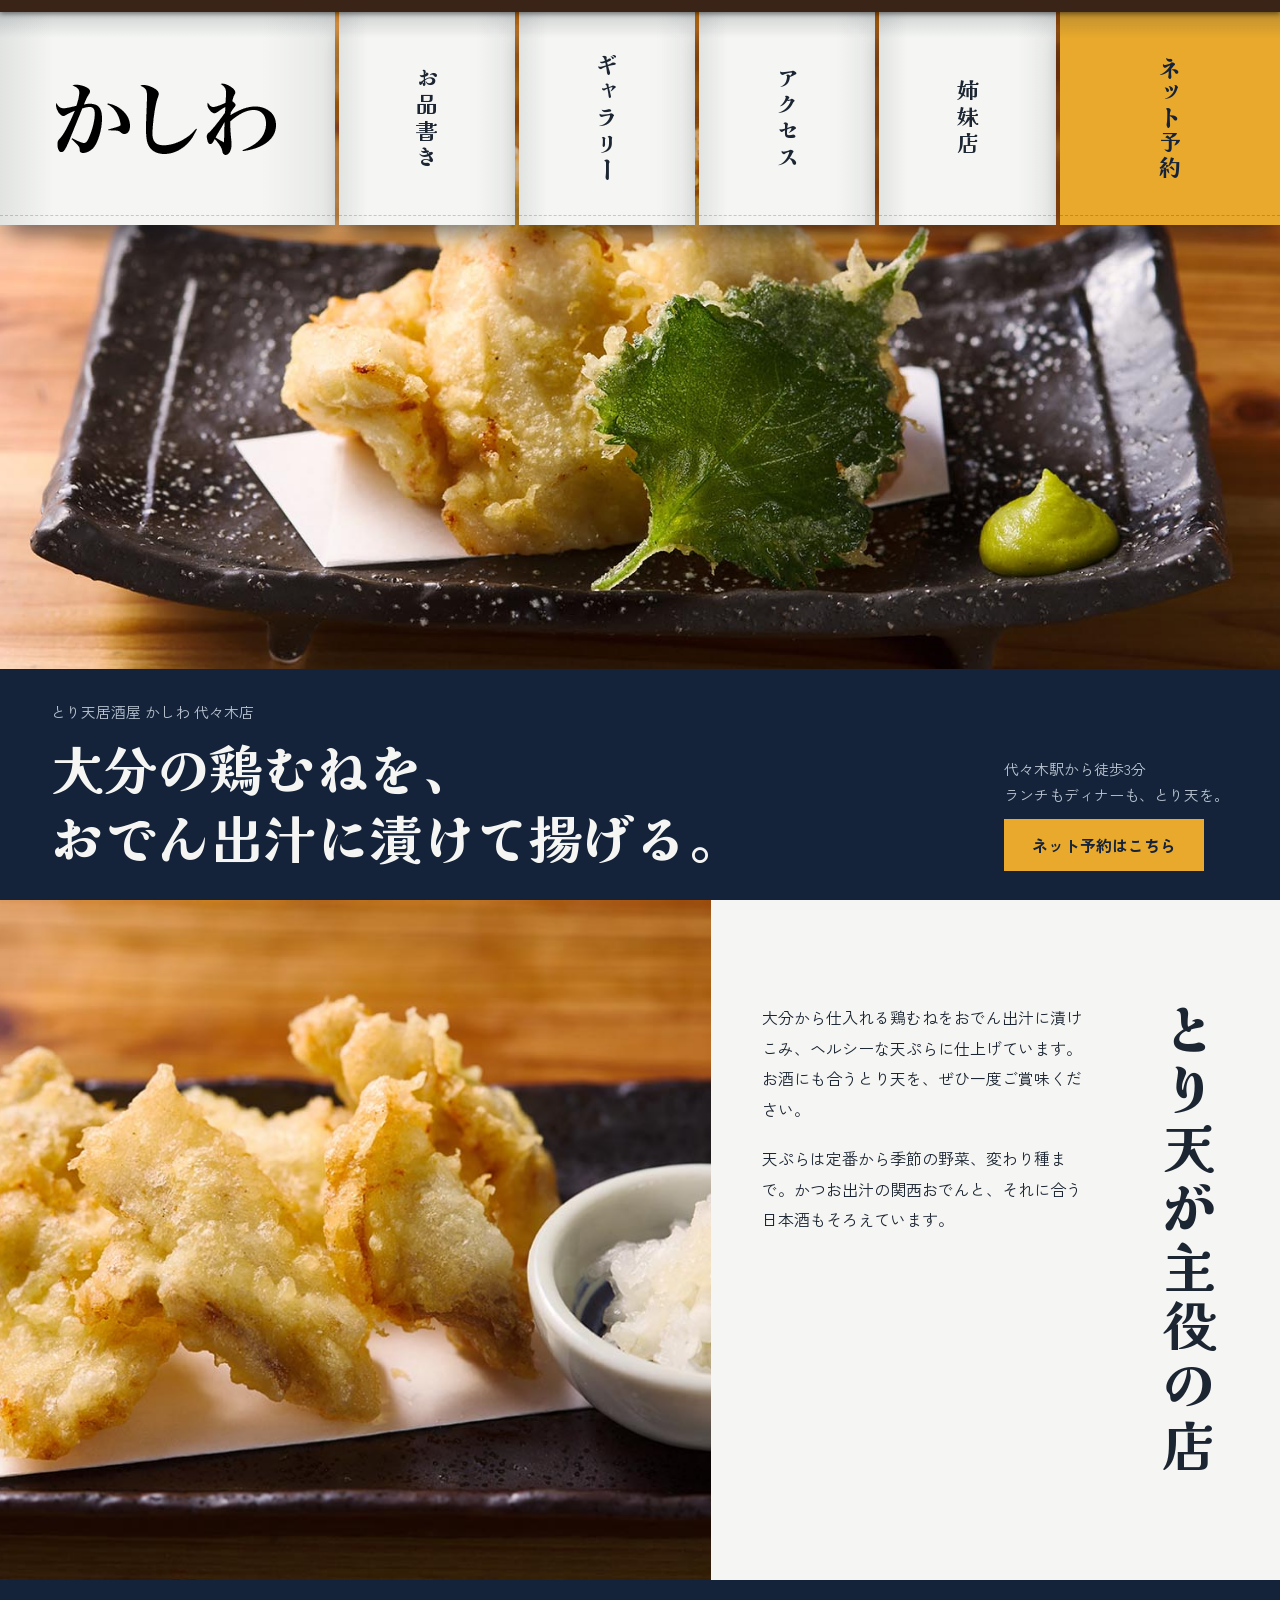
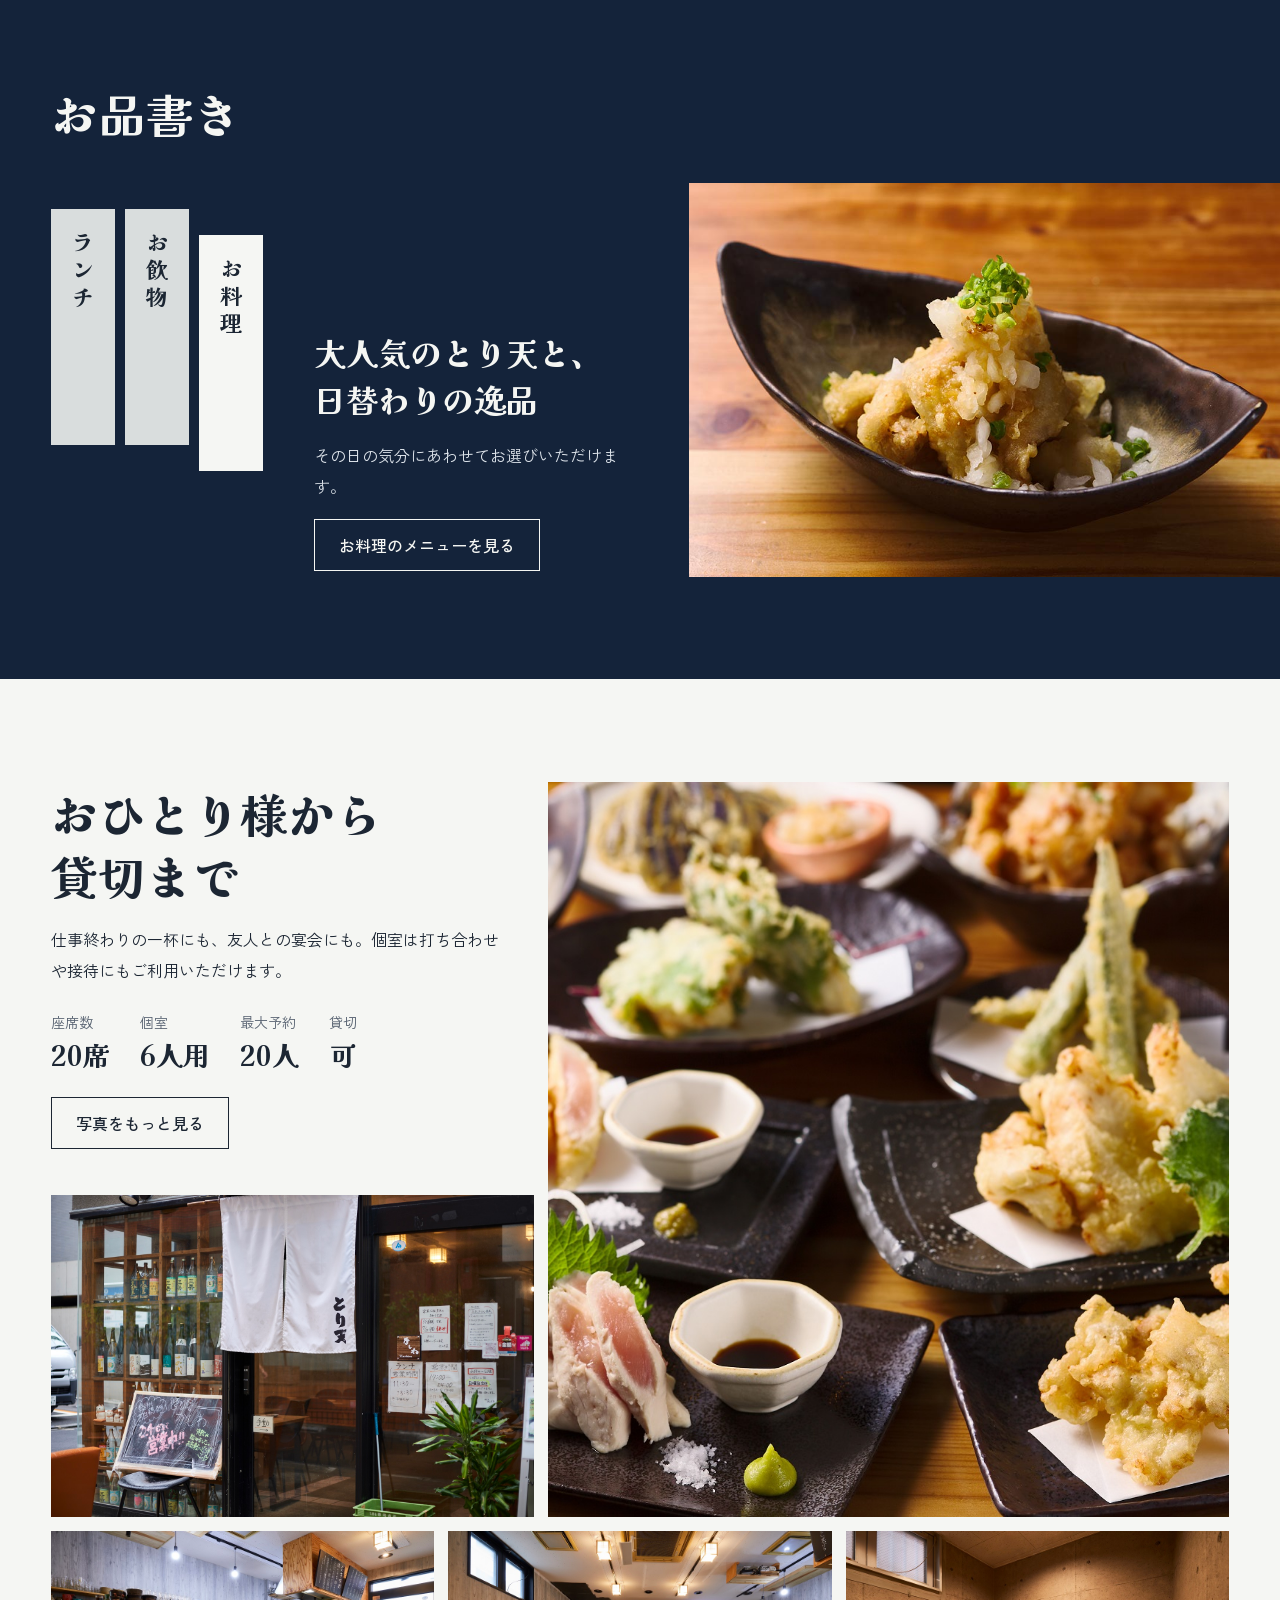
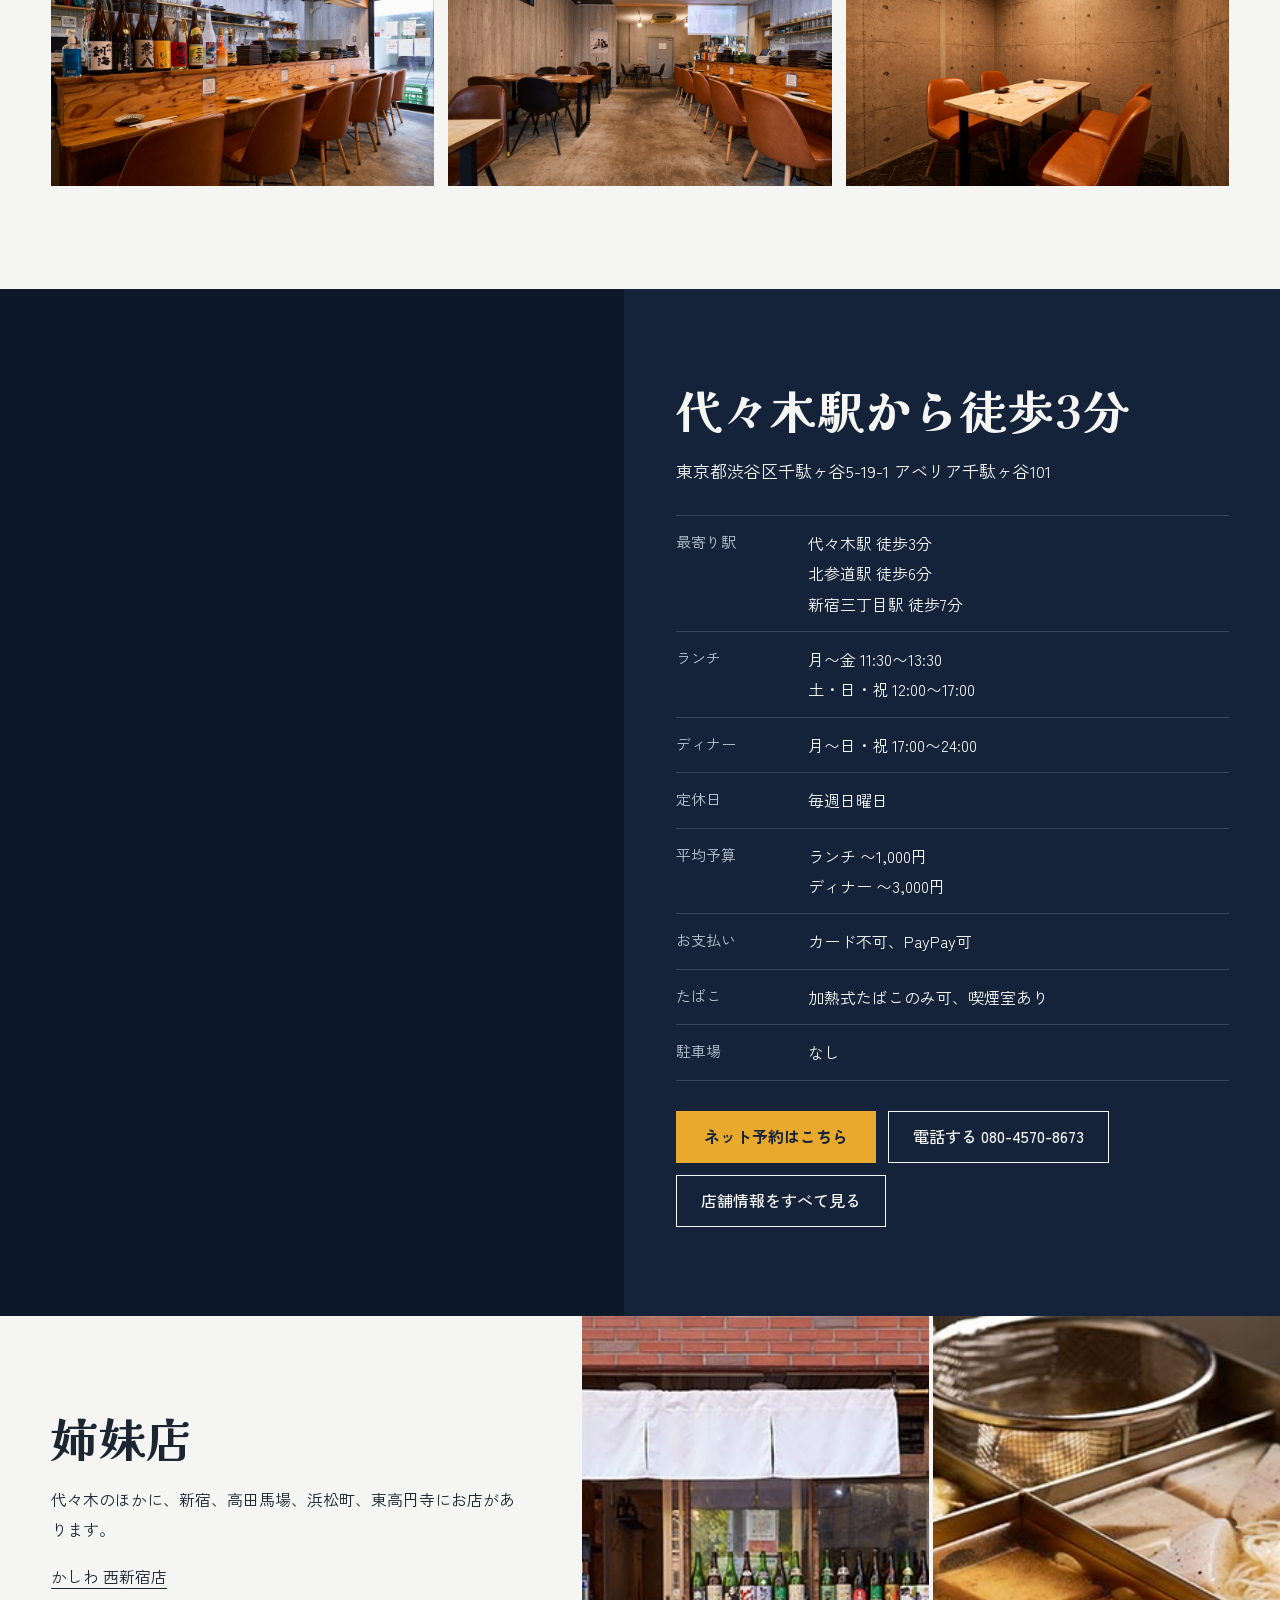
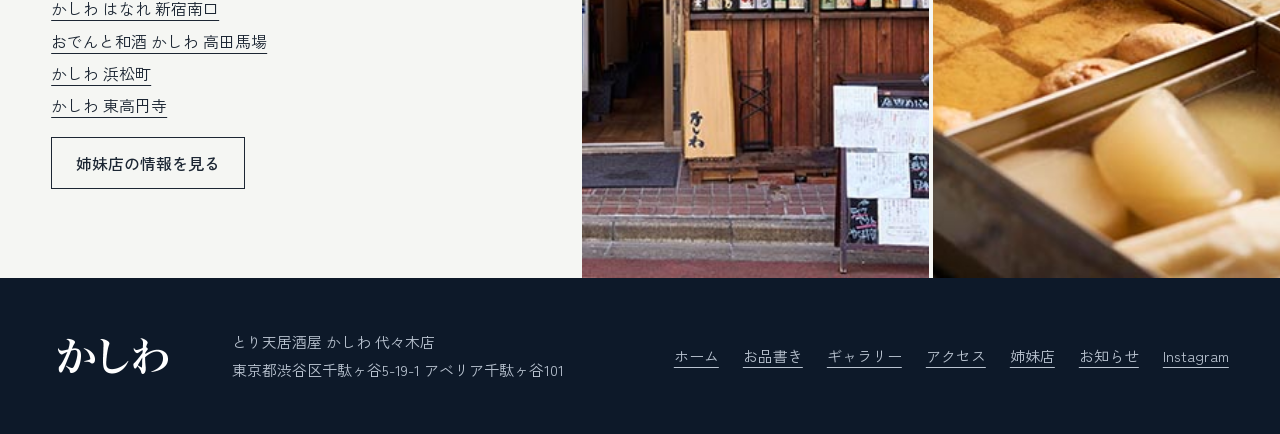
<file: index.html>
<!doctype html>
<html lang="ja">
<head>
<meta charset="utf-8">
<meta name="robots" content="noindex, nofollow">
<meta name="viewport" content="width=device-width, initial-scale=1">
<title>天ぷら、とり天 居酒屋かしわ　代々木店｜代々木駅から徒歩3分の居酒屋</title>
<meta name="description" content="自慢のとり天・かしわ天と多彩な天ぷら、関西おでんとそれに合う日本酒が楽しめる居酒屋です。とり天・かしわ天は、大分から仕入れる鶏むね使用、関西おでんはかつおだしのおでん出汁。天ぷらは定番から季節野菜、変わり種まで豊富にご用意しております。">
<meta property="og:title" content="天ぷら、とり天 居酒屋かしわ　代々木店｜代々木駅から徒歩3分の居酒屋">
<meta property="og:type" content="website">
<meta property="og:url" content="https://kashiwa-group.com">
<meta property="og:image" content="https://kashiwa-group.com/img/og.png">
<link rel="icon" type="image/x-icon" href="https://kashiwa-group.com/img/favicon.ico">
<link rel="preconnect" href="https://fonts.googleapis.com">
<link rel="preconnect" href="https://fonts.gstatic.com" crossorigin>
<link href="https://fonts.googleapis.com/css2?family=Kaisei+Tokumin:wght@500;700;800&family=Zen+Kaku+Gothic+New:wght@400;500;700&display=swap" rel="stylesheet">
<link rel="stylesheet" href="css/site.css">
</head>
<body id="top">

<div class="bar" id="bar">
  <a class="bar__logo" href="index.html"><img src="img/logo_w.png" alt="かしわ" width="250" height="120"></a>
  <nav class="bar__links" aria-label="サイト内メニュー">
    <a href="menu.html">お品書き</a>
    <a href="gallery.html">ギャラリー</a>
    <a href="access.html">アクセス</a>
    <a href="sister.html">姉妹店</a>
    <a href="news.html">お知らせ</a>
  </nav>
  <a class="btn-reserve" href="#access" data-reserve>ネット予約はこちら</a>
  <button class="bar__menu" type="button" data-open-nav>メニュー</button>
</div>

<header class="hero">
  <div class="hero__stage">
    <img class="hero__photo" src="img/main2.jpg" alt="黒い器に盛られた揚げたてのとり天と大葉" width="1500" height="1000" fetchpriority="high">
    <nav class="noren" aria-label="メインメニュー">
      <a class="noren__panel noren__panel--logo" style="--i:0" href="index.html"><img src="img/logo.png" alt="かしわ ホームへ" width="250" height="120"></a>
      <a class="noren__panel noren__panel--link" style="--i:1" href="menu.html"><span class="noren__label">お品書き</span></a>
      <a class="noren__panel noren__panel--link" style="--i:2" href="gallery.html"><span class="noren__label">ギャラリー</span></a>
      <a class="noren__panel noren__panel--link" style="--i:3" href="access.html"><span class="noren__label">アクセス</span></a>
      <a class="noren__panel noren__panel--link" style="--i:4" href="sister.html"><span class="noren__label">姉妹店</span></a>
      <button class="noren__panel noren__menu" style="--i:1" type="button" data-open-nav><span class="noren__label">メニュー</span></button>
      <a class="noren__panel noren__panel--reserve" style="--i:5" href="#access" data-reserve><span class="noren__label">ネット予約</span></a>
    </nav>
  </div>
  <div class="hero__band">
    <div>
      <p class="hero__name">とり天居酒屋 かしわ 代々木店</p>
      <h1 class="hero__title"><span>大分の鶏むねを、</span><span>おでん出汁に漬けて揚げる。</span></h1>
    </div>
    <div class="hero__side">
      <p>代々木駅から徒歩3分<br>ランチもディナーも、とり天を。</p>
      <a class="btn-reserve" href="#access" data-reserve>ネット予約はこちら</a>
    </div>
  </div>
</header>

<main>
  <section class="story" aria-labelledby="story-title">
    <img class="story__photo" src="img/top_concept.jpg" alt="大根おろしを添えたとり天" width="1000" height="667" loading="lazy">
    <div class="story__body">
      <h2 class="h2 story__title" id="story-title">とり天が主役の店</h2>
      <div class="story__text">
        <p>大分から仕入れる鶏むねをおでん出汁に漬けこみ、ヘルシーな天ぷらに仕上げています。お酒にも合うとり天を、ぜひ一度ご賞味ください。</p>
        <p>天ぷらは定番から季節の野菜、変わり種まで。かつお出汁の関西おでんと、それに合う日本酒もそろえています。</p>
      </div>
    </div>
  </section>

  <section class="menu" id="menu" aria-labelledby="menu-title">
    <h2 class="h2" id="menu-title">お品書き</h2>
    <div class="menu__layout">
      <div class="menu__tabs" role="tablist" aria-label="お品書きの種類">
        <button class="tanzaku" role="tab" id="tab-food" aria-controls="panel-food" aria-selected="true" type="button">お料理</button>
        <button class="tanzaku" role="tab" id="tab-drink" aria-controls="panel-drink" aria-selected="false" tabindex="-1" type="button">お飲物</button>
        <button class="tanzaku" role="tab" id="tab-lunch" aria-controls="panel-lunch" aria-selected="false" tabindex="-1" type="button">ランチ</button>
      </div>
      <div>
        <div class="menu__panel" role="tabpanel" id="panel-food" aria-labelledby="tab-food">
          <div class="menu__copy">
            <h3><span>大人気のとり天と、</span><span>日替わりの逸品</span></h3>
            <p>その日の気分にあわせてお選びいただけます。</p>
            <a class="btn-line" href="menu.html">お料理のメニューを見る</a>
          </div>
          <img src="img/top_food.jpg" alt="ねぎと大根おろしをのせたとり天" width="1000" height="667" loading="lazy">
        </div>
        <div class="menu__panel" role="tabpanel" id="panel-drink" aria-labelledby="tab-drink">
          <div class="menu__copy">
            <h3>日本酒は1杯500円</h3>
            <p>銘柄は随時変わります。店主が料理に合わせて選んだお酒をどうぞ。</p>
            <a class="btn-line" href="drink.html">お飲物のメニューを見る</a>
          </div>
          <img src="img/top_drink.jpg" alt="カウンターに並ぶ日本酒の瓶" width="1000" height="666" loading="lazy">
        </div>
        <div class="menu__panel" role="tabpanel" id="panel-lunch" aria-labelledby="tab-lunch">
          <div class="menu__copy">
            <h3>昼も、絶品のとり天を</h3>
            <p>代々木店はランチ営業も行っています。</p>
            <a class="btn-line" href="lunch.html">ランチのメニューを見る</a>
          </div>
          <img src="img/top_lunch.jpg" alt="断面の美しい天ぷらと塩、わさび" width="1000" height="667" loading="lazy">
        </div>
      </div>
    </div>
  </section>

  <section class="seats" id="seats" aria-labelledby="seats-title">
    <div class="seats__grid">
      <div class="seats__intro">
        <h2 class="h2" id="seats-title">おひとり様から<br>貸切まで</h2>
        <p>仕事終わりの一杯にも、友人との宴会にも。個室は打ち合わせや接待にもご利用いただけます。</p>
        <dl class="seats__facts">
          <div><dt>座席数</dt><dd>20席</dd></div>
          <div><dt>個室</dt><dd>6人用</dd></div>
          <div><dt>最大予約</dt><dd>20人</dd></div>
          <div><dt>貸切</dt><dd>可</dd></div>
        </dl>
        <div class="link-row"><a class="btn-line" href="gallery.html">写真をもっと見る</a></div>
      </div>
      <figure class="seats__a"><img src="img/main1.jpg" alt="とり天や刺身、天ぷらが並ぶテーブル" width="1500" height="1000" loading="lazy"></figure>
      <figure class="seats__b"><img src="img/main3.jpg" alt="白い暖簾がかかる店の入口" width="1500" height="1000" loading="lazy"></figure>
      <figure class="seats__c"><img src="img/ga12.jpg" alt="日本酒が並ぶカウンター席" width="1000" height="666" loading="lazy"></figure>
      <figure class="seats__d"><img src="img/ga10.jpg" alt="カウンターとテーブルが並ぶ店内" width="1000" height="666" loading="lazy"></figure>
      <figure class="seats__e"><img src="img/ga11.jpg" alt="テーブルを囲む個室" width="1000" height="666" loading="lazy"></figure>
    </div>
  </section>

  <section class="access" id="access" aria-labelledby="access-title">
    <div class="access__map">
      <iframe title="かしわ 代々木店の地図" src="https://www.google.com/maps/embed?pb=!1m18!1m12!1m3!1d3240.7719314664123!2d139.7019446147462!3d35.68261733750439!2m3!1f0!2f0!3f0!3m2!1i1024!2i768!4f13.1!3m3!1m2!1s0x60188dd9048d01e9%3A0x3f8f5f92facd9da6!2z44Go44KK5aSp5bGF6YWS5bGL44GL44GX44KP5Luj44CF5pyo!5e0!3m2!1sja!2sjp!4v1658489097277!5m2!1sja!2sjp" loading="lazy" referrerpolicy="no-referrer-when-downgrade"></iframe>
    </div>
    <div class="access__body">
      <h2 class="h2" id="access-title">代々木駅から徒歩3分</h2>
      <p class="access__addr">東京都渋谷区千駄ヶ谷5-19-1 アベリア千駄ヶ谷101</p>
      <dl class="info">
        <div><dt>最寄り駅</dt><dd>代々木駅 徒歩3分<br>北参道駅 徒歩6分<br>新宿三丁目駅 徒歩7分</dd></div>
        <div><dt>ランチ</dt><dd>月〜金 11:30〜13:30<br>土・日・祝 12:00〜17:00</dd></div>
        <div><dt>ディナー</dt><dd>月〜日・祝 17:00〜24:00</dd></div>
        <div><dt>定休日</dt><dd>毎週日曜日</dd></div>
        <div><dt>平均予算</dt><dd>ランチ 〜1,000円<br>ディナー 〜3,000円</dd></div>
        <div><dt>お支払い</dt><dd>カード不可、PayPay可</dd></div>
        <div><dt>たばこ</dt><dd>加熱式たばこのみ可、喫煙室あり</dd></div>
        <div><dt>駐車場</dt><dd>なし</dd></div>
      </dl>
      <div class="access__cta">
        <a class="btn-reserve" href="#access" data-reserve>ネット予約はこちら</a>
        <a class="btn-line" href="tel:080-4570-8673">電話する 080-4570-8673</a>
        <a class="btn-line" href="access.html">店舗情報をすべて見る</a>
      </div>
    </div>
  </section>

  <section class="sister" id="sister" aria-labelledby="sister-title">
    <div class="sister__body">
      <h2 class="h2" id="sister-title">姉妹店</h2>
      <p>代々木のほかに、新宿、高田馬場、浜松町、東高円寺にお店があります。</p>
      <ul class="sister__list">
        <li><a href="sister.html#nishishinjuku">かしわ 西新宿店</a></li>
        <li><a href="sister.html#hanare">かしわ はなれ 新宿南口</a></li>
        <li><a href="sister.html#takadanobaba">おでんと和酒 かしわ 高田馬場</a></li>
        <li><a href="sister.html#hamamatsucho">かしわ 浜松町</a></li>
        <li><a href="sister.html#higashikoenji">かしわ 東高円寺</a></li>
      </ul>
      <a class="btn-line" href="sister.html">姉妹店の情報を見る</a>
    </div>
    <div class="sister__photos">
      <img src="img/store2.jpg" alt="高田馬場店の外観" width="600" height="400" loading="lazy">
      <img src="img/special03.jpg" alt="仕切り鍋で煮えるおでん" width="600" height="400" loading="lazy">
    </div>
  </section>
</main>

<footer class="foot">
  <img src="img/logo_w.png" alt="かしわ" width="250" height="120" loading="lazy">
  <p>とり天居酒屋 かしわ 代々木店<br>東京都渋谷区千駄ヶ谷5-19-1 アベリア千駄ヶ谷101</p>
  <div class="foot__nav">
    <a href="index.html">ホーム</a>
    <a href="menu.html">お品書き</a>
    <a href="gallery.html">ギャラリー</a>
    <a href="access.html">アクセス</a>
    <a href="sister.html">姉妹店</a>
    <a href="news.html">お知らせ</a>
    <a href="https://www.instagram.com/kashiwayoyogiten/?hl=ja" target="_blank" rel="noopener noreferrer">Instagram</a>
  </div>
</footer>

<div class="dock">
  <a class="dock__tel" href="tel:080-4570-8673">電話する</a>
  <a class="dock__reserve" href="#access" data-reserve>ネット予約はこちら</a>
</div>

<dialog id="reserveDialog" aria-labelledby="reserve-title">
  <div class="dlg">
    <h2 id="reserve-title">ネット予約は準備中です</h2>
    <p>お電話でご予約いただけます。</p>
    <div class="dlg__actions">
      <a class="btn-reserve" href="tel:080-4570-8673">電話する 080-4570-8673</a>
      <button class="btn-line dlg__close" type="button" data-close>閉じる</button>
    </div>
  </div>
</dialog>

<dialog id="navDialog" aria-label="メニュー">
  <div class="nav-top"><button class="dlg__close" type="button" data-close>閉じる</button></div>
  <nav class="nav-list">
    <a href="index.html">ホーム</a>
    <a href="menu.html">お品書き</a>
    <a href="gallery.html">ギャラリー</a>
    <a href="access.html">アクセス</a>
    <a href="sister.html">姉妹店</a>
    <a href="news.html">お知らせ</a>
  </nav>
</dialog>

<script src="js/site.js"></script>
</body>
</html>
</file>
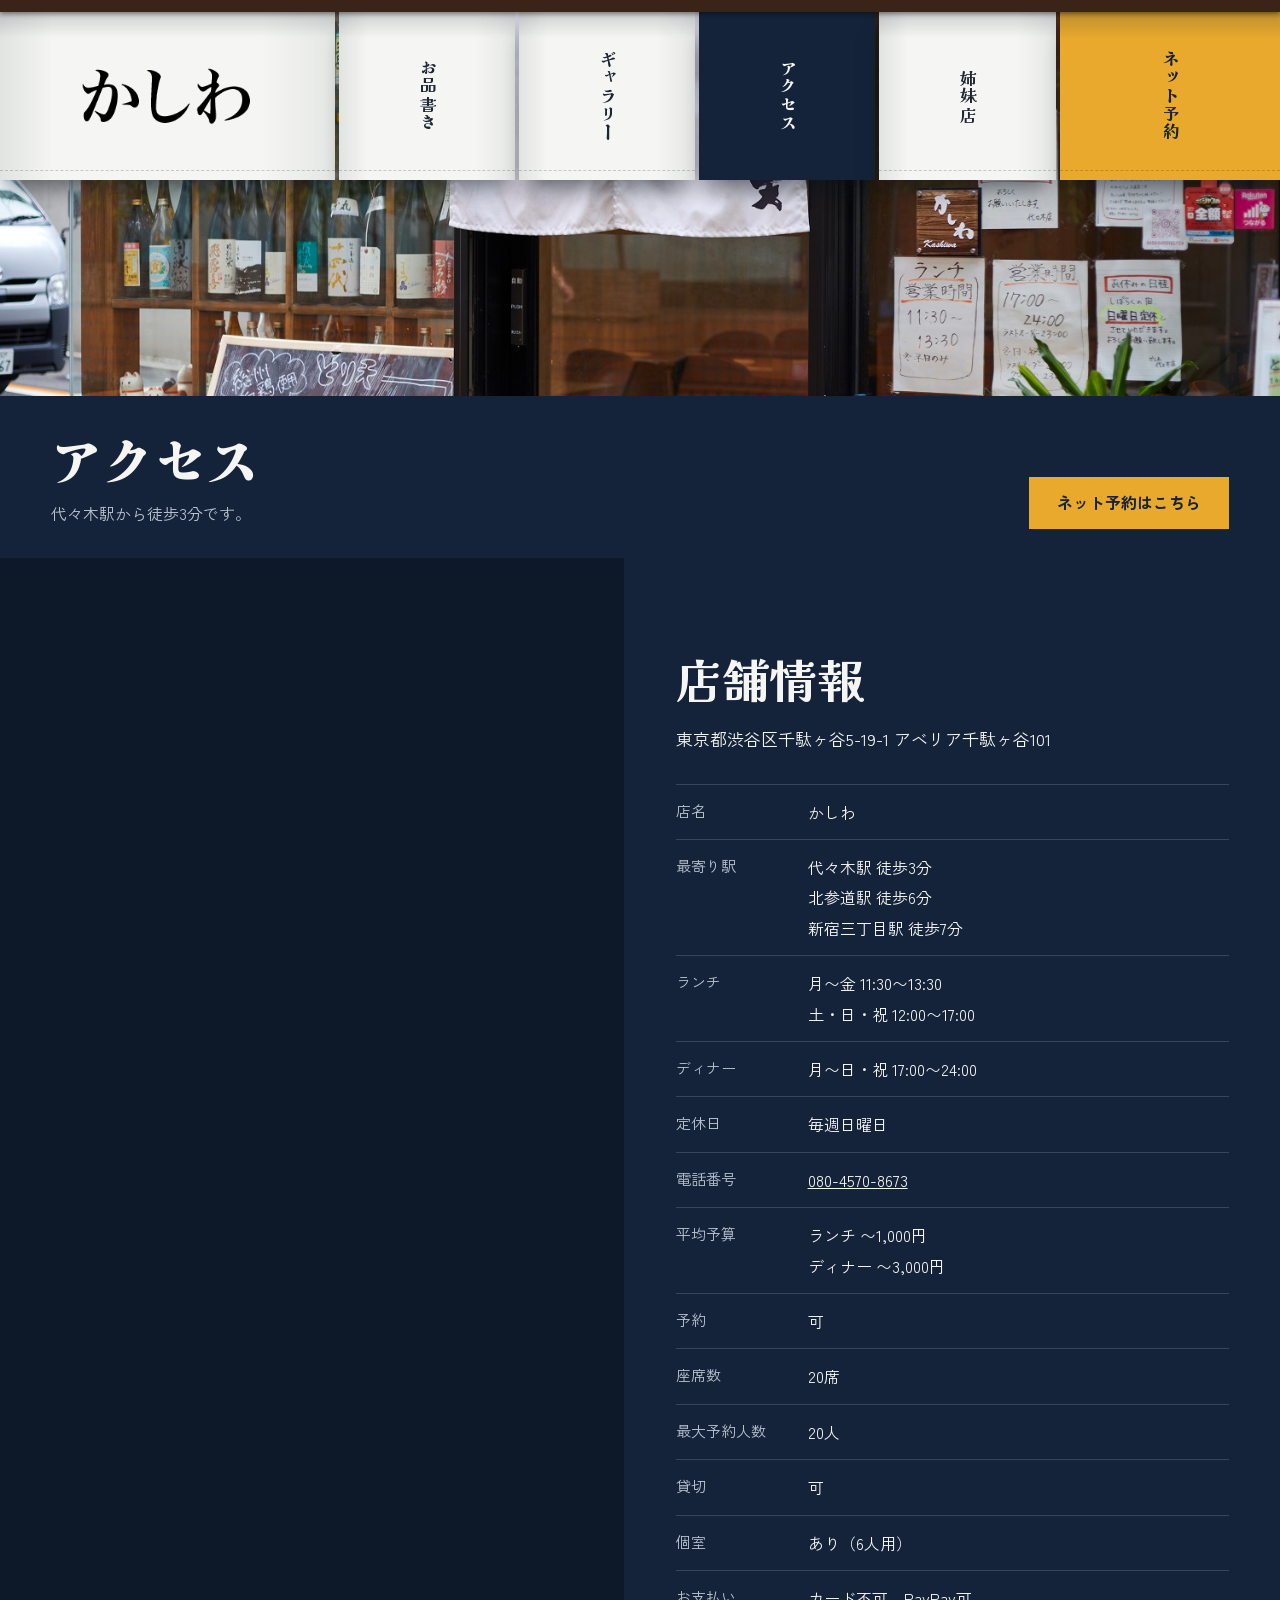
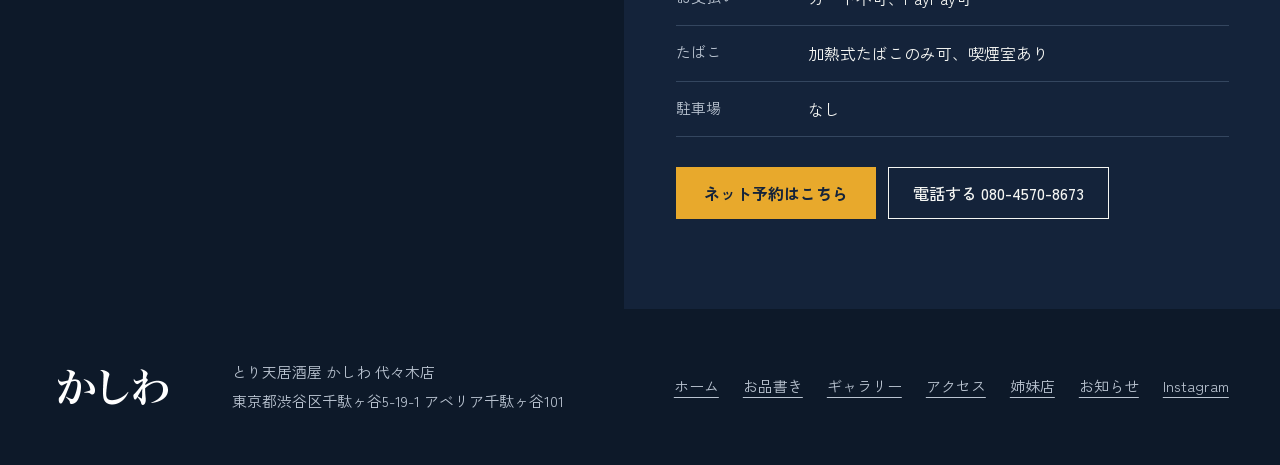
<file: access.html>
<!doctype html>
<html lang="ja">
<head>
<meta charset="utf-8">
<meta name="robots" content="noindex, nofollow">
<meta name="viewport" content="width=device-width, initial-scale=1">
<link rel="icon" type="image/x-icon" href="https://kashiwa-group.com/img/favicon.ico">
<link rel="preconnect" href="https://fonts.googleapis.com">
<link rel="preconnect" href="https://fonts.gstatic.com" crossorigin>
<link href="https://fonts.googleapis.com/css2?family=Kaisei+Tokumin:wght@500;700;800&family=Zen+Kaku+Gothic+New:wght@400;500;700&display=swap" rel="stylesheet">
<link rel="stylesheet" href="css/site.css">
<title>アクセス｜とり天居酒屋 かしわ 代々木店</title>
<meta name="description" content="代々木駅徒歩3分。東京都渋谷区千駄ヶ谷5-19-1 アベリア千駄ヶ谷101。営業時間と店舗情報です。">
<meta property="og:title" content="アクセス｜とり天居酒屋 かしわ 代々木店">
<meta property="og:type" content="website">
<meta property="og:image" content="https://kashiwa-group.com/img/og.png">
</head>
<body id="top">

<div class="bar" id="bar">
  <a class="bar__logo" href="index.html"><img src="img/logo_w.png" alt="かしわ" width="250" height="120"></a>
  <nav class="bar__links" aria-label="サイト内メニュー">
    <a href="menu.html">お品書き</a>
    <a href="gallery.html">ギャラリー</a>
    <a href="access.html" aria-current="page">アクセス</a>
    <a href="sister.html">姉妹店</a>
    <a href="news.html">お知らせ</a>
  </nav>
  <a class="btn-reserve" href="access.html" data-reserve>ネット予約はこちら</a>
  <button class="bar__menu" type="button" data-open-nav>メニュー</button>
</div>

<header class="hero hero--sub">
  <div class="hero__stage">
    <img class="hero__photo" style="--focus:50% 40%" src="img/main3.jpg" alt="白い暖簾がかかる店の入口" width="1000" height="667" fetchpriority="high">
    <nav class="noren" aria-label="メインメニュー">
      <a class="noren__panel noren__panel--logo" style="--i:0" href="index.html"><img src="img/logo.png" alt="かしわ ホームへ" width="250" height="120"></a>
      <a class="noren__panel noren__panel--link" style="--i:1" href="menu.html"><span class="noren__label">お品書き</span></a>
      <a class="noren__panel noren__panel--link" style="--i:2" href="gallery.html"><span class="noren__label">ギャラリー</span></a>
      <a class="noren__panel noren__panel--link" style="--i:3" href="access.html" aria-current="page"><span class="noren__label">アクセス</span></a>
      <a class="noren__panel noren__panel--link" style="--i:4" href="sister.html"><span class="noren__label">姉妹店</span></a>
      <button class="noren__panel noren__menu" style="--i:1" type="button" data-open-nav><span class="noren__label">メニュー</span></button>
      <a class="noren__panel noren__panel--reserve" style="--i:5" href="access.html" data-reserve><span class="noren__label">ネット予約</span></a>
    </nav>
  </div>
  <div class="hero__band">
    <div>
      <h1 class="hero__title">アクセス</h1>
      <p class="hero__lead">代々木駅から徒歩3分です。</p>
    </div>
    <div class="hero__side">
      <a class="btn-reserve" href="access.html" data-reserve>ネット予約はこちら</a>
    </div>
  </div>
</header>

<main>
  <section class="access" aria-labelledby="access-title">
    <div class="access__map">
      <iframe title="かしわ 代々木店の地図" src="https://www.google.com/maps/embed?pb=!1m18!1m12!1m3!1d3240.7719314664123!2d139.7019446147462!3d35.68261733750439!2m3!1f0!2f0!3f0!3m2!1i1024!2i768!4f13.1!3m3!1m2!1s0x60188dd9048d01e9%3A0x3f8f5f92facd9da6!2z44Go44KK5aSp5bGF6YWS5bGL44GL44GX44KP5Luj44CF5pyo!5e0!3m2!1sja!2sjp!4v1658489097277!5m2!1sja!2sjp" loading="lazy" referrerpolicy="no-referrer-when-downgrade"></iframe>
    </div>
    <div class="access__body">
      <h2 class="h2" id="access-title">店舗情報</h2>
      <p class="access__addr">東京都渋谷区千駄ヶ谷5-19-1 アベリア千駄ヶ谷101</p>
      <dl class="info">
        <div><dt>店名</dt><dd>かしわ</dd></div>
        <div><dt>最寄り駅</dt><dd>代々木駅 徒歩3分<br>北参道駅 徒歩6分<br>新宿三丁目駅 徒歩7分</dd></div>
        <div><dt>ランチ</dt><dd>月〜金 11:30〜13:30<br>土・日・祝 12:00〜17:00</dd></div>
        <div><dt>ディナー</dt><dd>月〜日・祝 17:00〜24:00</dd></div>
        <div><dt>定休日</dt><dd>毎週日曜日</dd></div>
        <div><dt>電話番号</dt><dd><a href="tel:080-4570-8673">080-4570-8673</a></dd></div>
        <div><dt>平均予算</dt><dd>ランチ 〜1,000円<br>ディナー 〜3,000円</dd></div>
        <div><dt>予約</dt><dd>可</dd></div>
        <div><dt>座席数</dt><dd>20席</dd></div>
        <div><dt>最大予約人数</dt><dd>20人</dd></div>
        <div><dt>貸切</dt><dd>可</dd></div>
        <div><dt>個室</dt><dd>あり（6人用）</dd></div>
        <div><dt>お支払い</dt><dd>カード不可、PayPay可</dd></div>
        <div><dt>たばこ</dt><dd>加熱式たばこのみ可、喫煙室あり</dd></div>
        <div><dt>駐車場</dt><dd>なし</dd></div>
      </dl>
      <div class="access__cta">
        <a class="btn-reserve" href="access.html" data-reserve>ネット予約はこちら</a>
        <a class="btn-line" href="tel:080-4570-8673">電話する 080-4570-8673</a>
      </div>
    </div>
  </section>
</main>

<footer class="foot">
  <img src="img/logo_w.png" alt="かしわ" width="250" height="120" loading="lazy">
  <p>とり天居酒屋 かしわ 代々木店<br>東京都渋谷区千駄ヶ谷5-19-1 アベリア千駄ヶ谷101</p>
  <div class="foot__nav">
    <a href="index.html">ホーム</a>
    <a href="menu.html">お品書き</a>
    <a href="gallery.html">ギャラリー</a>
    <a href="access.html">アクセス</a>
    <a href="sister.html">姉妹店</a>
    <a href="news.html">お知らせ</a>
    <a href="https://www.instagram.com/kashiwayoyogiten/?hl=ja" target="_blank" rel="noopener noreferrer">Instagram</a>
  </div>
</footer>

<div class="dock">
  <a class="dock__tel" href="tel:080-4570-8673">電話する</a>
  <a class="dock__reserve" href="access.html" data-reserve>ネット予約はこちら</a>
</div>

<dialog id="reserveDialog" aria-labelledby="reserve-title">
  <div class="dlg">
    <h2 id="reserve-title">ネット予約は準備中です</h2>
    <p>お電話でご予約いただけます。</p>
    <div class="dlg__actions">
      <a class="btn-reserve" href="tel:080-4570-8673">電話する 080-4570-8673</a>
      <button class="btn-line dlg__close" type="button" data-close>閉じる</button>
    </div>
  </div>
</dialog>

<dialog id="navDialog" aria-label="メニュー">
  <div class="nav-top"><button class="dlg__close" type="button" data-close>閉じる</button></div>
  <nav class="nav-list">
    <a href="index.html">ホーム</a>
    <a href="menu.html">お品書き</a>
    <a href="gallery.html">ギャラリー</a>
    <a href="access.html">アクセス</a>
    <a href="sister.html">姉妹店</a>
    <a href="news.html">お知らせ</a>
  </nav>
</dialog>

<script src="js/site.js"></script>
</body>
</html>
</file>
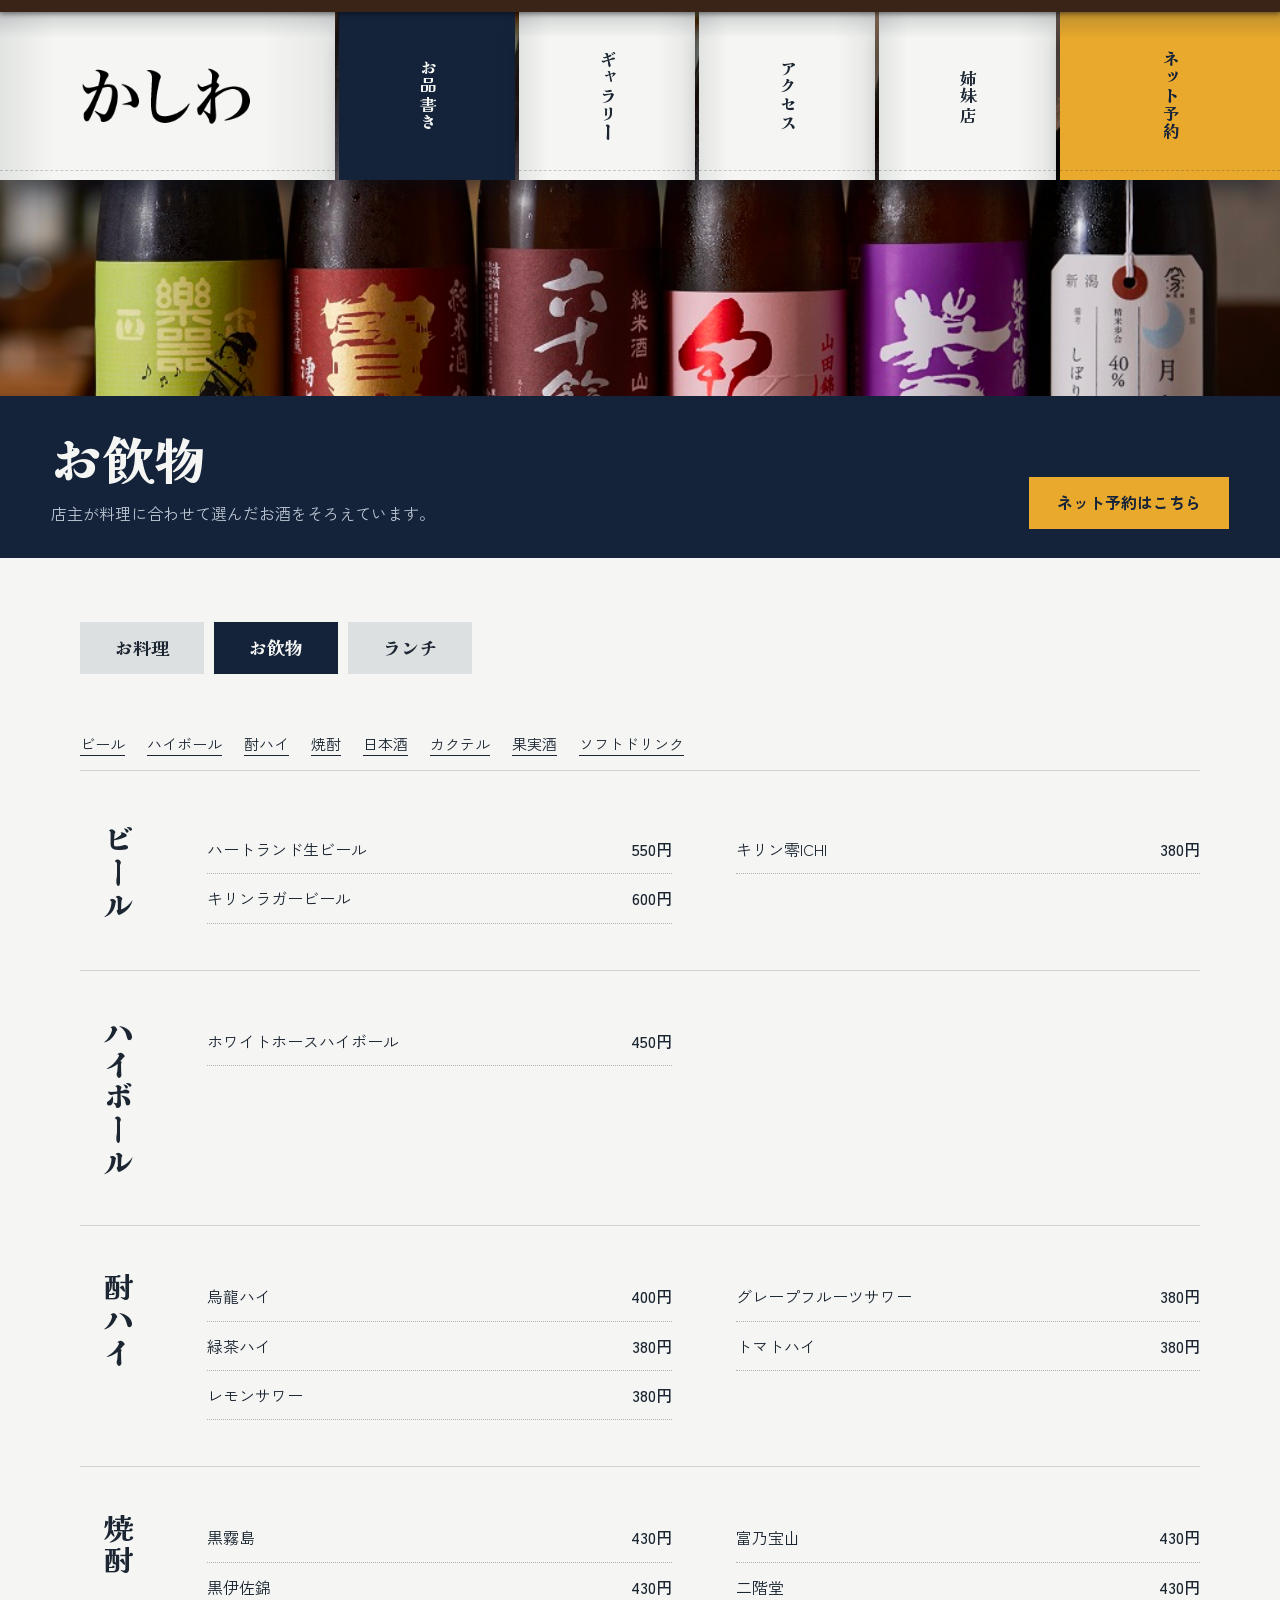
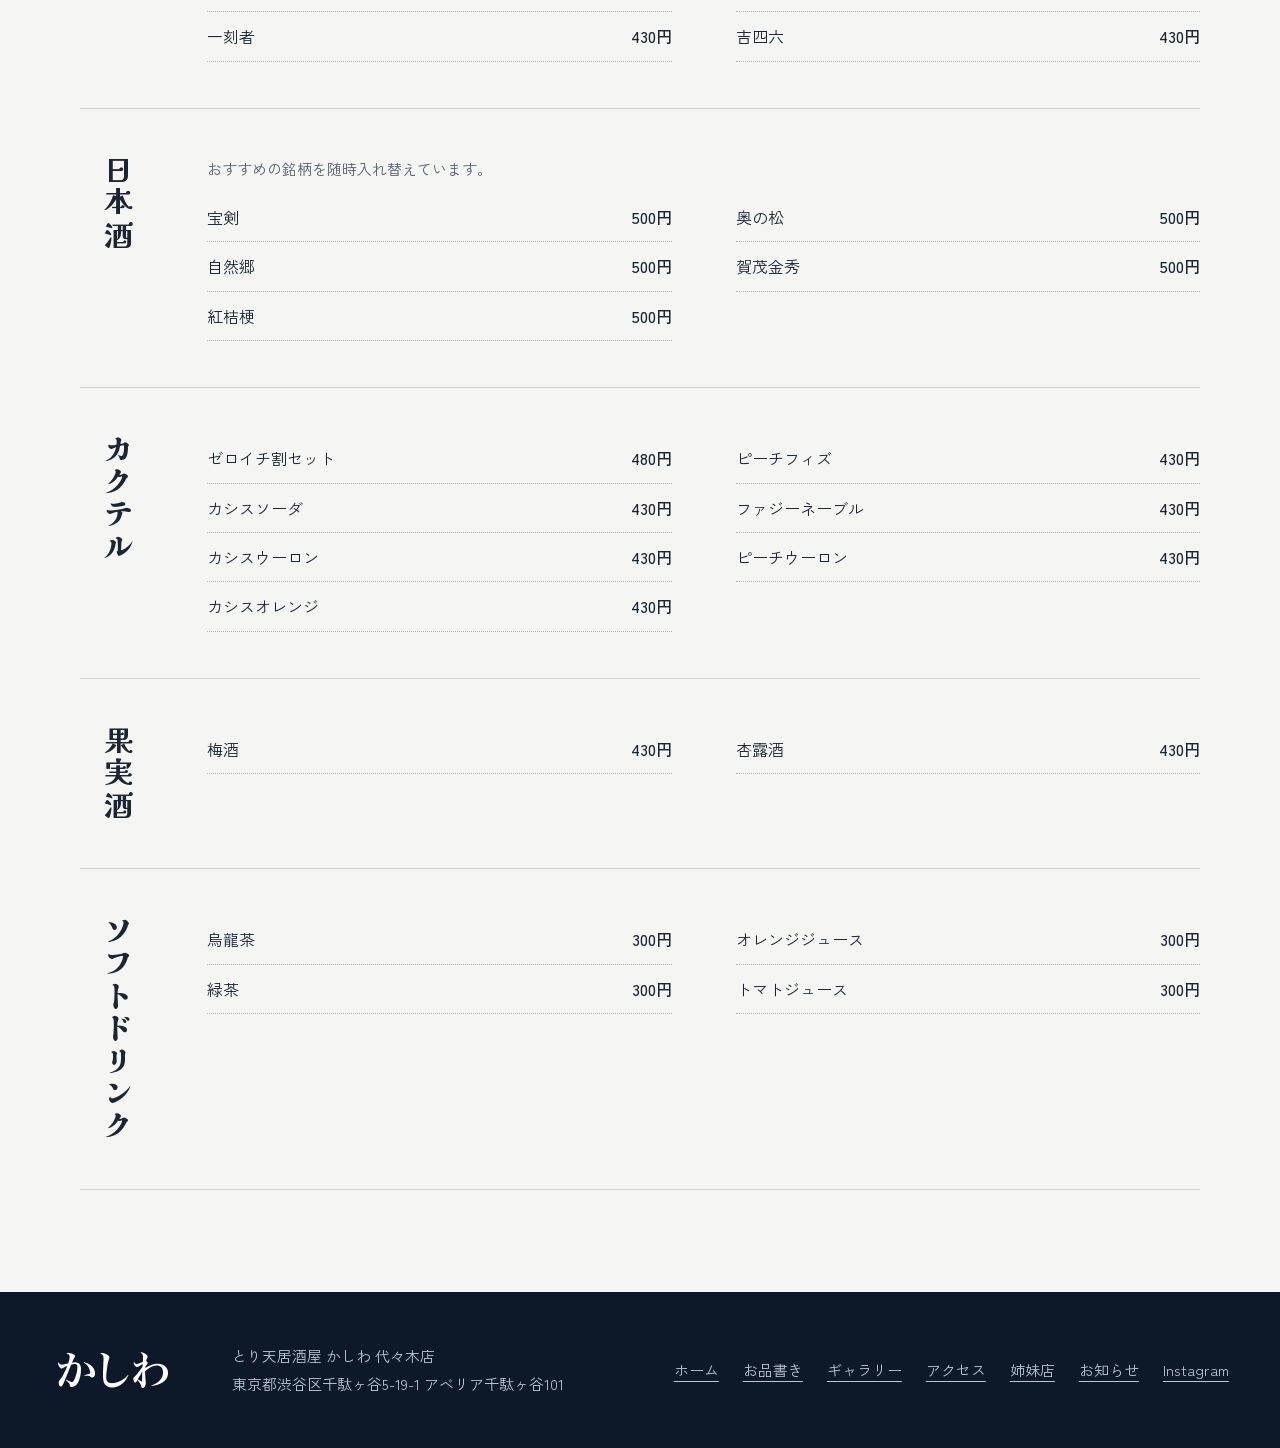
<file: drink.html>
<!doctype html>
<html lang="ja">
<head>
<meta charset="utf-8">
<meta name="robots" content="noindex, nofollow">
<meta name="viewport" content="width=device-width, initial-scale=1">
<link rel="icon" type="image/x-icon" href="https://kashiwa-group.com/img/favicon.ico">
<link rel="preconnect" href="https://fonts.googleapis.com">
<link rel="preconnect" href="https://fonts.gstatic.com" crossorigin>
<link href="https://fonts.googleapis.com/css2?family=Kaisei+Tokumin:wght@500;700;800&family=Zen+Kaku+Gothic+New:wght@400;500;700&display=swap" rel="stylesheet">
<link rel="stylesheet" href="css/site.css">
<title>お飲物｜とり天居酒屋 かしわ 代々木店</title>
<meta name="description" content="日本酒は1杯500円。焼酎、ビール、サワーまで。代々木のとり天居酒屋かしわのドリンクメニューです。">
<meta property="og:title" content="お飲物｜とり天居酒屋 かしわ 代々木店">
<meta property="og:type" content="website">
<meta property="og:image" content="https://kashiwa-group.com/img/og.png">
</head>
<body id="top">

<div class="bar" id="bar">
  <a class="bar__logo" href="index.html"><img src="img/logo_w.png" alt="かしわ" width="250" height="120"></a>
  <nav class="bar__links" aria-label="サイト内メニュー">
    <a href="menu.html" aria-current="page">お品書き</a>
    <a href="gallery.html">ギャラリー</a>
    <a href="access.html">アクセス</a>
    <a href="sister.html">姉妹店</a>
    <a href="news.html">お知らせ</a>
  </nav>
  <a class="btn-reserve" href="access.html" data-reserve>ネット予約はこちら</a>
  <button class="bar__menu" type="button" data-open-nav>メニュー</button>
</div>

<header class="hero hero--sub">
  <div class="hero__stage">
    <img class="hero__photo" style="--focus:50% 55%" src="img/top_drink.jpg" alt="カウンターに並ぶ日本酒の瓶" width="1000" height="667" fetchpriority="high">
    <nav class="noren" aria-label="メインメニュー">
      <a class="noren__panel noren__panel--logo" style="--i:0" href="index.html"><img src="img/logo.png" alt="かしわ ホームへ" width="250" height="120"></a>
      <a class="noren__panel noren__panel--link" style="--i:1" href="menu.html" aria-current="page"><span class="noren__label">お品書き</span></a>
      <a class="noren__panel noren__panel--link" style="--i:2" href="gallery.html"><span class="noren__label">ギャラリー</span></a>
      <a class="noren__panel noren__panel--link" style="--i:3" href="access.html"><span class="noren__label">アクセス</span></a>
      <a class="noren__panel noren__panel--link" style="--i:4" href="sister.html"><span class="noren__label">姉妹店</span></a>
      <button class="noren__panel noren__menu" style="--i:1" type="button" data-open-nav><span class="noren__label">メニュー</span></button>
      <a class="noren__panel noren__panel--reserve" style="--i:5" href="access.html" data-reserve><span class="noren__label">ネット予約</span></a>
    </nav>
  </div>
  <div class="hero__band">
    <div>
      <h1 class="hero__title">お飲物</h1>
      <p class="hero__lead">店主が料理に合わせて選んだお酒をそろえています。</p>
    </div>
    <div class="hero__side">
      <a class="btn-reserve" href="access.html" data-reserve>ネット予約はこちら</a>
    </div>
  </div>
</header>

<main>
  <div class="carte"><div class="carte__inner">
      <nav class="carte__tabs" aria-label="お品書きの種類"><a class="carte__tab" href="menu.html">お料理</a><a class="carte__tab" href="drink.html" aria-current="page">お飲物</a><a class="carte__tab" href="lunch.html">ランチ</a></nav>
      <nav class="carte__jump" aria-label="カテゴリへ移動"><a href="#beer">ビール</a><a href="#highball">ハイボール</a><a href="#chuhai">酎ハイ</a><a href="#shochu">焼酎</a><a href="#sake">日本酒</a><a href="#cocktail">カクテル</a><a href="#kajitsu">果実酒</a><a href="#soft">ソフトドリンク</a></nav>
      <section class="carte__group" id="beer">
        <h2>ビール</h2>
        <ul class="carte__list">
          <li><span>ハートランド生ビール</span><span class="carte__price">550円</span></li>
          <li><span>キリンラガービール</span><span class="carte__price">600円</span></li>
          <li><span>キリン零ICHI</span><span class="carte__price">380円</span></li>
        </ul>
      </section>
      <section class="carte__group" id="highball">
        <h2>ハイボール</h2>
        <ul class="carte__list">
          <li><span>ホワイトホースハイボール</span><span class="carte__price">450円</span></li>
        </ul>
      </section>
      <section class="carte__group" id="chuhai">
        <h2>酎ハイ</h2>
        <ul class="carte__list">
          <li><span>烏龍ハイ</span><span class="carte__price">400円</span></li>
          <li><span>緑茶ハイ</span><span class="carte__price">380円</span></li>
          <li><span>レモンサワー</span><span class="carte__price">380円</span></li>
          <li><span>グレープフルーツサワー</span><span class="carte__price">380円</span></li>
          <li><span>トマトハイ</span><span class="carte__price">380円</span></li>
        </ul>
      </section>
      <section class="carte__group" id="shochu">
        <h2>焼酎</h2>
        <ul class="carte__list">
          <li><span>黒霧島</span><span class="carte__price">430円</span></li>
          <li><span>黒伊佐錦</span><span class="carte__price">430円</span></li>
          <li><span>一刻者</span><span class="carte__price">430円</span></li>
          <li><span>富乃宝山</span><span class="carte__price">430円</span></li>
          <li><span>二階堂</span><span class="carte__price">430円</span></li>
          <li><span>吉四六</span><span class="carte__price">430円</span></li>
        </ul>
      </section>
      <section class="carte__group" id="sake">
        <h2>日本酒</h2>
        <ul class="carte__list">
          <p class="carte__note">おすすめの銘柄を随時入れ替えています。</p><li><span>宝剣</span><span class="carte__price">500円</span></li>
          <li><span>自然郷</span><span class="carte__price">500円</span></li>
          <li><span>紅桔梗</span><span class="carte__price">500円</span></li>
          <li><span>奥の松</span><span class="carte__price">500円</span></li>
          <li><span>賀茂金秀</span><span class="carte__price">500円</span></li>
        </ul>
      </section>
      <section class="carte__group" id="cocktail">
        <h2>カクテル</h2>
        <ul class="carte__list">
          <li><span>ゼロイチ割セット</span><span class="carte__price">480円</span></li>
          <li><span>カシスソーダ</span><span class="carte__price">430円</span></li>
          <li><span>カシスウーロン</span><span class="carte__price">430円</span></li>
          <li><span>カシスオレンジ</span><span class="carte__price">430円</span></li>
          <li><span>ピーチフィズ</span><span class="carte__price">430円</span></li>
          <li><span>ファジーネーブル</span><span class="carte__price">430円</span></li>
          <li><span>ピーチウーロン</span><span class="carte__price">430円</span></li>
        </ul>
      </section>
      <section class="carte__group" id="kajitsu">
        <h2>果実酒</h2>
        <ul class="carte__list">
          <li><span>梅酒</span><span class="carte__price">430円</span></li>
          <li><span>杏露酒</span><span class="carte__price">430円</span></li>
        </ul>
      </section>
      <section class="carte__group" id="soft">
        <h2>ソフトドリンク</h2>
        <ul class="carte__list">
          <li><span>烏龍茶</span><span class="carte__price">300円</span></li>
          <li><span>緑茶</span><span class="carte__price">300円</span></li>
          <li><span>オレンジジュース</span><span class="carte__price">300円</span></li>
          <li><span>トマトジュース</span><span class="carte__price">300円</span></li>
        </ul>
      </section>
  </div></div>
</main>

<footer class="foot">
  <img src="img/logo_w.png" alt="かしわ" width="250" height="120" loading="lazy">
  <p>とり天居酒屋 かしわ 代々木店<br>東京都渋谷区千駄ヶ谷5-19-1 アベリア千駄ヶ谷101</p>
  <div class="foot__nav">
    <a href="index.html">ホーム</a>
    <a href="menu.html">お品書き</a>
    <a href="gallery.html">ギャラリー</a>
    <a href="access.html">アクセス</a>
    <a href="sister.html">姉妹店</a>
    <a href="news.html">お知らせ</a>
    <a href="https://www.instagram.com/kashiwayoyogiten/?hl=ja" target="_blank" rel="noopener noreferrer">Instagram</a>
  </div>
</footer>

<div class="dock">
  <a class="dock__tel" href="tel:080-4570-8673">電話する</a>
  <a class="dock__reserve" href="access.html" data-reserve>ネット予約はこちら</a>
</div>

<dialog id="reserveDialog" aria-labelledby="reserve-title">
  <div class="dlg">
    <h2 id="reserve-title">ネット予約は準備中です</h2>
    <p>お電話でご予約いただけます。</p>
    <div class="dlg__actions">
      <a class="btn-reserve" href="tel:080-4570-8673">電話する 080-4570-8673</a>
      <button class="btn-line dlg__close" type="button" data-close>閉じる</button>
    </div>
  </div>
</dialog>

<dialog id="navDialog" aria-label="メニュー">
  <div class="nav-top"><button class="dlg__close" type="button" data-close>閉じる</button></div>
  <nav class="nav-list">
    <a href="index.html">ホーム</a>
    <a href="menu.html">お品書き</a>
    <a href="gallery.html">ギャラリー</a>
    <a href="access.html">アクセス</a>
    <a href="sister.html">姉妹店</a>
    <a href="news.html">お知らせ</a>
  </nav>
</dialog>

<script src="js/site.js"></script>
</body>
</html>
</file>
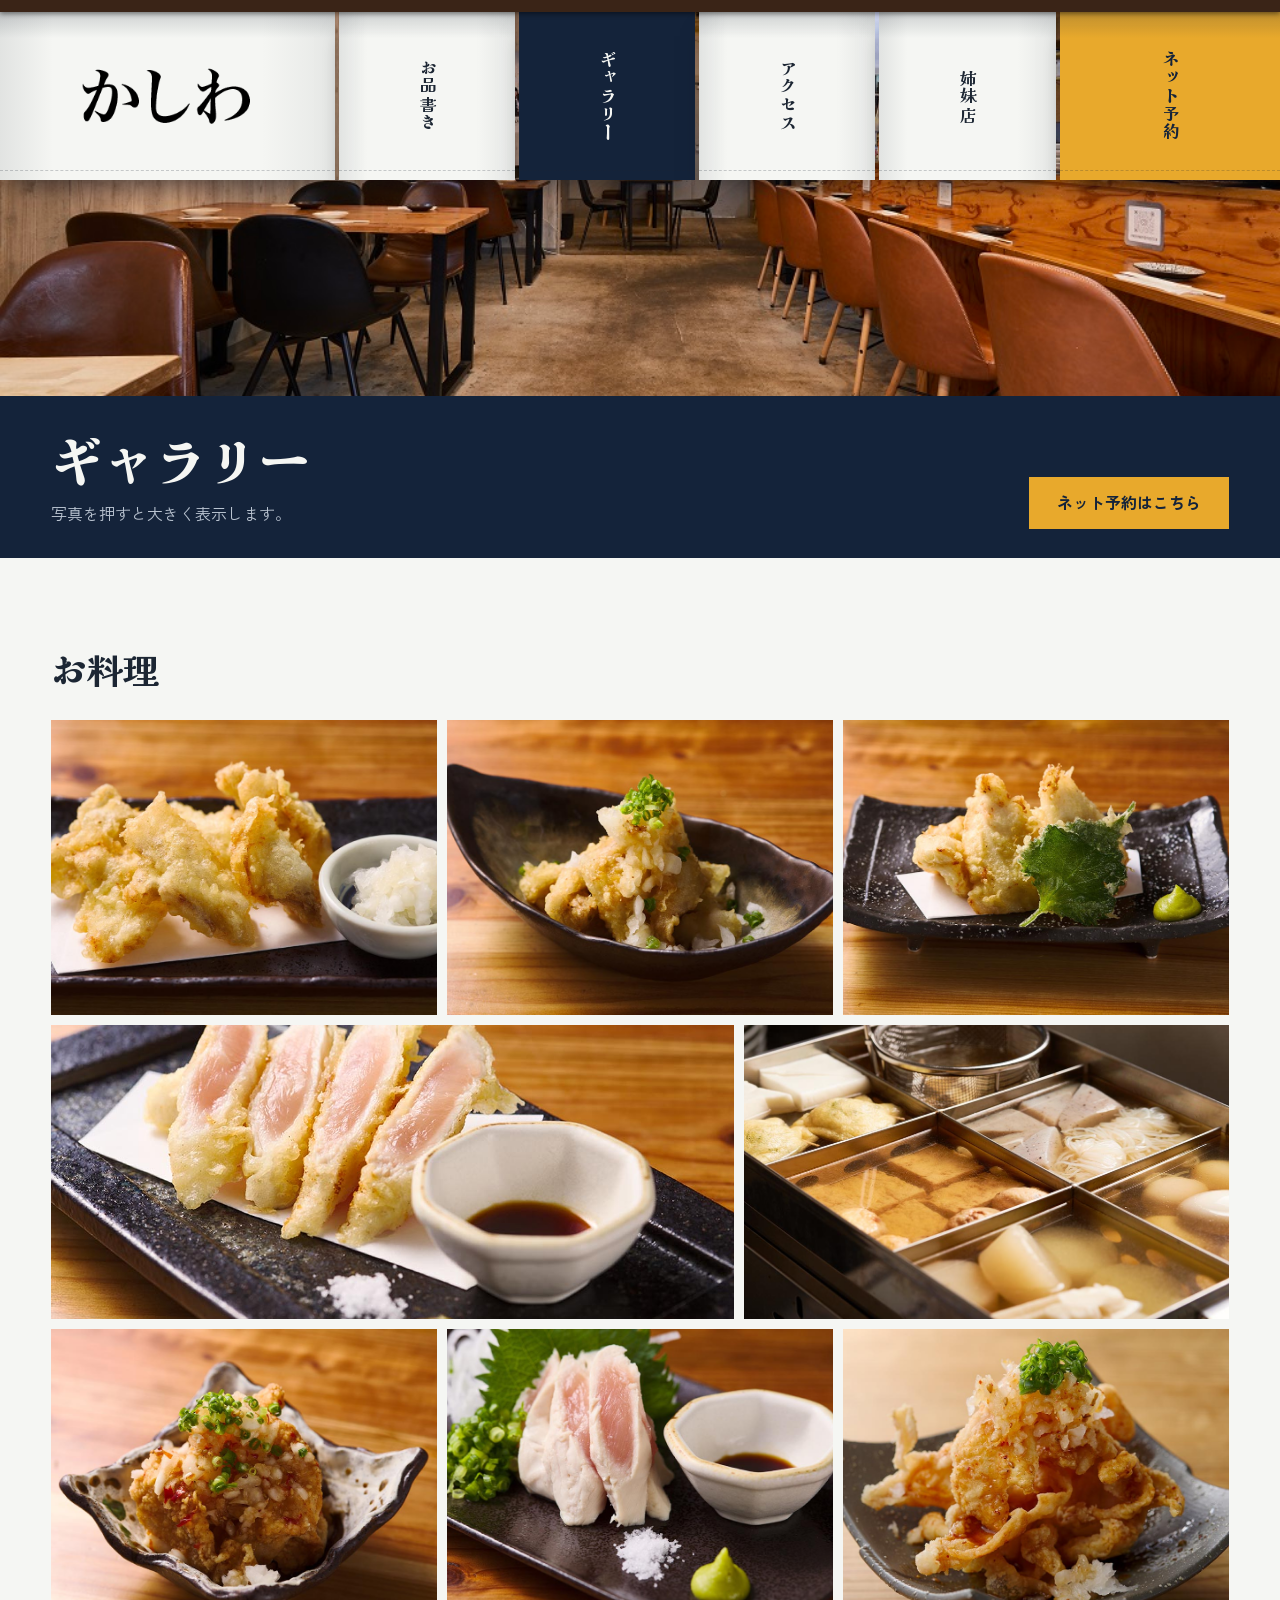
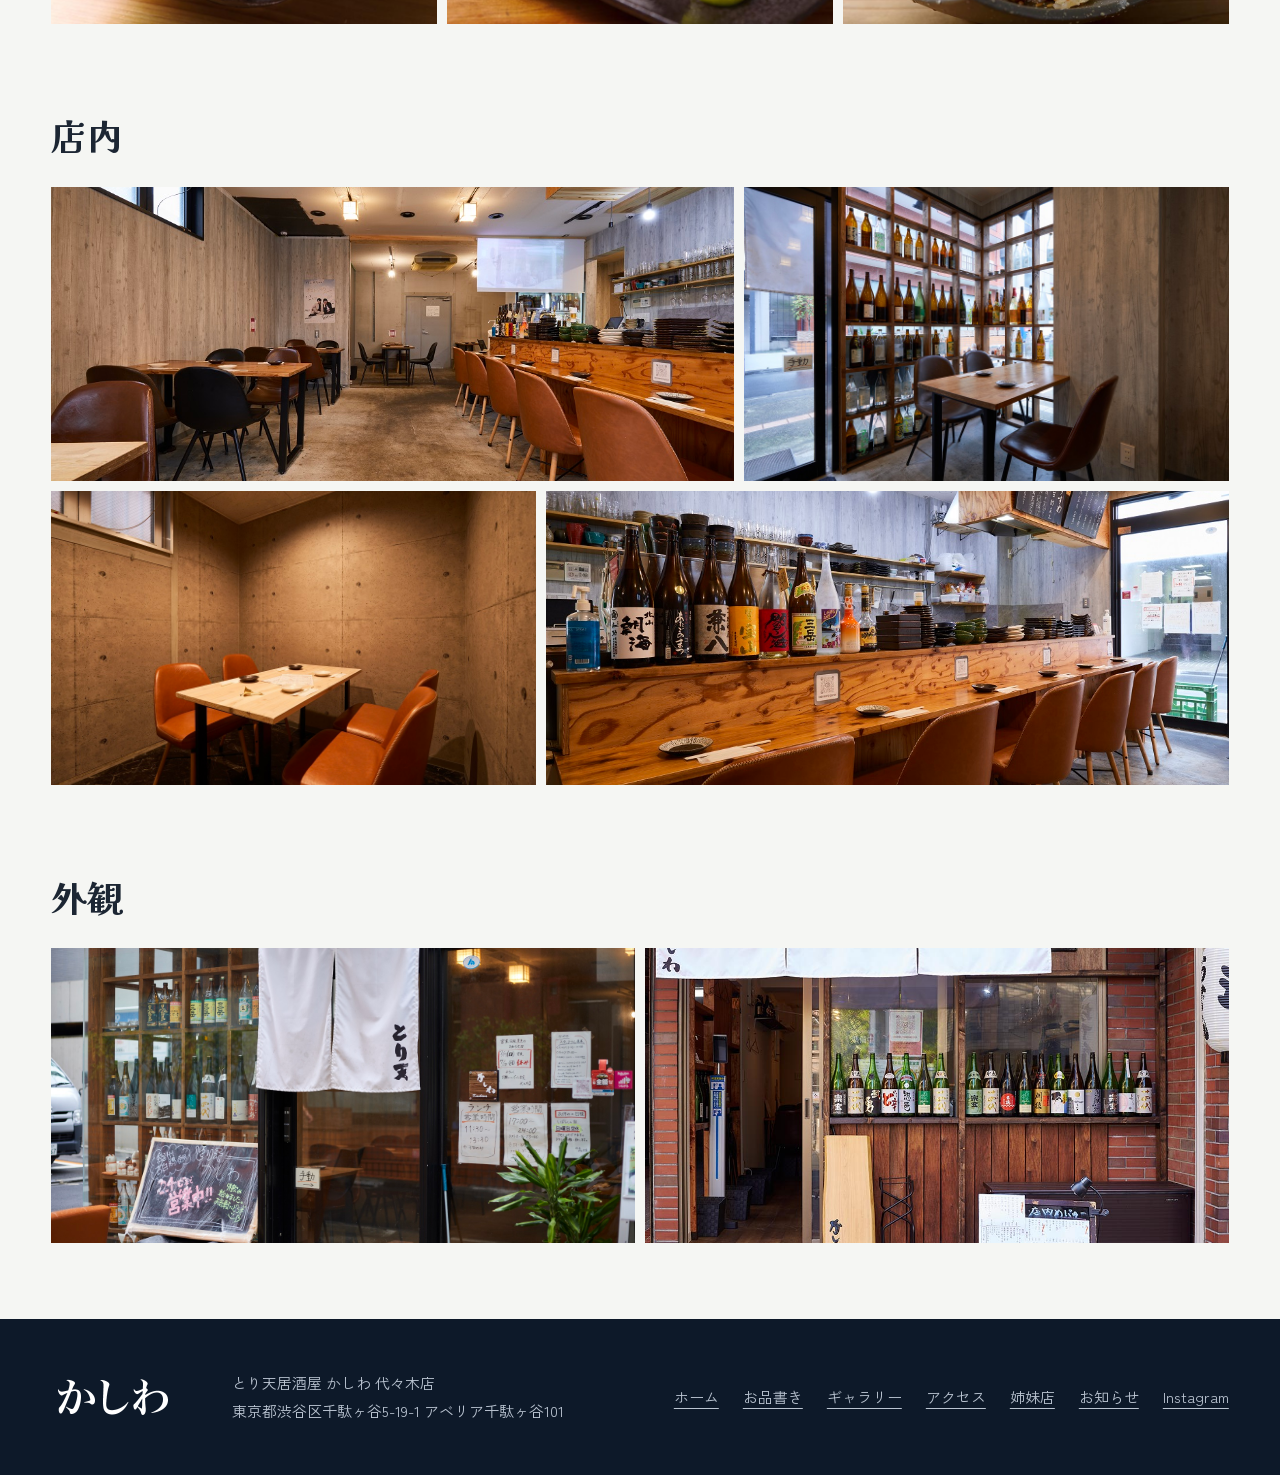
<file: gallery.html>
<!doctype html>
<html lang="ja">
<head>
<meta charset="utf-8">
<meta name="robots" content="noindex, nofollow">
<meta name="viewport" content="width=device-width, initial-scale=1">
<link rel="icon" type="image/x-icon" href="https://kashiwa-group.com/img/favicon.ico">
<link rel="preconnect" href="https://fonts.googleapis.com">
<link rel="preconnect" href="https://fonts.gstatic.com" crossorigin>
<link href="https://fonts.googleapis.com/css2?family=Kaisei+Tokumin:wght@500;700;800&family=Zen+Kaku+Gothic+New:wght@400;500;700&display=swap" rel="stylesheet">
<link rel="stylesheet" href="css/site.css">
<title>ギャラリー｜とり天居酒屋 かしわ 代々木店</title>
<meta name="description" content="とり天や天ぷらの料理写真と、店内、外観の写真です。">
<meta property="og:title" content="ギャラリー｜とり天居酒屋 かしわ 代々木店">
<meta property="og:type" content="website">
<meta property="og:image" content="https://kashiwa-group.com/img/og.png">
</head>
<body id="top">

<div class="bar" id="bar">
  <a class="bar__logo" href="index.html"><img src="img/logo_w.png" alt="かしわ" width="250" height="120"></a>
  <nav class="bar__links" aria-label="サイト内メニュー">
    <a href="menu.html">お品書き</a>
    <a href="gallery.html" aria-current="page">ギャラリー</a>
    <a href="access.html">アクセス</a>
    <a href="sister.html">姉妹店</a>
    <a href="news.html">お知らせ</a>
  </nav>
  <a class="btn-reserve" href="access.html" data-reserve>ネット予約はこちら</a>
  <button class="bar__menu" type="button" data-open-nav>メニュー</button>
</div>

<header class="hero hero--sub">
  <div class="hero__stage">
    <img class="hero__photo" style="--focus:50% 60%" src="img/ga10.jpg" alt="カウンターとテーブルが並ぶ店内" width="1000" height="667" fetchpriority="high">
    <nav class="noren" aria-label="メインメニュー">
      <a class="noren__panel noren__panel--logo" style="--i:0" href="index.html"><img src="img/logo.png" alt="かしわ ホームへ" width="250" height="120"></a>
      <a class="noren__panel noren__panel--link" style="--i:1" href="menu.html"><span class="noren__label">お品書き</span></a>
      <a class="noren__panel noren__panel--link" style="--i:2" href="gallery.html" aria-current="page"><span class="noren__label">ギャラリー</span></a>
      <a class="noren__panel noren__panel--link" style="--i:3" href="access.html"><span class="noren__label">アクセス</span></a>
      <a class="noren__panel noren__panel--link" style="--i:4" href="sister.html"><span class="noren__label">姉妹店</span></a>
      <button class="noren__panel noren__menu" style="--i:1" type="button" data-open-nav><span class="noren__label">メニュー</span></button>
      <a class="noren__panel noren__panel--reserve" style="--i:5" href="access.html" data-reserve><span class="noren__label">ネット予約</span></a>
    </nav>
  </div>
  <div class="hero__band">
    <div>
      <h1 class="hero__title">ギャラリー</h1>
      <p class="hero__lead">写真を押すと大きく表示します。</p>
    </div>
    <div class="hero__side">
      <a class="btn-reserve" href="access.html" data-reserve>ネット予約はこちら</a>
    </div>
  </div>
</header>

<main>
  <div class="album">
    <section class="album__group">
      <h2>お料理</h2>
      <div class="album__grid">
        <button class="album__item w4" type="button"><img src="img/ga1.jpg" alt="大根おろしを添えたとり天" width="1000" height="667" loading="lazy"></button>
        <button class="album__item w4" type="button"><img src="img/ga2.jpg" alt="ねぎと大根おろしをのせた天ぷら" width="1000" height="667" loading="lazy"></button>
        <button class="album__item w4 wide" type="button"><img src="img/ga3.jpg" alt="大葉を添えたとり天" width="1000" height="667" loading="lazy"></button>
        <button class="album__item w7 wide" type="button"><img src="img/ga5.jpg" alt="断面が薄紅色の天ぷらとつけだれ" width="1000" height="667" loading="lazy"></button>
        <button class="album__item w5" type="button"><img src="img/ga8.jpg" alt="仕切り鍋で煮えるおでん" width="1000" height="667" loading="lazy"></button>
        <button class="album__item w4" type="button"><img src="img/ga4.jpg" alt="ねぎと薬味をのせた揚げ物" width="1000" height="667" loading="lazy"></button>
        <button class="album__item w4 wide" type="button"><img src="img/ga6.jpg" alt="鶏の刺身に塩とわさびを添えた一皿" width="1000" height="667" loading="lazy"></button>
        <button class="album__item w4" type="button"><img src="img/ga7.jpg" alt="薬味を高く盛った揚げ物" width="1000" height="667" loading="lazy"></button>
      </div>
    </section>
    <section class="album__group">
      <h2>店内</h2>
      <div class="album__grid">
        <button class="album__item w7 wide" type="button"><img src="img/ga10.jpg" alt="カウンターとテーブルが並ぶ店内" width="1000" height="667" loading="lazy"></button>
        <button class="album__item w5" type="button"><img src="img/ga9.jpg" alt="酒棚に囲まれたテーブル席" width="1000" height="667" loading="lazy"></button>
        <button class="album__item w5" type="button"><img src="img/ga11.jpg" alt="テーブルを囲む個室" width="1000" height="667" loading="lazy"></button>
        <button class="album__item w7 wide" type="button"><img src="img/ga12.jpg" alt="日本酒が並ぶカウンター席" width="1000" height="667" loading="lazy"></button>
      </div>
    </section>
    <section class="album__group">
      <h2>外観</h2>
      <div class="album__grid">
        <button class="album__item w6" type="button"><img src="img/main3.jpg" alt="白い暖簾がかかる店の入口" width="1000" height="667" loading="lazy"></button>
        <button class="album__item w6" type="button"><img src="img/ga13.jpg" alt="赤れんがの壁と白い暖簾の店先" width="1000" height="667" loading="lazy"></button>
      </div>
    </section>
  </div>
</main>

<footer class="foot">
  <img src="img/logo_w.png" alt="かしわ" width="250" height="120" loading="lazy">
  <p>とり天居酒屋 かしわ 代々木店<br>東京都渋谷区千駄ヶ谷5-19-1 アベリア千駄ヶ谷101</p>
  <div class="foot__nav">
    <a href="index.html">ホーム</a>
    <a href="menu.html">お品書き</a>
    <a href="gallery.html">ギャラリー</a>
    <a href="access.html">アクセス</a>
    <a href="sister.html">姉妹店</a>
    <a href="news.html">お知らせ</a>
    <a href="https://www.instagram.com/kashiwayoyogiten/?hl=ja" target="_blank" rel="noopener noreferrer">Instagram</a>
  </div>
</footer>

<div class="dock">
  <a class="dock__tel" href="tel:080-4570-8673">電話する</a>
  <a class="dock__reserve" href="access.html" data-reserve>ネット予約はこちら</a>
</div>

<dialog id="reserveDialog" aria-labelledby="reserve-title">
  <div class="dlg">
    <h2 id="reserve-title">ネット予約は準備中です</h2>
    <p>お電話でご予約いただけます。</p>
    <div class="dlg__actions">
      <a class="btn-reserve" href="tel:080-4570-8673">電話する 080-4570-8673</a>
      <button class="btn-line dlg__close" type="button" data-close>閉じる</button>
    </div>
  </div>
</dialog>

<dialog id="navDialog" aria-label="メニュー">
  <div class="nav-top"><button class="dlg__close" type="button" data-close>閉じる</button></div>
  <nav class="nav-list">
    <a href="index.html">ホーム</a>
    <a href="menu.html">お品書き</a>
    <a href="gallery.html">ギャラリー</a>
    <a href="access.html">アクセス</a>
    <a href="sister.html">姉妹店</a>
    <a href="news.html">お知らせ</a>
  </nav>
</dialog>

<dialog id="lightbox" aria-label="写真の拡大表示">
  <img class="lb__photo" src="img/ga1.jpg" alt="">
  <div class="lb__bar">
    <p class="lb__cap"></p>
    <button type="button" data-prev>前へ</button>
    <button type="button" data-next>次へ</button>
    <button type="button" data-close>閉じる</button>
  </div>
</dialog>
<script src="js/site.js"></script>
</body>
</html>
</file>
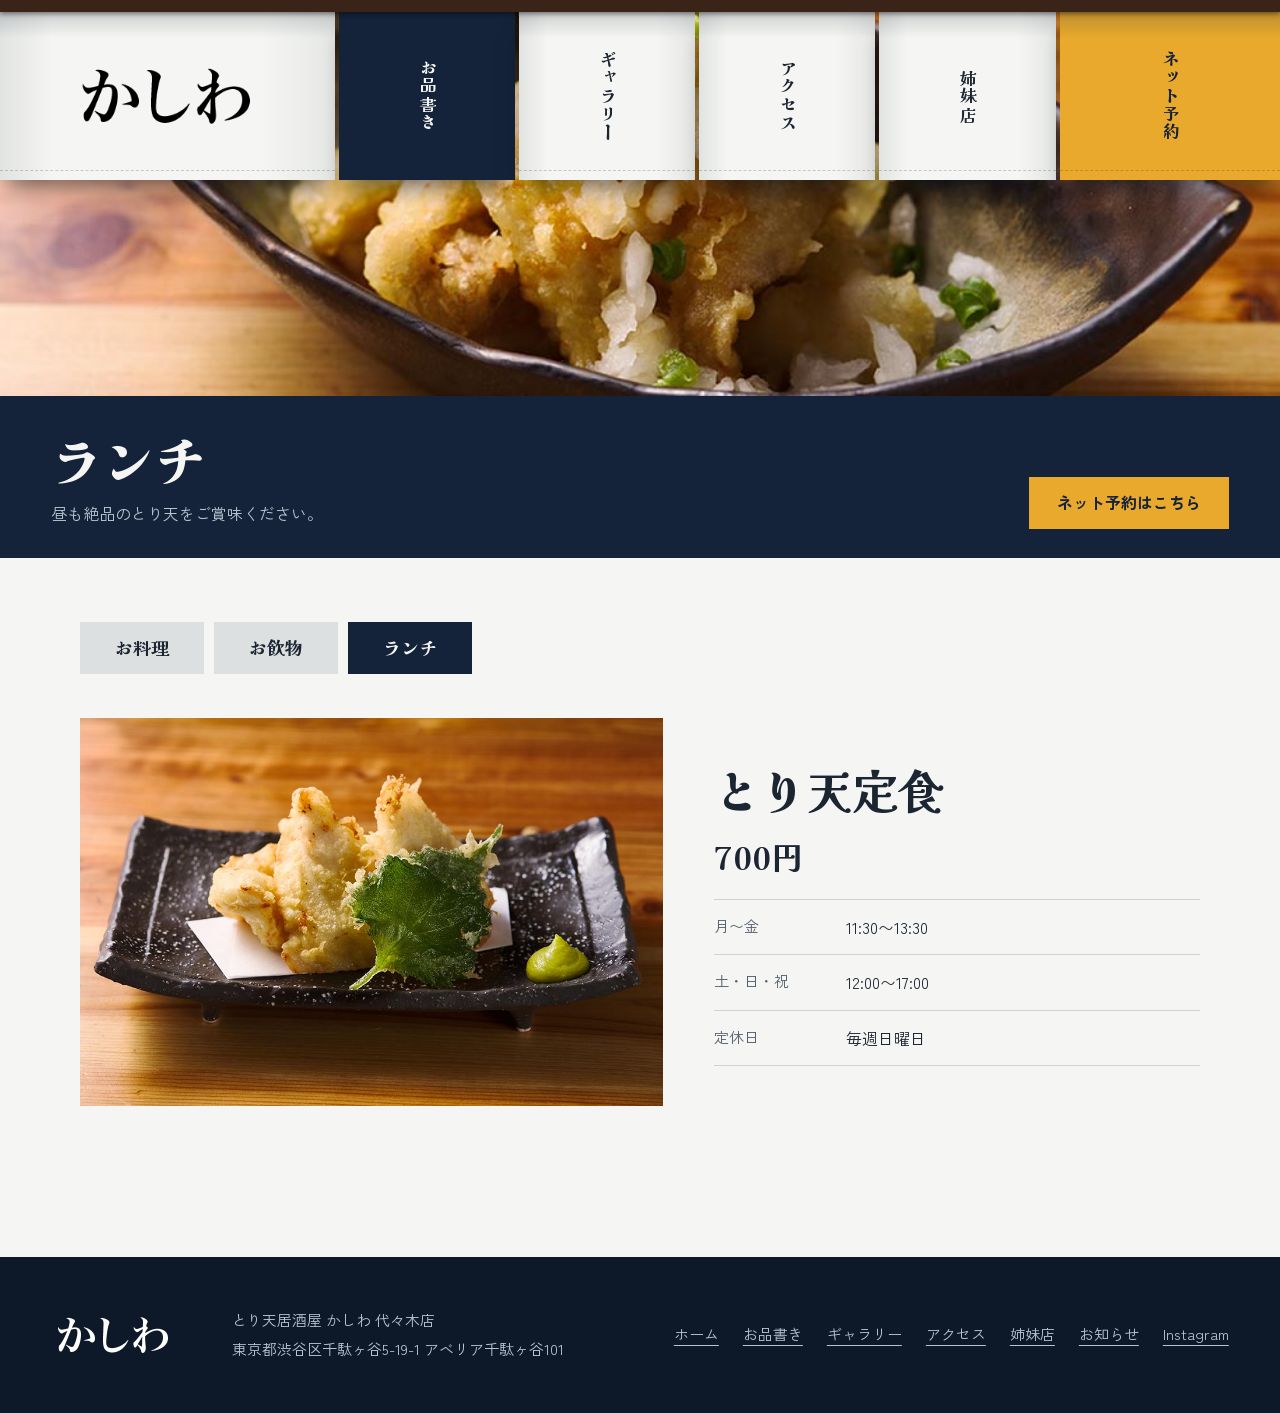
<file: lunch.html>
<!doctype html>
<html lang="ja">
<head>
<meta charset="utf-8">
<meta name="robots" content="noindex, nofollow">
<meta name="viewport" content="width=device-width, initial-scale=1">
<link rel="icon" type="image/x-icon" href="https://kashiwa-group.com/img/favicon.ico">
<link rel="preconnect" href="https://fonts.googleapis.com">
<link rel="preconnect" href="https://fonts.gstatic.com" crossorigin>
<link href="https://fonts.googleapis.com/css2?family=Kaisei+Tokumin:wght@500;700;800&family=Zen+Kaku+Gothic+New:wght@400;500;700&display=swap" rel="stylesheet">
<link rel="stylesheet" href="css/site.css">
<title>ランチ｜とり天居酒屋 かしわ 代々木店</title>
<meta name="description" content="代々木駅徒歩3分。とり天定食700円。とり天居酒屋かしわのランチメニューです。">
<meta property="og:title" content="ランチ｜とり天居酒屋 かしわ 代々木店">
<meta property="og:type" content="website">
<meta property="og:image" content="https://kashiwa-group.com/img/og.png">
</head>
<body id="top">

<div class="bar" id="bar">
  <a class="bar__logo" href="index.html"><img src="img/logo_w.png" alt="かしわ" width="250" height="120"></a>
  <nav class="bar__links" aria-label="サイト内メニュー">
    <a href="menu.html" aria-current="page">お品書き</a>
    <a href="gallery.html">ギャラリー</a>
    <a href="access.html">アクセス</a>
    <a href="sister.html">姉妹店</a>
    <a href="news.html">お知らせ</a>
  </nav>
  <a class="btn-reserve" href="access.html" data-reserve>ネット予約はこちら</a>
  <button class="bar__menu" type="button" data-open-nav>メニュー</button>
</div>

<header class="hero hero--sub">
  <div class="hero__stage">
    <img class="hero__photo" style="--focus:50% 60%" src="img/top_food.jpg" alt="ねぎと大根おろしをのせたとり天" width="1000" height="667" fetchpriority="high">
    <nav class="noren" aria-label="メインメニュー">
      <a class="noren__panel noren__panel--logo" style="--i:0" href="index.html"><img src="img/logo.png" alt="かしわ ホームへ" width="250" height="120"></a>
      <a class="noren__panel noren__panel--link" style="--i:1" href="menu.html" aria-current="page"><span class="noren__label">お品書き</span></a>
      <a class="noren__panel noren__panel--link" style="--i:2" href="gallery.html"><span class="noren__label">ギャラリー</span></a>
      <a class="noren__panel noren__panel--link" style="--i:3" href="access.html"><span class="noren__label">アクセス</span></a>
      <a class="noren__panel noren__panel--link" style="--i:4" href="sister.html"><span class="noren__label">姉妹店</span></a>
      <button class="noren__panel noren__menu" style="--i:1" type="button" data-open-nav><span class="noren__label">メニュー</span></button>
      <a class="noren__panel noren__panel--reserve" style="--i:5" href="access.html" data-reserve><span class="noren__label">ネット予約</span></a>
    </nav>
  </div>
  <div class="hero__band">
    <div>
      <h1 class="hero__title">ランチ</h1>
      <p class="hero__lead">昼も絶品のとり天をご賞味ください。</p>
    </div>
    <div class="hero__side">
      <a class="btn-reserve" href="access.html" data-reserve>ネット予約はこちら</a>
    </div>
  </div>
</header>

<main>
  <div class="carte"><div class="carte__inner">
      <nav class="carte__tabs" aria-label="お品書きの種類"><a class="carte__tab" href="menu.html">お料理</a><a class="carte__tab" href="drink.html">お飲物</a><a class="carte__tab" href="lunch.html" aria-current="page">ランチ</a></nav>
      <section class="signature" aria-labelledby="sig">
        <img src="img/ga3.jpg" alt="大葉を添えたとり天" width="1000" height="667">
        <div>
          <h2 id="sig">とり天定食</h2>
          <p class="signature__price">700円</p>
          <dl class="info info--light">
            <div><dt>月〜金</dt><dd>11:30〜13:30</dd></div>
            <div><dt>土・日・祝</dt><dd>12:00〜17:00</dd></div>
            <div><dt>定休日</dt><dd>毎週日曜日</dd></div>
          </dl>
        </div>
      </section>
  </div></div>
</main>

<footer class="foot">
  <img src="img/logo_w.png" alt="かしわ" width="250" height="120" loading="lazy">
  <p>とり天居酒屋 かしわ 代々木店<br>東京都渋谷区千駄ヶ谷5-19-1 アベリア千駄ヶ谷101</p>
  <div class="foot__nav">
    <a href="index.html">ホーム</a>
    <a href="menu.html">お品書き</a>
    <a href="gallery.html">ギャラリー</a>
    <a href="access.html">アクセス</a>
    <a href="sister.html">姉妹店</a>
    <a href="news.html">お知らせ</a>
    <a href="https://www.instagram.com/kashiwayoyogiten/?hl=ja" target="_blank" rel="noopener noreferrer">Instagram</a>
  </div>
</footer>

<div class="dock">
  <a class="dock__tel" href="tel:080-4570-8673">電話する</a>
  <a class="dock__reserve" href="access.html" data-reserve>ネット予約はこちら</a>
</div>

<dialog id="reserveDialog" aria-labelledby="reserve-title">
  <div class="dlg">
    <h2 id="reserve-title">ネット予約は準備中です</h2>
    <p>お電話でご予約いただけます。</p>
    <div class="dlg__actions">
      <a class="btn-reserve" href="tel:080-4570-8673">電話する 080-4570-8673</a>
      <button class="btn-line dlg__close" type="button" data-close>閉じる</button>
    </div>
  </div>
</dialog>

<dialog id="navDialog" aria-label="メニュー">
  <div class="nav-top"><button class="dlg__close" type="button" data-close>閉じる</button></div>
  <nav class="nav-list">
    <a href="index.html">ホーム</a>
    <a href="menu.html">お品書き</a>
    <a href="gallery.html">ギャラリー</a>
    <a href="access.html">アクセス</a>
    <a href="sister.html">姉妹店</a>
    <a href="news.html">お知らせ</a>
  </nav>
</dialog>

<script src="js/site.js"></script>
</body>
</html>
</file>
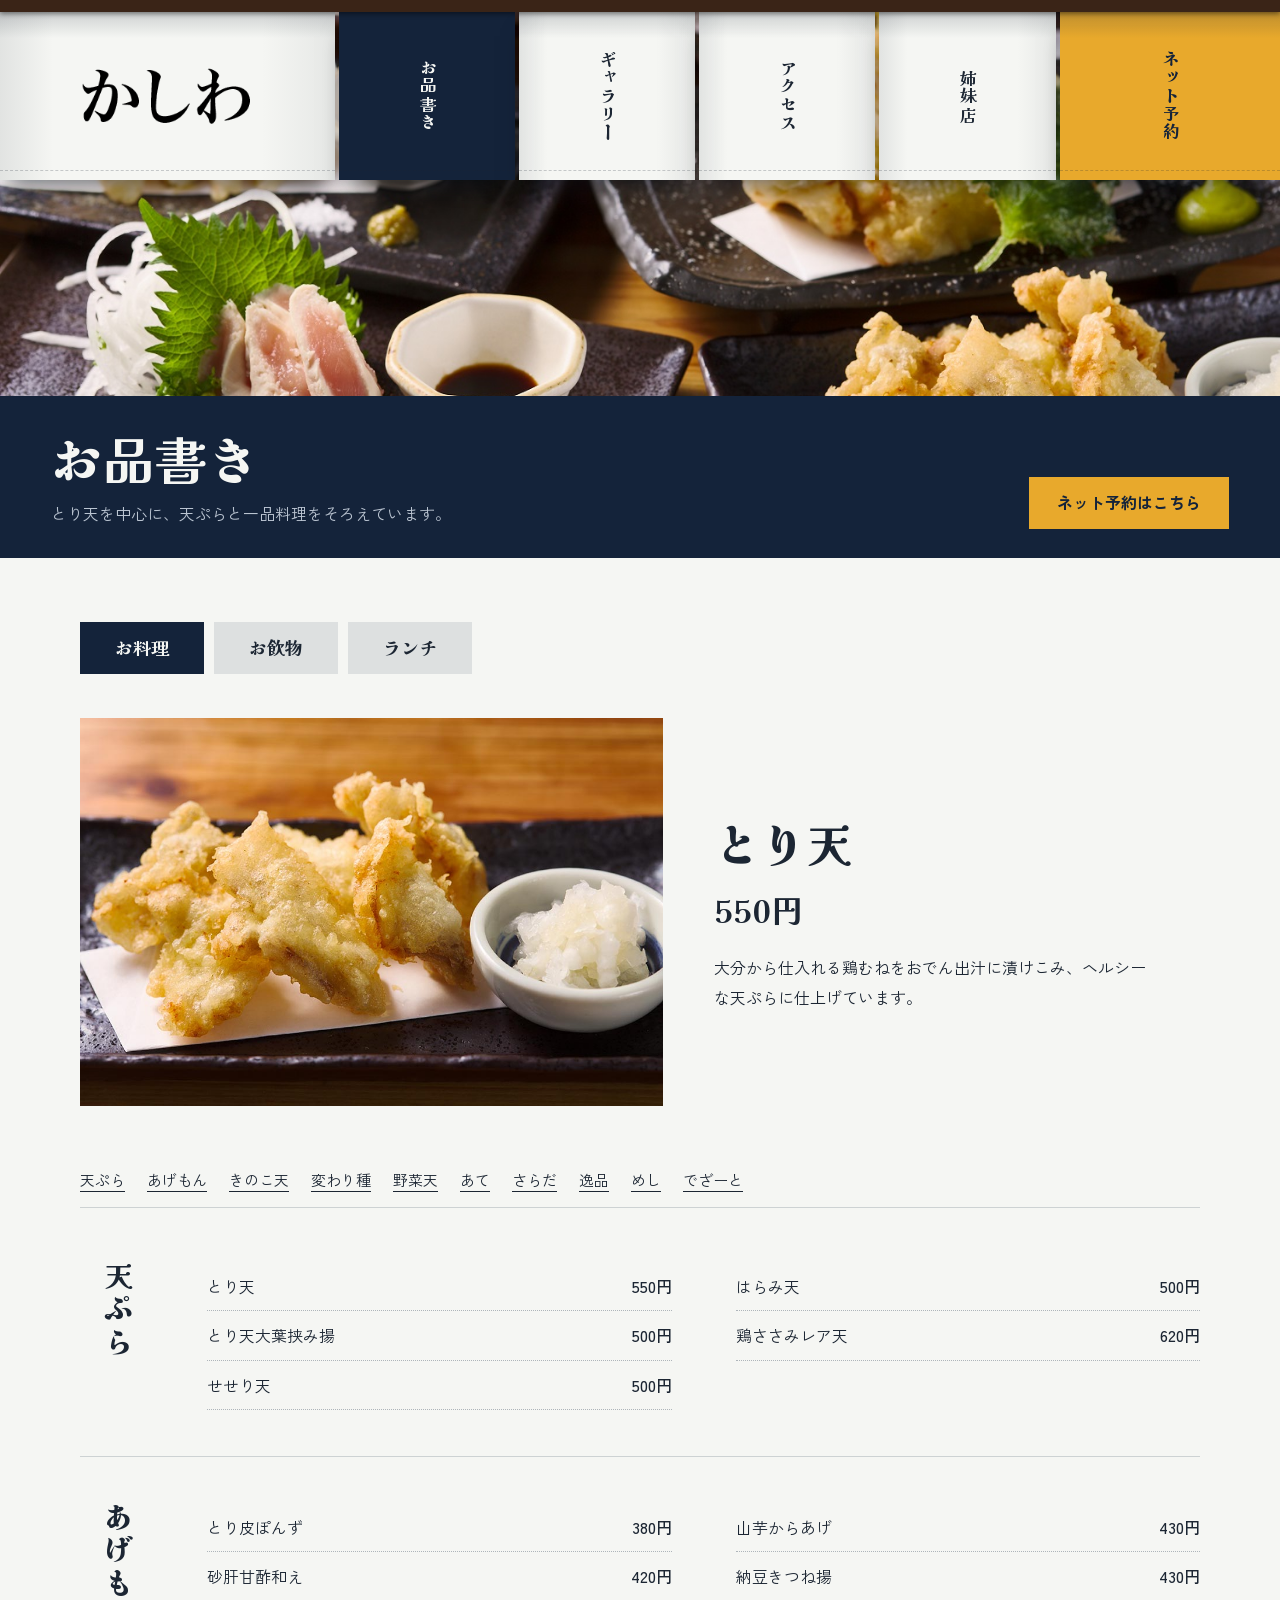
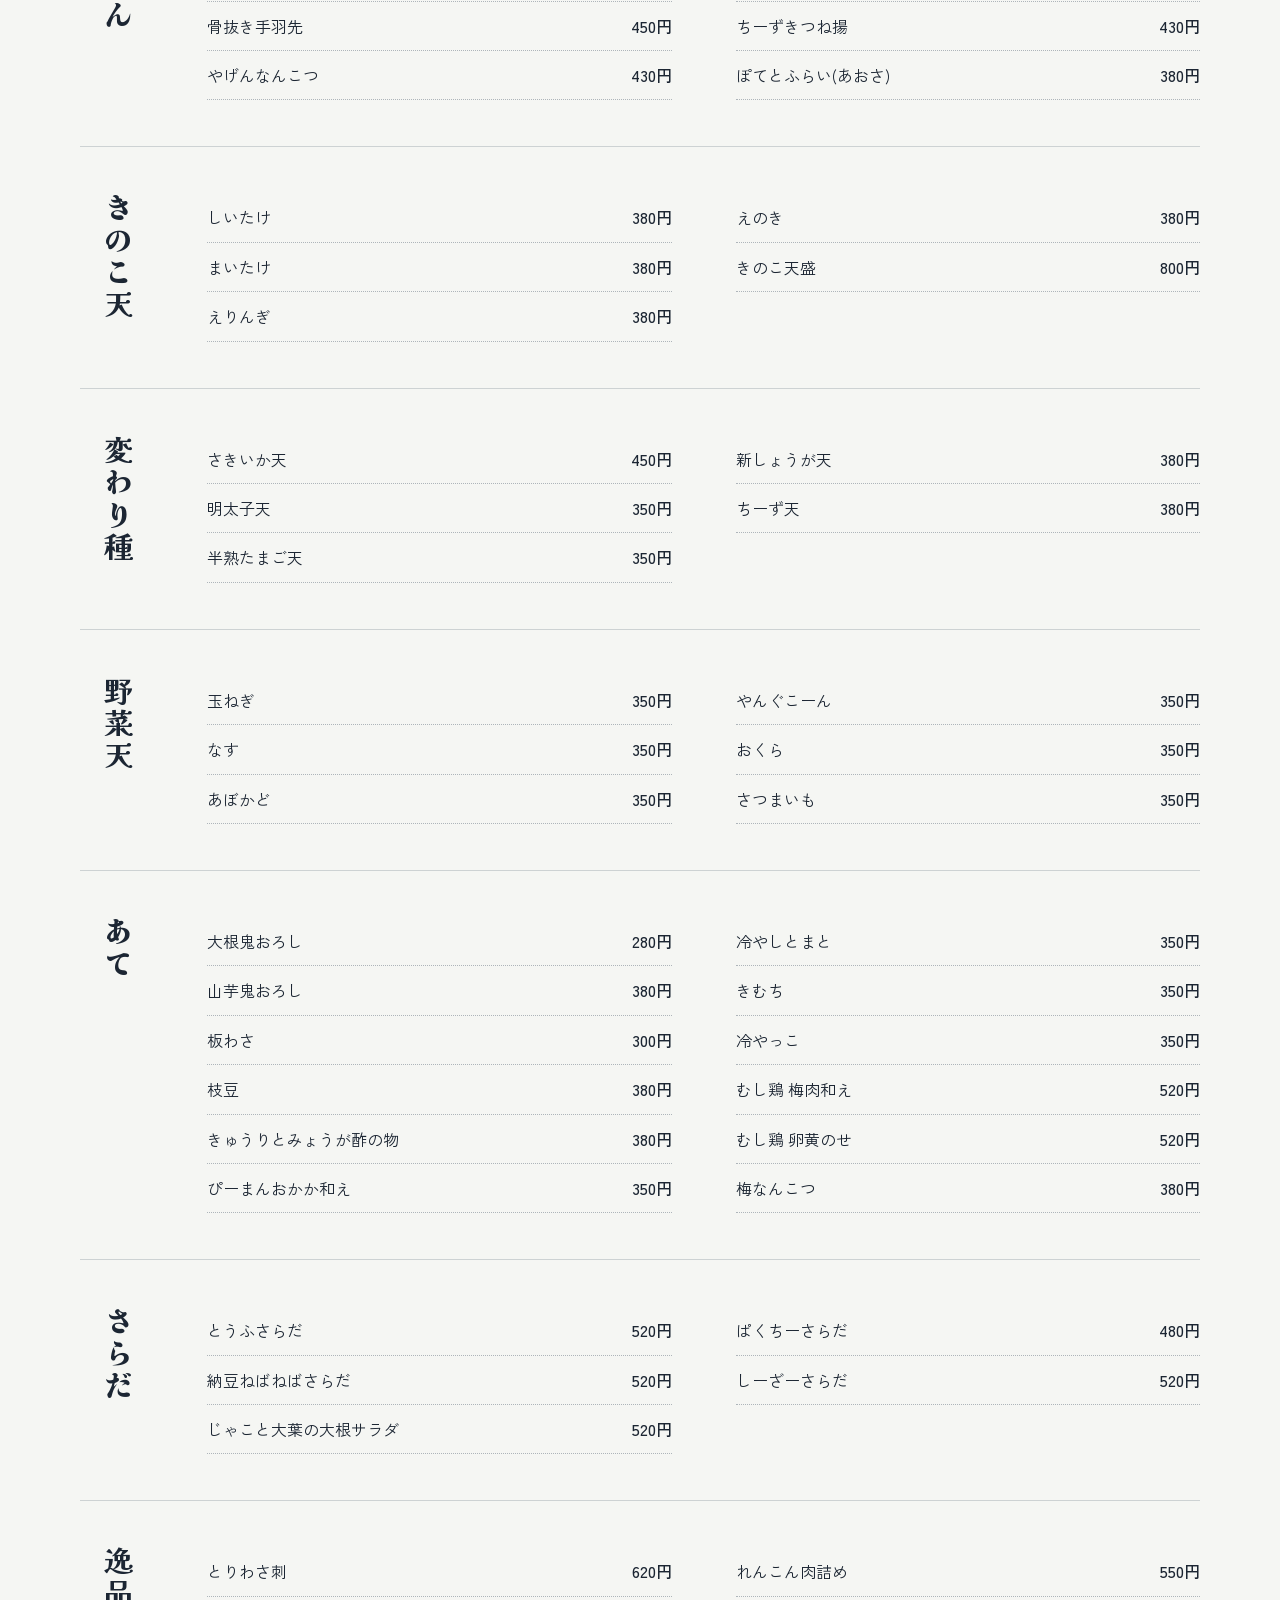
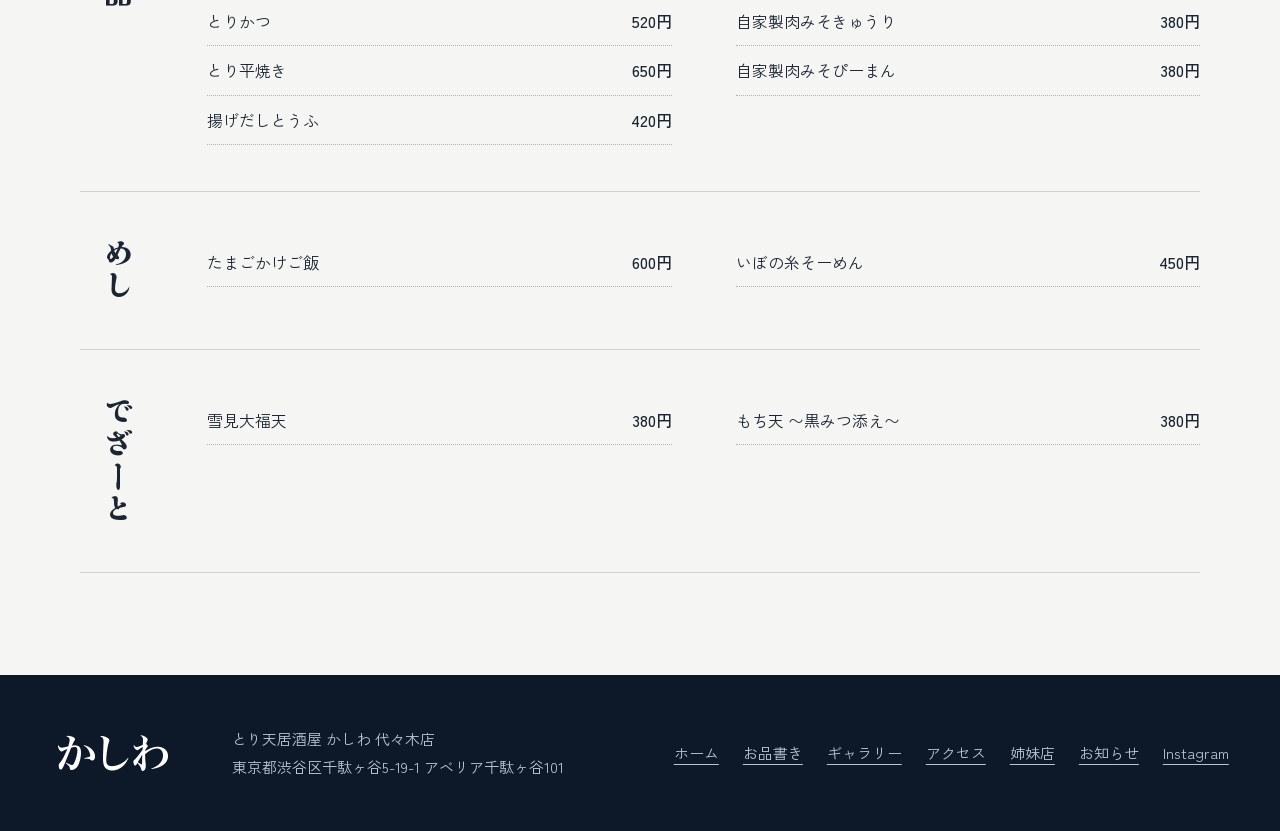
<file: menu.html>
<!doctype html>
<html lang="ja">
<head>
<meta charset="utf-8">
<meta name="robots" content="noindex, nofollow">
<meta name="viewport" content="width=device-width, initial-scale=1">
<link rel="icon" type="image/x-icon" href="https://kashiwa-group.com/img/favicon.ico">
<link rel="preconnect" href="https://fonts.googleapis.com">
<link rel="preconnect" href="https://fonts.gstatic.com" crossorigin>
<link href="https://fonts.googleapis.com/css2?family=Kaisei+Tokumin:wght@500;700;800&family=Zen+Kaku+Gothic+New:wght@400;500;700&display=swap" rel="stylesheet">
<link rel="stylesheet" href="css/site.css">
<title>お料理｜とり天居酒屋 かしわ 代々木店</title>
<meta name="description" content="とり天をはじめ、天ぷら、あげもん、逸品料理まで。代々木のとり天居酒屋かしわのお料理メニューです。">
<meta property="og:title" content="お料理｜とり天居酒屋 かしわ 代々木店">
<meta property="og:type" content="website">
<meta property="og:image" content="https://kashiwa-group.com/img/og.png">
</head>
<body id="top">

<div class="bar" id="bar">
  <a class="bar__logo" href="index.html"><img src="img/logo_w.png" alt="かしわ" width="250" height="120"></a>
  <nav class="bar__links" aria-label="サイト内メニュー">
    <a href="menu.html" aria-current="page">お品書き</a>
    <a href="gallery.html">ギャラリー</a>
    <a href="access.html">アクセス</a>
    <a href="sister.html">姉妹店</a>
    <a href="news.html">お知らせ</a>
  </nav>
  <a class="btn-reserve" href="access.html" data-reserve>ネット予約はこちら</a>
  <button class="bar__menu" type="button" data-open-nav>メニュー</button>
</div>

<header class="hero hero--sub">
  <div class="hero__stage">
    <img class="hero__photo" style="--focus:50% 62%" src="img/main1.jpg" alt="とり天や刺身、天ぷらが並ぶテーブル" width="1000" height="667" fetchpriority="high">
    <nav class="noren" aria-label="メインメニュー">
      <a class="noren__panel noren__panel--logo" style="--i:0" href="index.html"><img src="img/logo.png" alt="かしわ ホームへ" width="250" height="120"></a>
      <a class="noren__panel noren__panel--link" style="--i:1" href="menu.html" aria-current="page"><span class="noren__label">お品書き</span></a>
      <a class="noren__panel noren__panel--link" style="--i:2" href="gallery.html"><span class="noren__label">ギャラリー</span></a>
      <a class="noren__panel noren__panel--link" style="--i:3" href="access.html"><span class="noren__label">アクセス</span></a>
      <a class="noren__panel noren__panel--link" style="--i:4" href="sister.html"><span class="noren__label">姉妹店</span></a>
      <button class="noren__panel noren__menu" style="--i:1" type="button" data-open-nav><span class="noren__label">メニュー</span></button>
      <a class="noren__panel noren__panel--reserve" style="--i:5" href="access.html" data-reserve><span class="noren__label">ネット予約</span></a>
    </nav>
  </div>
  <div class="hero__band">
    <div>
      <h1 class="hero__title">お品書き</h1>
      <p class="hero__lead">とり天を中心に、天ぷらと一品料理をそろえています。</p>
    </div>
    <div class="hero__side">
      <a class="btn-reserve" href="access.html" data-reserve>ネット予約はこちら</a>
    </div>
  </div>
</header>

<main>
  <div class="carte"><div class="carte__inner">
      <nav class="carte__tabs" aria-label="お品書きの種類"><a class="carte__tab" href="menu.html" aria-current="page">お料理</a><a class="carte__tab" href="drink.html">お飲物</a><a class="carte__tab" href="lunch.html">ランチ</a></nav>
      <section class="signature" aria-labelledby="sig">
        <img src="img/top_concept.jpg" alt="大根おろしを添えたとり天" width="1000" height="667">
        <div>
          <h2 id="sig">とり天</h2>
          <p class="signature__price">550円</p>
          <p>大分から仕入れる鶏むねをおでん出汁に漬けこみ、ヘルシーな天ぷらに仕上げています。</p>
        </div>
      </section>
      <nav class="carte__jump" aria-label="カテゴリへ移動"><a href="#tempura">天ぷら</a><a href="#agemon">あげもん</a><a href="#kinoko">きのこ天</a><a href="#kawari">変わり種</a><a href="#yasai">野菜天</a><a href="#ate">あて</a><a href="#salad">さらだ</a><a href="#ippin">逸品</a><a href="#meshi">めし</a><a href="#dessert">でざーと</a></nav>
      <section class="carte__group" id="tempura">
        <h2>天ぷら</h2>
        <ul class="carte__list">
          <li><span>とり天</span><span class="carte__price">550円</span></li>
          <li><span>とり天大葉挟み揚</span><span class="carte__price">500円</span></li>
          <li><span>せせり天</span><span class="carte__price">500円</span></li>
          <li><span>はらみ天</span><span class="carte__price">500円</span></li>
          <li><span>鶏ささみレア天</span><span class="carte__price">620円</span></li>
        </ul>
      </section>
      <section class="carte__group" id="agemon">
        <h2>あげもん</h2>
        <ul class="carte__list">
          <li><span>とり皮ぽんず</span><span class="carte__price">380円</span></li>
          <li><span>砂肝甘酢和え</span><span class="carte__price">420円</span></li>
          <li><span>骨抜き手羽先</span><span class="carte__price">450円</span></li>
          <li><span>やげんなんこつ</span><span class="carte__price">430円</span></li>
          <li><span>山芋からあげ</span><span class="carte__price">430円</span></li>
          <li><span>納豆きつね揚</span><span class="carte__price">430円</span></li>
          <li><span>ちーずきつね揚</span><span class="carte__price">430円</span></li>
          <li><span>ぽてとふらい(あおさ)</span><span class="carte__price">380円</span></li>
        </ul>
      </section>
      <section class="carte__group" id="kinoko">
        <h2>きのこ天</h2>
        <ul class="carte__list">
          <li><span>しいたけ</span><span class="carte__price">380円</span></li>
          <li><span>まいたけ</span><span class="carte__price">380円</span></li>
          <li><span>えりんぎ</span><span class="carte__price">380円</span></li>
          <li><span>えのき</span><span class="carte__price">380円</span></li>
          <li><span>きのこ天盛</span><span class="carte__price">800円</span></li>
        </ul>
      </section>
      <section class="carte__group" id="kawari">
        <h2>変わり種</h2>
        <ul class="carte__list">
          <li><span>さきいか天</span><span class="carte__price">450円</span></li>
          <li><span>明太子天</span><span class="carte__price">350円</span></li>
          <li><span>半熟たまご天</span><span class="carte__price">350円</span></li>
          <li><span>新しょうが天</span><span class="carte__price">380円</span></li>
          <li><span>ちーず天</span><span class="carte__price">380円</span></li>
        </ul>
      </section>
      <section class="carte__group" id="yasai">
        <h2>野菜天</h2>
        <ul class="carte__list">
          <li><span>玉ねぎ</span><span class="carte__price">350円</span></li>
          <li><span>なす</span><span class="carte__price">350円</span></li>
          <li><span>あぼかど</span><span class="carte__price">350円</span></li>
          <li><span>やんぐこーん</span><span class="carte__price">350円</span></li>
          <li><span>おくら</span><span class="carte__price">350円</span></li>
          <li><span>さつまいも</span><span class="carte__price">350円</span></li>
        </ul>
      </section>
      <section class="carte__group" id="ate">
        <h2>あて</h2>
        <ul class="carte__list">
          <li><span>大根鬼おろし</span><span class="carte__price">280円</span></li>
          <li><span>山芋鬼おろし</span><span class="carte__price">380円</span></li>
          <li><span>板わさ</span><span class="carte__price">300円</span></li>
          <li><span>枝豆</span><span class="carte__price">380円</span></li>
          <li><span>きゅうりとみょうが酢の物</span><span class="carte__price">380円</span></li>
          <li><span>ぴーまんおかか和え</span><span class="carte__price">350円</span></li>
          <li><span>冷やしとまと</span><span class="carte__price">350円</span></li>
          <li><span>きむち</span><span class="carte__price">350円</span></li>
          <li><span>冷やっこ</span><span class="carte__price">350円</span></li>
          <li><span>むし鶏 梅肉和え</span><span class="carte__price">520円</span></li>
          <li><span>むし鶏 卵黄のせ</span><span class="carte__price">520円</span></li>
          <li><span>梅なんこつ</span><span class="carte__price">380円</span></li>
        </ul>
      </section>
      <section class="carte__group" id="salad">
        <h2>さらだ</h2>
        <ul class="carte__list">
          <li><span>とうふさらだ</span><span class="carte__price">520円</span></li>
          <li><span>納豆ねばねばさらだ</span><span class="carte__price">520円</span></li>
          <li><span>じゃこと大葉の大根サラダ</span><span class="carte__price">520円</span></li>
          <li><span>ぱくちーさらだ</span><span class="carte__price">480円</span></li>
          <li><span>しーざーさらだ</span><span class="carte__price">520円</span></li>
        </ul>
      </section>
      <section class="carte__group" id="ippin">
        <h2>逸品</h2>
        <ul class="carte__list">
          <li><span>とりわさ刺</span><span class="carte__price">620円</span></li>
          <li><span>とりかつ</span><span class="carte__price">520円</span></li>
          <li><span>とり平焼き</span><span class="carte__price">650円</span></li>
          <li><span>揚げだしとうふ</span><span class="carte__price">420円</span></li>
          <li><span>れんこん肉詰め</span><span class="carte__price">550円</span></li>
          <li><span>自家製肉みそきゅうり</span><span class="carte__price">380円</span></li>
          <li><span>自家製肉みそぴーまん</span><span class="carte__price">380円</span></li>
        </ul>
      </section>
      <section class="carte__group" id="meshi">
        <h2>めし</h2>
        <ul class="carte__list">
          <li><span>たまごかけご飯</span><span class="carte__price">600円</span></li>
          <li><span>いぼの糸そーめん</span><span class="carte__price">450円</span></li>
        </ul>
      </section>
      <section class="carte__group" id="dessert">
        <h2>でざーと</h2>
        <ul class="carte__list">
          <li><span>雪見大福天</span><span class="carte__price">380円</span></li>
          <li><span>もち天 〜黒みつ添え〜</span><span class="carte__price">380円</span></li>
        </ul>
      </section>
  </div></div>
</main>

<footer class="foot">
  <img src="img/logo_w.png" alt="かしわ" width="250" height="120" loading="lazy">
  <p>とり天居酒屋 かしわ 代々木店<br>東京都渋谷区千駄ヶ谷5-19-1 アベリア千駄ヶ谷101</p>
  <div class="foot__nav">
    <a href="index.html">ホーム</a>
    <a href="menu.html">お品書き</a>
    <a href="gallery.html">ギャラリー</a>
    <a href="access.html">アクセス</a>
    <a href="sister.html">姉妹店</a>
    <a href="news.html">お知らせ</a>
    <a href="https://www.instagram.com/kashiwayoyogiten/?hl=ja" target="_blank" rel="noopener noreferrer">Instagram</a>
  </div>
</footer>

<div class="dock">
  <a class="dock__tel" href="tel:080-4570-8673">電話する</a>
  <a class="dock__reserve" href="access.html" data-reserve>ネット予約はこちら</a>
</div>

<dialog id="reserveDialog" aria-labelledby="reserve-title">
  <div class="dlg">
    <h2 id="reserve-title">ネット予約は準備中です</h2>
    <p>お電話でご予約いただけます。</p>
    <div class="dlg__actions">
      <a class="btn-reserve" href="tel:080-4570-8673">電話する 080-4570-8673</a>
      <button class="btn-line dlg__close" type="button" data-close>閉じる</button>
    </div>
  </div>
</dialog>

<dialog id="navDialog" aria-label="メニュー">
  <div class="nav-top"><button class="dlg__close" type="button" data-close>閉じる</button></div>
  <nav class="nav-list">
    <a href="index.html">ホーム</a>
    <a href="menu.html">お品書き</a>
    <a href="gallery.html">ギャラリー</a>
    <a href="access.html">アクセス</a>
    <a href="sister.html">姉妹店</a>
    <a href="news.html">お知らせ</a>
  </nav>
</dialog>

<script src="js/site.js"></script>
</body>
</html>
</file>
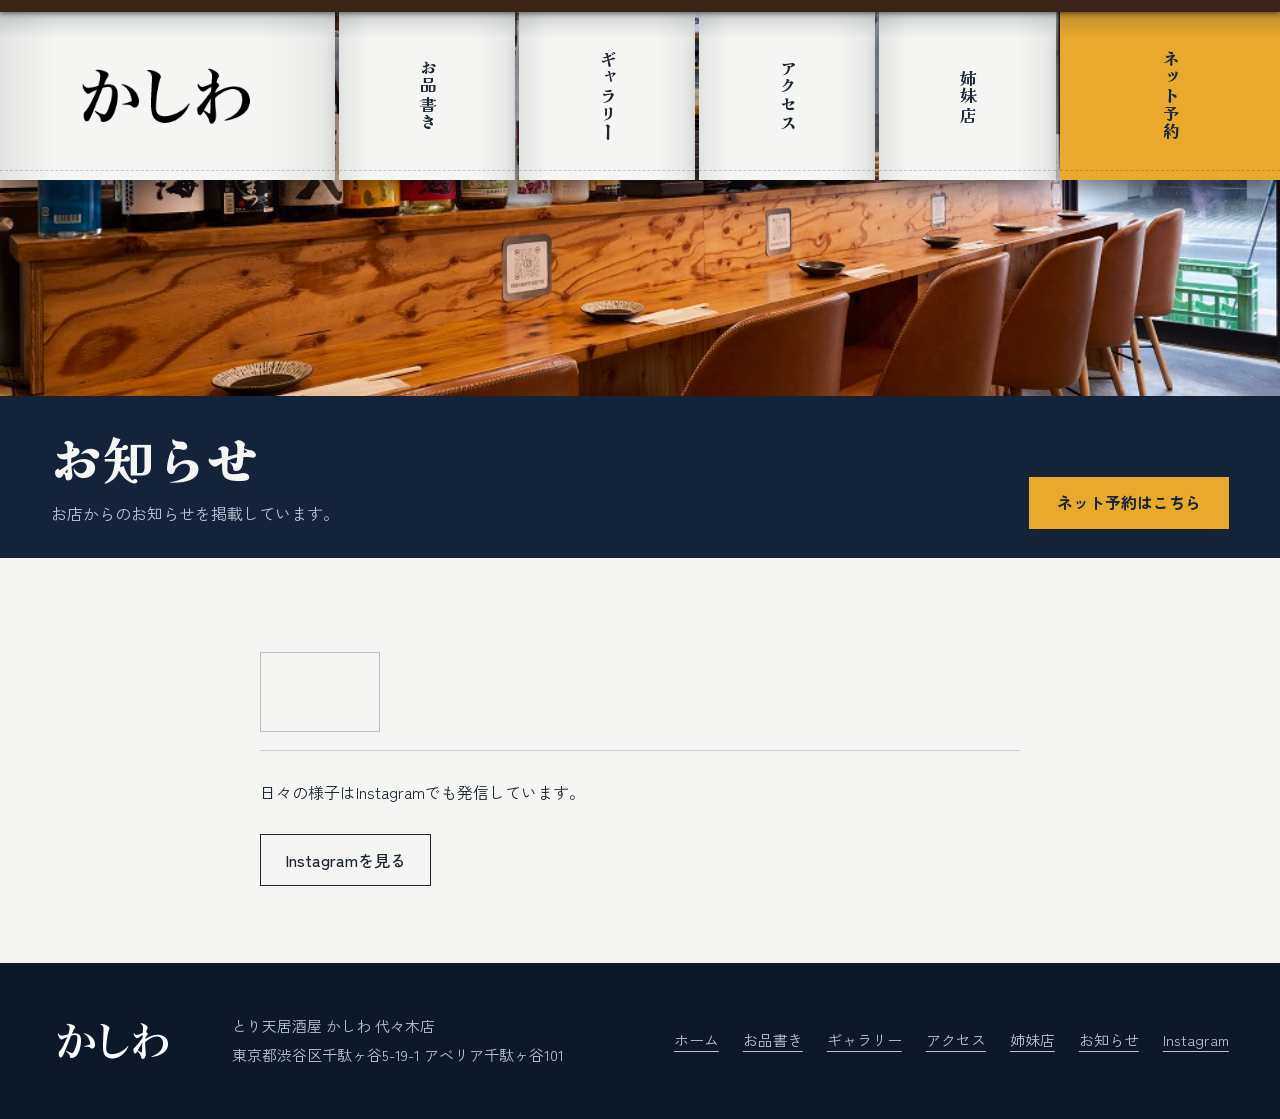
<file: news.html>
<!doctype html>
<html lang="ja">
<head>
<meta charset="utf-8">
<meta name="robots" content="noindex, nofollow">
<meta name="viewport" content="width=device-width, initial-scale=1">
<link rel="icon" type="image/x-icon" href="https://kashiwa-group.com/img/favicon.ico">
<link rel="preconnect" href="https://fonts.googleapis.com">
<link rel="preconnect" href="https://fonts.gstatic.com" crossorigin>
<link href="https://fonts.googleapis.com/css2?family=Kaisei+Tokumin:wght@500;700;800&family=Zen+Kaku+Gothic+New:wght@400;500;700&display=swap" rel="stylesheet">
<link rel="stylesheet" href="css/site.css">
<title>お知らせ｜とり天居酒屋 かしわ 代々木店</title>
<meta name="description" content="とり天居酒屋かしわ 代々木店からのお知らせです。">
<meta property="og:title" content="お知らせ｜とり天居酒屋 かしわ 代々木店">
<meta property="og:type" content="website">
<meta property="og:image" content="https://kashiwa-group.com/img/og.png">
<script src="https://static.ccmphp.com/fetch/1.0.0/news.js"></script>
</head>
<body id="top">

<div class="bar" id="bar">
  <a class="bar__logo" href="index.html"><img src="img/logo_w.png" alt="かしわ" width="250" height="120"></a>
  <nav class="bar__links" aria-label="サイト内メニュー">
    <a href="menu.html">お品書き</a>
    <a href="gallery.html">ギャラリー</a>
    <a href="access.html">アクセス</a>
    <a href="sister.html">姉妹店</a>
    <a href="news.html" aria-current="page">お知らせ</a>
  </nav>
  <a class="btn-reserve" href="access.html" data-reserve>ネット予約はこちら</a>
  <button class="bar__menu" type="button" data-open-nav>メニュー</button>
</div>

<header class="hero hero--sub">
  <div class="hero__stage">
    <img class="hero__photo" style="--focus:50% 55%" src="img/ga12.jpg" alt="日本酒が並ぶカウンター席" width="1000" height="667" fetchpriority="high">
    <nav class="noren" aria-label="メインメニュー">
      <a class="noren__panel noren__panel--logo" style="--i:0" href="index.html"><img src="img/logo.png" alt="かしわ ホームへ" width="250" height="120"></a>
      <a class="noren__panel noren__panel--link" style="--i:1" href="menu.html"><span class="noren__label">お品書き</span></a>
      <a class="noren__panel noren__panel--link" style="--i:2" href="gallery.html"><span class="noren__label">ギャラリー</span></a>
      <a class="noren__panel noren__panel--link" style="--i:3" href="access.html"><span class="noren__label">アクセス</span></a>
      <a class="noren__panel noren__panel--link" style="--i:4" href="sister.html"><span class="noren__label">姉妹店</span></a>
      <button class="noren__panel noren__menu" style="--i:1" type="button" data-open-nav><span class="noren__label">メニュー</span></button>
      <a class="noren__panel noren__panel--reserve" style="--i:5" href="access.html" data-reserve><span class="noren__label">ネット予約</span></a>
    </nav>
  </div>
  <div class="hero__band">
    <div>
      <h1 class="hero__title">お知らせ</h1>
      <p class="hero__lead">お店からのお知らせを掲載しています。</p>
    </div>
    <div class="hero__side">
      <a class="btn-reserve" href="access.html" data-reserve>ネット予約はこちら</a>
    </div>
  </div>
</header>

<main>
  <section class="news" aria-label="お知らせ一覧">
    <div class="news__inner">
      <div class="CMS-NEWS-INDEX" cms-news-limit="10" cms-store-id="4526">
        <div class="CMS-NEWS-ITEM"><img class="CMS-NEWS-THUMBNAIL" alt="">
          <div class="CMS-NEWS-TIME"></div>
          <div class="CMS-NEWS-LINK"></div>
        </div>
      </div>
      <p>日々の様子はInstagramでも発信しています。</p>
      <a class="btn-line" href="https://www.instagram.com/kashiwayoyogiten/?hl=ja" target="_blank" rel="noopener noreferrer">Instagramを見る</a>
    </div>
  </section>
</main>

<footer class="foot">
  <img src="img/logo_w.png" alt="かしわ" width="250" height="120" loading="lazy">
  <p>とり天居酒屋 かしわ 代々木店<br>東京都渋谷区千駄ヶ谷5-19-1 アベリア千駄ヶ谷101</p>
  <div class="foot__nav">
    <a href="index.html">ホーム</a>
    <a href="menu.html">お品書き</a>
    <a href="gallery.html">ギャラリー</a>
    <a href="access.html">アクセス</a>
    <a href="sister.html">姉妹店</a>
    <a href="news.html">お知らせ</a>
    <a href="https://www.instagram.com/kashiwayoyogiten/?hl=ja" target="_blank" rel="noopener noreferrer">Instagram</a>
  </div>
</footer>

<div class="dock">
  <a class="dock__tel" href="tel:080-4570-8673">電話する</a>
  <a class="dock__reserve" href="access.html" data-reserve>ネット予約はこちら</a>
</div>

<dialog id="reserveDialog" aria-labelledby="reserve-title">
  <div class="dlg">
    <h2 id="reserve-title">ネット予約は準備中です</h2>
    <p>お電話でご予約いただけます。</p>
    <div class="dlg__actions">
      <a class="btn-reserve" href="tel:080-4570-8673">電話する 080-4570-8673</a>
      <button class="btn-line dlg__close" type="button" data-close>閉じる</button>
    </div>
  </div>
</dialog>

<dialog id="navDialog" aria-label="メニュー">
  <div class="nav-top"><button class="dlg__close" type="button" data-close>閉じる</button></div>
  <nav class="nav-list">
    <a href="index.html">ホーム</a>
    <a href="menu.html">お品書き</a>
    <a href="gallery.html">ギャラリー</a>
    <a href="access.html">アクセス</a>
    <a href="sister.html">姉妹店</a>
    <a href="news.html">お知らせ</a>
  </nav>
</dialog>

<script src="js/site.js"></script>
</body>
</html>
</file>
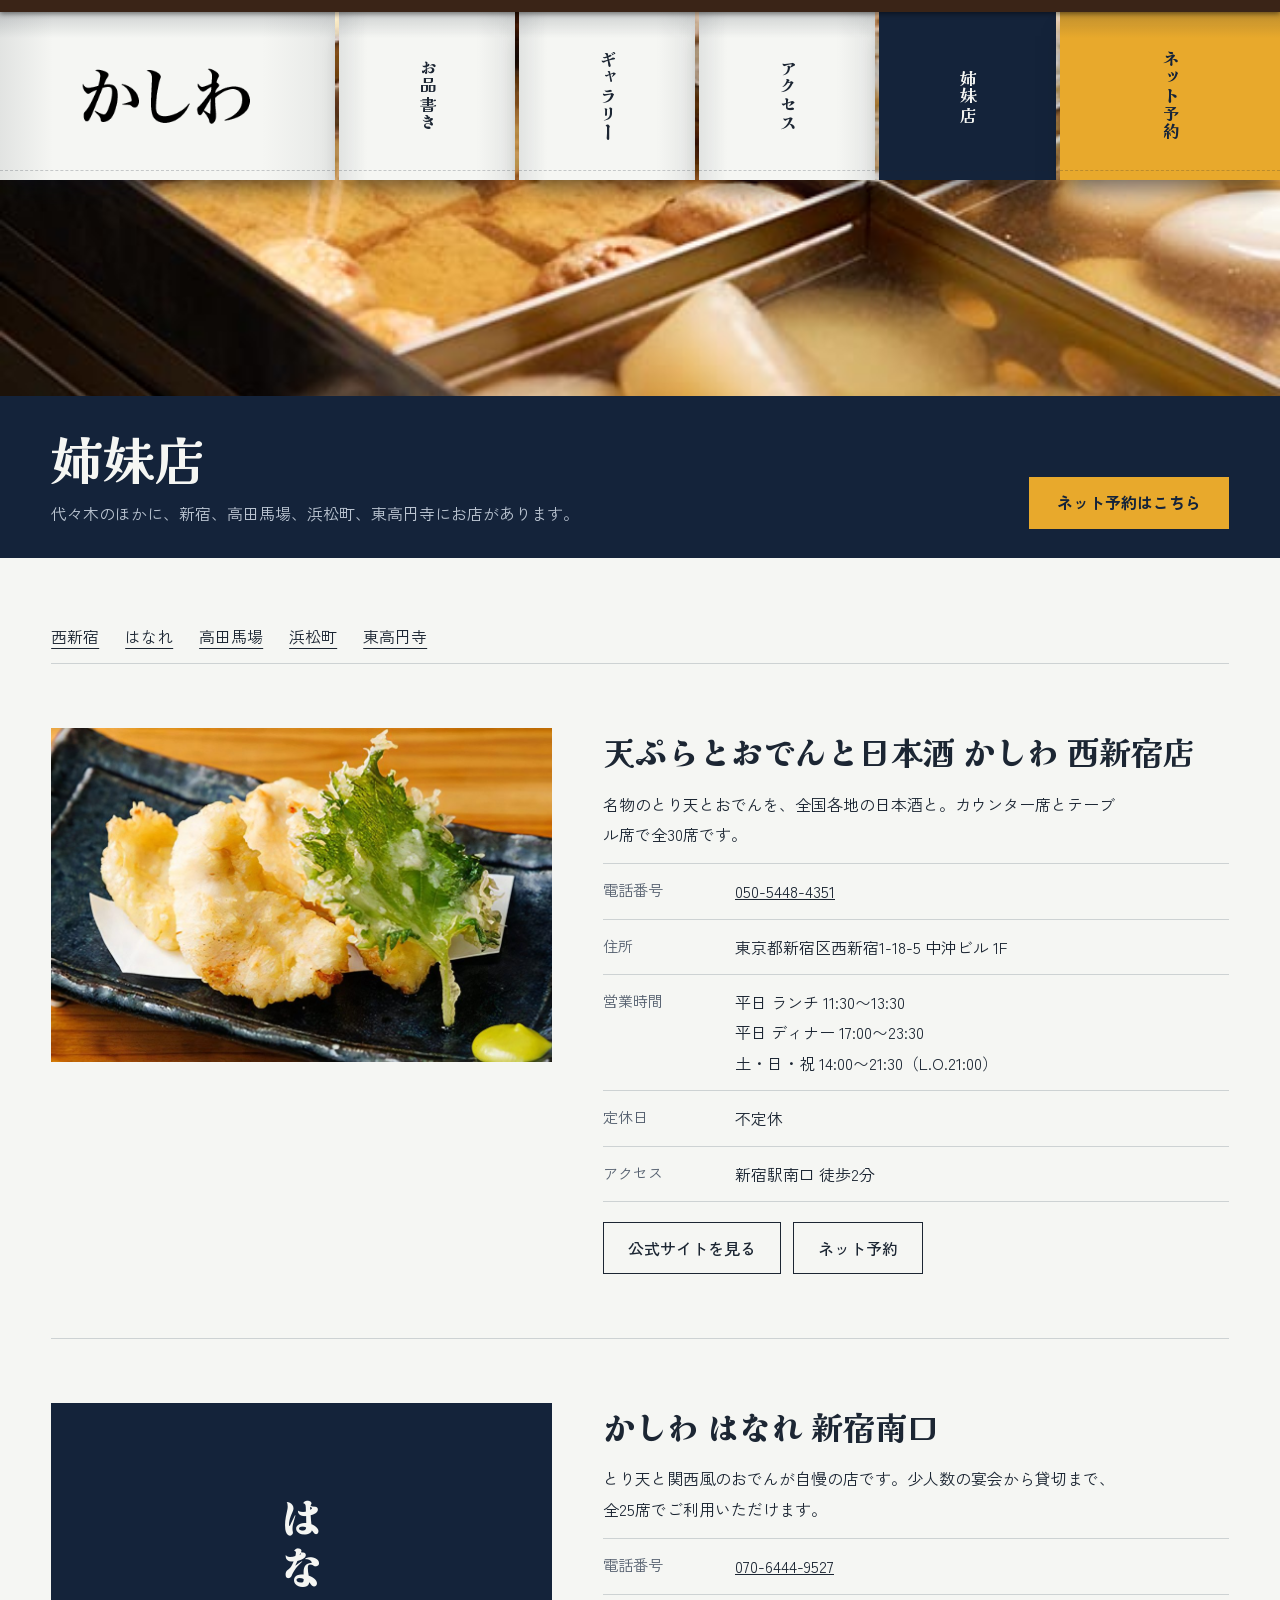
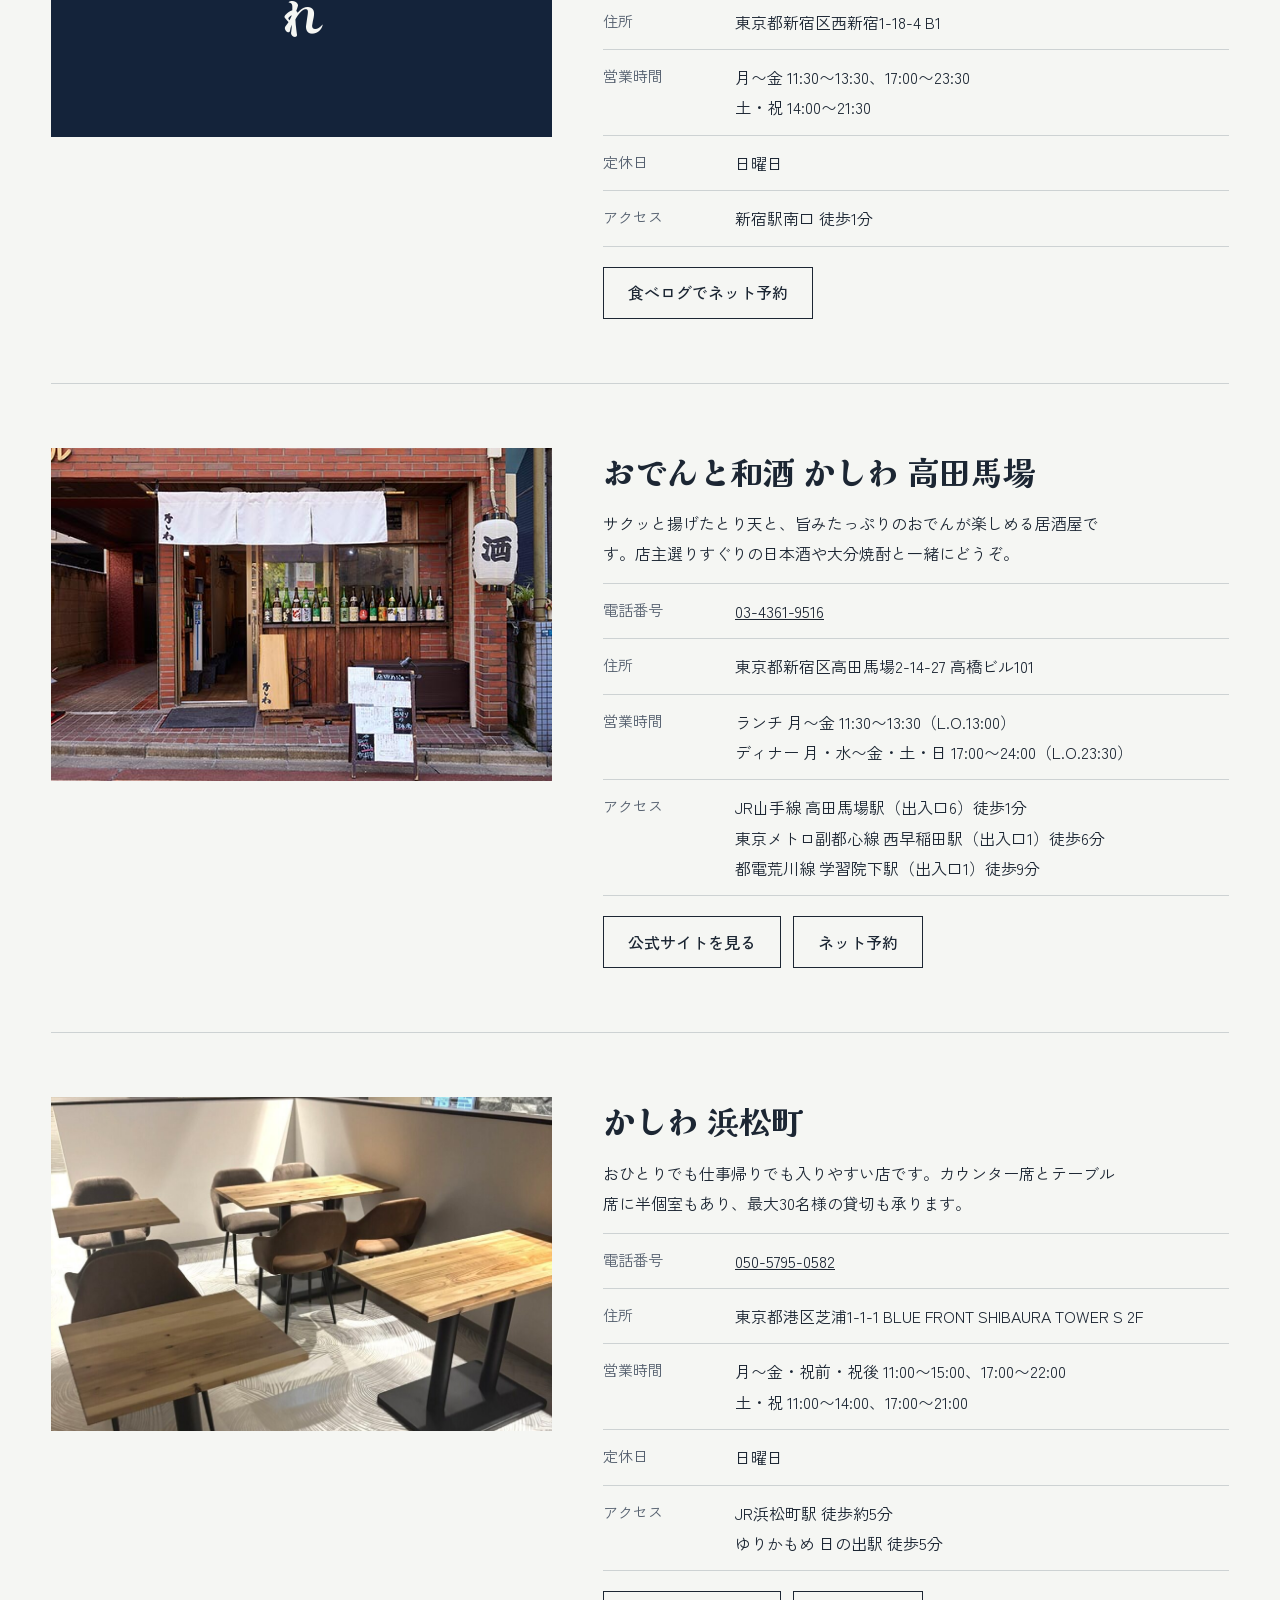
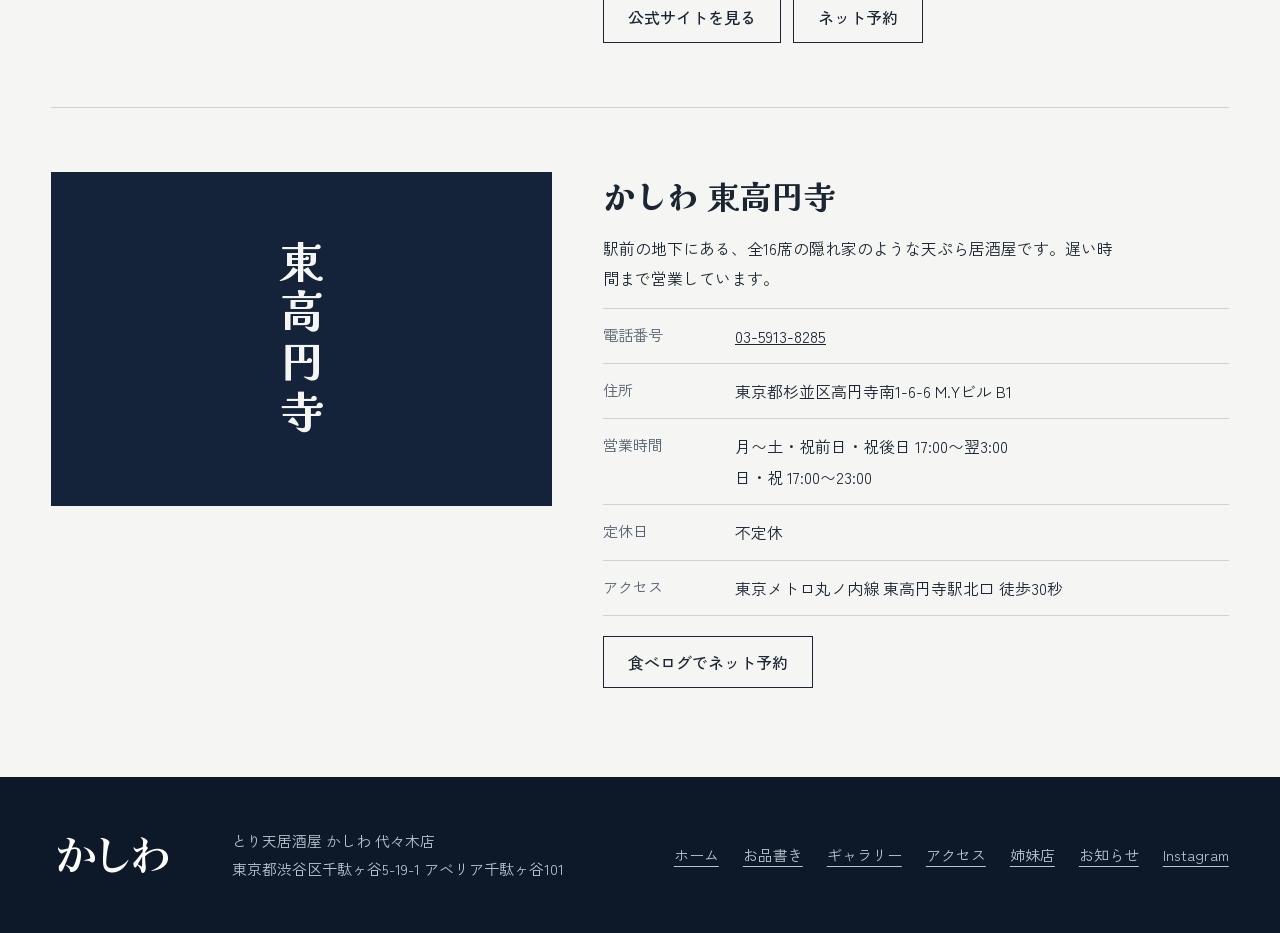
<file: sister.html>
<!doctype html>
<html lang="ja">
<head>
<meta charset="utf-8">
<meta name="robots" content="noindex, nofollow">
<meta name="viewport" content="width=device-width, initial-scale=1">
<link rel="icon" type="image/x-icon" href="https://kashiwa-group.com/img/favicon.ico">
<link rel="preconnect" href="https://fonts.googleapis.com">
<link rel="preconnect" href="https://fonts.gstatic.com" crossorigin>
<link href="https://fonts.googleapis.com/css2?family=Kaisei+Tokumin:wght@500;700;800&family=Zen+Kaku+Gothic+New:wght@400;500;700&display=swap" rel="stylesheet">
<link rel="stylesheet" href="css/site.css">
<title>姉妹店｜とり天居酒屋 かしわ 代々木店</title>
<meta name="description" content="かしわの姉妹店、西新宿、はなれ 新宿南口、高田馬場、浜松町、東高円寺の店舗情報です。">
<meta property="og:title" content="姉妹店｜とり天居酒屋 かしわ 代々木店">
<meta property="og:type" content="website">
<meta property="og:image" content="https://kashiwa-group.com/img/og.png">
</head>
<body id="top">

<div class="bar" id="bar">
  <a class="bar__logo" href="index.html"><img src="img/logo_w.png" alt="かしわ" width="250" height="120"></a>
  <nav class="bar__links" aria-label="サイト内メニュー">
    <a href="menu.html">お品書き</a>
    <a href="gallery.html">ギャラリー</a>
    <a href="access.html">アクセス</a>
    <a href="sister.html" aria-current="page">姉妹店</a>
    <a href="news.html">お知らせ</a>
  </nav>
  <a class="btn-reserve" href="access.html" data-reserve>ネット予約はこちら</a>
  <button class="bar__menu" type="button" data-open-nav>メニュー</button>
</div>

<header class="hero hero--sub">
  <div class="hero__stage">
    <img class="hero__photo" style="--focus:50% 62%" src="img/special03.jpg" alt="仕切り鍋で煮えるおでん" width="1000" height="667" fetchpriority="high">
    <nav class="noren" aria-label="メインメニュー">
      <a class="noren__panel noren__panel--logo" style="--i:0" href="index.html"><img src="img/logo.png" alt="かしわ ホームへ" width="250" height="120"></a>
      <a class="noren__panel noren__panel--link" style="--i:1" href="menu.html"><span class="noren__label">お品書き</span></a>
      <a class="noren__panel noren__panel--link" style="--i:2" href="gallery.html"><span class="noren__label">ギャラリー</span></a>
      <a class="noren__panel noren__panel--link" style="--i:3" href="access.html"><span class="noren__label">アクセス</span></a>
      <a class="noren__panel noren__panel--link" style="--i:4" href="sister.html" aria-current="page"><span class="noren__label">姉妹店</span></a>
      <button class="noren__panel noren__menu" style="--i:1" type="button" data-open-nav><span class="noren__label">メニュー</span></button>
      <a class="noren__panel noren__panel--reserve" style="--i:5" href="access.html" data-reserve><span class="noren__label">ネット予約</span></a>
    </nav>
  </div>
  <div class="hero__band">
    <div>
      <h1 class="hero__title">姉妹店</h1>
      <p class="hero__lead">代々木のほかに、新宿、高田馬場、浜松町、東高円寺にお店があります。</p>
    </div>
    <div class="hero__side">
      <a class="btn-reserve" href="access.html" data-reserve>ネット予約はこちら</a>
    </div>
  </div>
</header>

<main>
  <div class="shops">
    <nav class="shops__jump" aria-label="店舗へ移動"><a href="#nishishinjuku">西新宿</a><a href="#hanare">はなれ</a><a href="#takadanobaba">高田馬場</a><a href="#hamamatsucho">浜松町</a><a href="#higashikoenji">東高円寺</a></nav>
    <article class="shop" id="nishishinjuku">
      <img class="shop__photo" src="img/shop_nishishinjuku.jpg" alt="大葉を添えたとり天" width="1000" height="667" loading="lazy">
      <div class="shop__body">
        <h2>天ぷらとおでんと日本酒 かしわ 西新宿店</h2>
        <p>名物のとり天とおでんを、全国各地の日本酒と。カウンター席とテーブル席で全30席です。</p>
        <dl class="info info--light">
          <div><dt>電話番号</dt><dd><a href="tel:050-5448-4351">050-5448-4351</a></dd></div>
          <div><dt>住所</dt><dd>東京都新宿区西新宿1-18-5 中沖ビル 1F</dd></div>
          <div><dt>営業時間</dt><dd>平日 ランチ 11:30〜13:30<br>平日 ディナー 17:00〜23:30<br>土・日・祝 14:00〜21:30（L.O.21:00）</dd></div>
          <div><dt>定休日</dt><dd>不定休</dd></div>
          <div><dt>アクセス</dt><dd>新宿駅南口 徒歩2分</dd></div>
        </dl>
        <div class="link-row">
          <a class="btn-line" href="https://kashiwa-shinjuku.com/" target="_blank" rel="noopener noreferrer">公式サイトを見る</a>
          <a class="btn-line" href="https://yoyaku.tabelog.com/yoyaku/net_booking_form/index?rcd=13290053" target="_blank" rel="noopener noreferrer">ネット予約</a>
        </div>
      </div>
    </article>
    <article class="shop" id="hanare">
      <div class="shop__mark" aria-hidden="true"><span>はなれ</span></div>
      <div class="shop__body">
        <h2>かしわ はなれ 新宿南口</h2>
        <p>とり天と関西風のおでんが自慢の店です。少人数の宴会から貸切まで、全25席でご利用いただけます。</p>
        <dl class="info info--light">
          <div><dt>電話番号</dt><dd><a href="tel:070-6444-9527">070-6444-9527</a></dd></div>
          <div><dt>住所</dt><dd>東京都新宿区西新宿1-18-4 B1</dd></div>
          <div><dt>営業時間</dt><dd>月〜金 11:30〜13:30、17:00〜23:30<br>土・祝 14:00〜21:30</dd></div>
          <div><dt>定休日</dt><dd>日曜日</dd></div>
          <div><dt>アクセス</dt><dd>新宿駅南口 徒歩1分</dd></div>
        </dl>
        <div class="link-row">
          <a class="btn-line" href="https://tabelog.com/tokyo/A1304/A130401/13302056/" target="_blank" rel="noopener noreferrer">食べログでネット予約</a>
        </div>
      </div>
    </article>
    <article class="shop" id="takadanobaba">
      <img class="shop__photo" src="img/store2.jpg" alt="高田馬場店の外観" width="1000" height="667" loading="lazy">
      <div class="shop__body">
        <h2>おでんと和酒 かしわ 高田馬場</h2>
        <p>サクッと揚げたとり天と、旨みたっぷりのおでんが楽しめる居酒屋です。店主選りすぐりの日本酒や大分焼酎と一緒にどうぞ。</p>
        <dl class="info info--light">
          <div><dt>電話番号</dt><dd><a href="tel:03-4361-9516">03-4361-9516</a></dd></div>
          <div><dt>住所</dt><dd>東京都新宿区高田馬場2-14-27 高橋ビル101</dd></div>
          <div><dt>営業時間</dt><dd>ランチ 月〜金 11:30〜13:30（L.O.13:00）<br>ディナー 月・水〜金・土・日 17:00〜24:00（L.O.23:30）</dd></div>
          <div><dt>アクセス</dt><dd>JR山手線 高田馬場駅（出入口6）徒歩1分<br>東京メトロ副都心線 西早稲田駅（出入口1）徒歩6分<br>都電荒川線 学習院下駅（出入口1）徒歩9分</dd></div>
        </dl>
        <div class="link-row">
          <a class="btn-line" href="https://kashiwa-takadanobaba.com/" target="_blank" rel="noopener noreferrer">公式サイトを見る</a>
          <a class="btn-line" href="https://yoyaku.tabelog.com/yoyaku/net_booking_form/index?rcd=13254672" target="_blank" rel="noopener noreferrer">ネット予約</a>
        </div>
      </div>
    </article>
    <article class="shop" id="hamamatsucho">
      <img class="shop__photo" src="img/shop_hamamatsucho.jpg" alt="テーブル席が並ぶ店内" width="1000" height="667" loading="lazy">
      <div class="shop__body">
        <h2>かしわ 浜松町</h2>
        <p>おひとりでも仕事帰りでも入りやすい店です。カウンター席とテーブル席に半個室もあり、最大30名様の貸切も承ります。</p>
        <dl class="info info--light">
          <div><dt>電話番号</dt><dd><a href="tel:050-5795-0582">050-5795-0582</a></dd></div>
          <div><dt>住所</dt><dd>東京都港区芝浦1-1-1 BLUE FRONT SHIBAURA TOWER S 2F</dd></div>
          <div><dt>営業時間</dt><dd>月〜金・祝前・祝後 11:00〜15:00、17:00〜22:00<br>土・祝 11:00〜14:00、17:00〜21:00</dd></div>
          <div><dt>定休日</dt><dd>日曜日</dd></div>
          <div><dt>アクセス</dt><dd>JR浜松町駅 徒歩約5分<br>ゆりかもめ 日の出駅 徒歩5分</dd></div>
        </dl>
        <div class="link-row">
          <a class="btn-line" href="https://kashiwa-hamamatsucho.com/" target="_blank" rel="noopener noreferrer">公式サイトを見る</a>
          <a class="btn-line" href="https://yoyaku.tabelog.com/yoyaku/net_booking_form/index?rcd=13313579" target="_blank" rel="noopener noreferrer">ネット予約</a>
        </div>
      </div>
    </article>
    <article class="shop" id="higashikoenji">
      <div class="shop__mark" aria-hidden="true"><span>東高円寺</span></div>
      <div class="shop__body">
        <h2>かしわ 東高円寺</h2>
        <p>駅前の地下にある、全16席の隠れ家のような天ぷら居酒屋です。遅い時間まで営業しています。</p>
        <dl class="info info--light">
          <div><dt>電話番号</dt><dd><a href="tel:03-5913-8285">03-5913-8285</a></dd></div>
          <div><dt>住所</dt><dd>東京都杉並区高円寺南1-6-6 M.Yビル B1</dd></div>
          <div><dt>営業時間</dt><dd>月〜土・祝前日・祝後日 17:00〜翌3:00<br>日・祝 17:00〜23:00</dd></div>
          <div><dt>定休日</dt><dd>不定休</dd></div>
          <div><dt>アクセス</dt><dd>東京メトロ丸ノ内線 東高円寺駅北口 徒歩30秒</dd></div>
        </dl>
        <div class="link-row">
          <a class="btn-line" href="https://tabelog.com/tokyo/A1319/A131904/13299542/" target="_blank" rel="noopener noreferrer">食べログでネット予約</a>
        </div>
      </div>
    </article>
  </div>
</main>

<footer class="foot">
  <img src="img/logo_w.png" alt="かしわ" width="250" height="120" loading="lazy">
  <p>とり天居酒屋 かしわ 代々木店<br>東京都渋谷区千駄ヶ谷5-19-1 アベリア千駄ヶ谷101</p>
  <div class="foot__nav">
    <a href="index.html">ホーム</a>
    <a href="menu.html">お品書き</a>
    <a href="gallery.html">ギャラリー</a>
    <a href="access.html">アクセス</a>
    <a href="sister.html">姉妹店</a>
    <a href="news.html">お知らせ</a>
    <a href="https://www.instagram.com/kashiwayoyogiten/?hl=ja" target="_blank" rel="noopener noreferrer">Instagram</a>
  </div>
</footer>

<div class="dock">
  <a class="dock__tel" href="tel:080-4570-8673">電話する</a>
  <a class="dock__reserve" href="access.html" data-reserve>ネット予約はこちら</a>
</div>

<dialog id="reserveDialog" aria-labelledby="reserve-title">
  <div class="dlg">
    <h2 id="reserve-title">ネット予約は準備中です</h2>
    <p>お電話でご予約いただけます。</p>
    <div class="dlg__actions">
      <a class="btn-reserve" href="tel:080-4570-8673">電話する 080-4570-8673</a>
      <button class="btn-line dlg__close" type="button" data-close>閉じる</button>
    </div>
  </div>
</dialog>

<dialog id="navDialog" aria-label="メニュー">
  <div class="nav-top"><button class="dlg__close" type="button" data-close>閉じる</button></div>
  <nav class="nav-list">
    <a href="index.html">ホーム</a>
    <a href="menu.html">お品書き</a>
    <a href="gallery.html">ギャラリー</a>
    <a href="access.html">アクセス</a>
    <a href="sister.html">姉妹店</a>
    <a href="news.html">お知らせ</a>
  </nav>
</dialog>

<script src="js/site.js"></script>
</body>
</html>
</file>
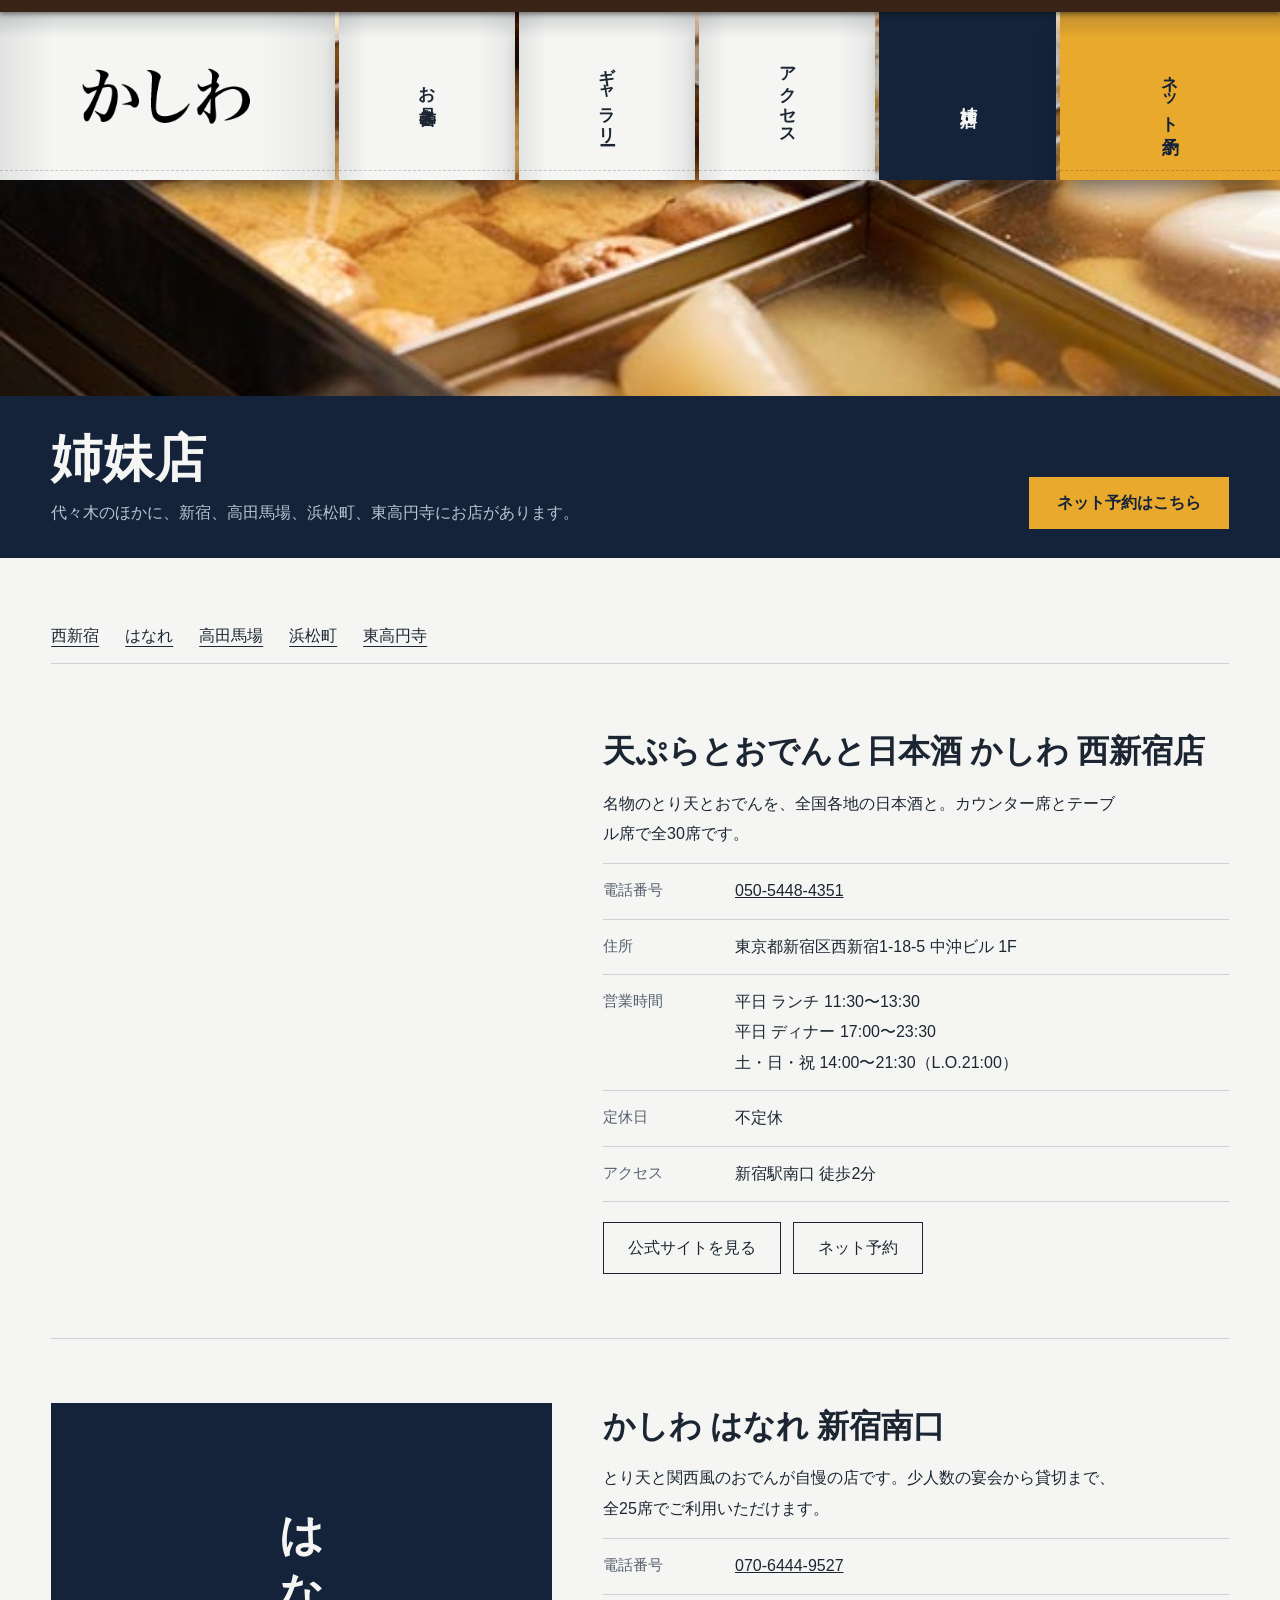
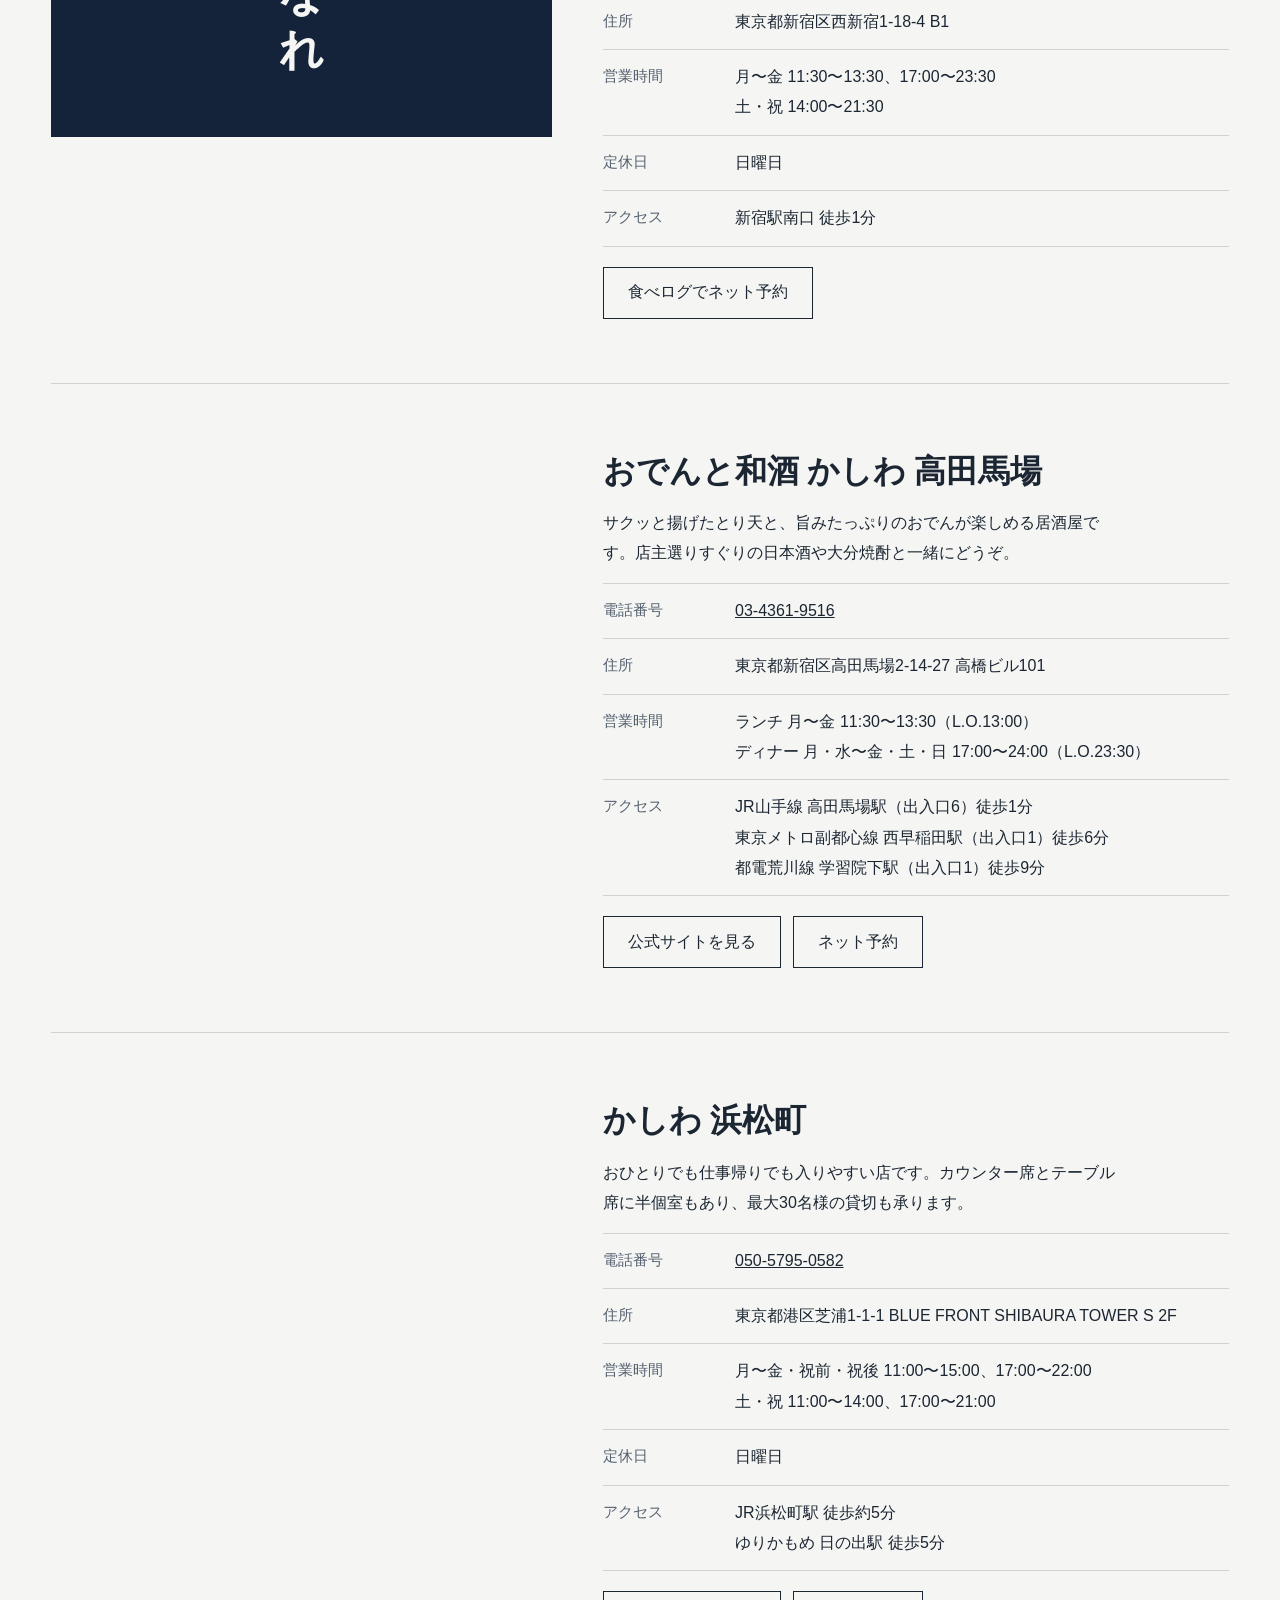
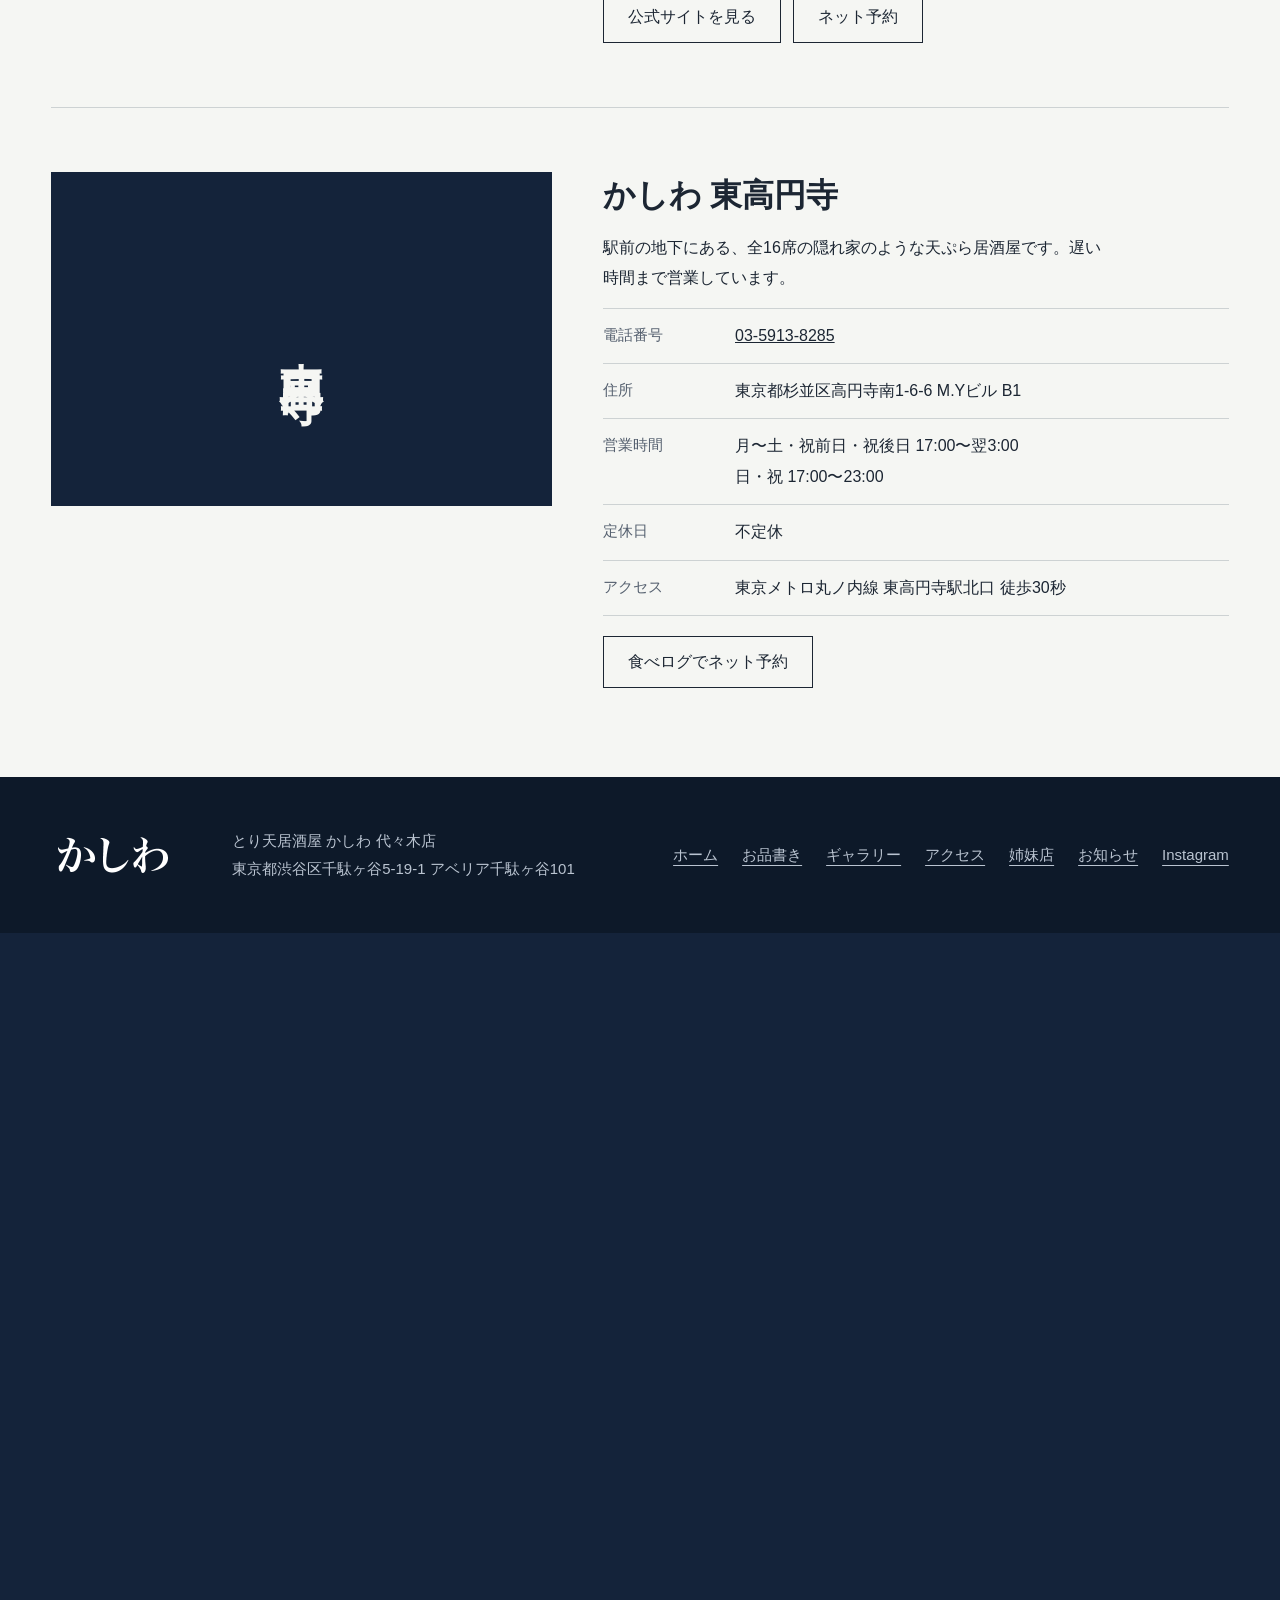
<file: sister_access.html>
<!doctype html>
<html lang="ja">
<head>
<meta charset="utf-8">
<meta name="robots" content="noindex, nofollow">
<title>姉妹店｜とり天居酒屋 かしわ 代々木店</title>
<meta http-equiv="refresh" content="0; url=sister.html">
<link rel="canonical" href="sister.html">
</head>
<body><p><a href="sister.html">姉妹店のページへ移動します</a></p></body>
</html>
</file>
<file: css/site.css>
:root{
  --ai:#14233A;        /* 藍：地の色 */
  --ai-deep:#0D1929;   /* 濃藍：フッター */
  --ai-line:#34465F;   /* 藍の罫線 */
  --nuno:#F5F6F3;      /* 白布：暖簾と明るい面 */
  --dashi:#E8A92C;     /* 出汁の黄金色：予約だけに使う */
  --sumi:#1C2633;      /* 本文の墨色 */
  --nezu:#55606F;      /* 明るい面の補足文字 */
  --kasumi:#BAC4D1;    /* 藍の上の補足文字 */
  --display:"Kaisei Tokumin","Hiragino Mincho ProN","Yu Mincho",serif;
  --body:"Zen Kaku Gothic New","Hiragino Sans","Yu Gothic",sans-serif;
  --gutter:clamp(16px,4vw,56px);
}
*,*::before,*::after{box-sizing:border-box}
html{scroll-behavior:smooth;scroll-padding-top:76px;-webkit-text-size-adjust:100%}
body{margin:0;background:var(--ai);color:var(--sumi);font-family:var(--body);font-size:16px;line-height:1.9;font-feature-settings:"palt";overflow-x:hidden}
img{display:block;max-width:100%;height:auto}
a{color:inherit}
h1,h2,h3,p,dl,dd,ul{margin:0;padding:0}
h3 span{display:inline-block}
ul{list-style:none}
:focus-visible{outline:3px solid var(--dashi);outline-offset:3px}
.tate{writing-mode:vertical-rl;text-orientation:upright}
.tcy{text-combine-upright:all}

/* 予約ボタン */
.btn-reserve{display:inline-flex;align-items:center;justify-content:center;min-height:52px;padding:0 28px;background:var(--dashi);color:var(--ai);font-weight:700;text-decoration:none;border:0;font-family:var(--body);font-size:16px;cursor:pointer;transition:background-color .2s}
.btn-reserve:hover{background:#F5BE4E}
.btn-line{display:inline-flex;align-items:center;justify-content:center;min-height:52px;padding:0 24px;border:1px solid currentColor;font-weight:500;text-decoration:none;transition:background-color .2s,color .2s}

/* ファーストビュー */
.hero{min-height:100svh;display:grid;grid-template-rows:1fr auto;position:relative}
.hero__stage{position:relative;overflow:hidden;min-height:420px}
.hero__photo{position:absolute;inset:0;width:100%;height:100%;object-fit:cover;object-position:50% 4%}

/* 暖簾ナビ */
.noren{position:absolute;inset:0 0 auto 0;display:grid;grid-template-columns:1.9fr repeat(4,1fr) 1.25fr;gap:4px;height:clamp(170px,25vh,240px);padding-top:12px;z-index:2}
.noren::before{content:"";position:absolute;inset:0 0 auto 0;height:12px;background:#3A2417;box-shadow:0 2px 5px rgba(0,0,0,.45);z-index:2}
.noren__panel{position:relative;display:flex;align-items:center;justify-content:center;color:var(--sumi);text-decoration:none;
  background:
    linear-gradient(90deg,rgba(28,38,51,.09),rgba(28,38,51,0) 16%,rgba(28,38,51,0) 78%,rgba(28,38,51,.07)),
    linear-gradient(180deg,rgba(28,38,51,.18),rgba(28,38,51,0) 26px),
    var(--nuno);
  box-shadow:0 16px 22px -8px rgba(8,14,24,.55);
  transform-origin:50% 0;
  transition:transform .4s cubic-bezier(.3,1.5,.5,1);
  animation:hang 1.15s cubic-bezier(.25,.8,.3,1) both;
  animation-delay:calc(var(--i)*70ms + 120ms)}
.noren__panel::after{content:"";position:absolute;inset:auto 0 9px 0;border-bottom:1px dashed rgba(28,38,51,.22)}
.noren__panel:hover,.noren__panel:focus-visible{transform:translateY(-16px) skewX(-1.6deg)}
.noren__panel:focus-visible{outline-offset:-6px}
.noren__label{writing-mode:vertical-rl;text-orientation:upright;font-family:var(--display);font-weight:700;font-size:clamp(19px,1.7vw,25px);letter-spacing:.2em}
.noren__panel--logo img{width:min(250px,76%)}
.noren__panel--reserve{background:linear-gradient(180deg,rgba(20,35,58,.2),rgba(20,35,58,0) 26px),var(--dashi);color:var(--ai)}
.noren__panel--reserve .noren__label{font-weight:800;letter-spacing:.14em}
.noren__menu{display:none;font:inherit;border:0;cursor:pointer}
@keyframes hang{
  0%{transform:translateY(-104%)}
  58%{transform:translateY(0) skewX(1.8deg)}
  78%{transform:skewX(-.9deg)}
  100%{transform:none}
}

.hero__band{background:var(--ai);color:var(--nuno);padding:clamp(22px,3.2vh,36px) var(--gutter);display:grid;grid-template-columns:1fr auto;gap:20px 48px;align-items:end}
.hero__name{font-size:15px;color:var(--kasumi);margin-bottom:6px}
.hero__title{font-family:var(--display);font-weight:800;font-size:clamp(29px,4.1vw,60px);line-height:1.32;letter-spacing:.02em}
.hero__title span{display:inline-block}
.hero__side{display:grid;gap:12px;justify-items:start;font-size:15px;line-height:1.7}
.hero__side p{color:var(--kasumi)}

/* 上部の固定バー */
.bar{position:fixed;inset:0 0 auto 0;z-index:20;height:64px;background:var(--ai);border-bottom:1px solid var(--ai-line);color:var(--nuno);display:flex;align-items:center;gap:28px;padding:0 var(--gutter);transform:translateY(-101%);visibility:hidden;transition:transform .3s,visibility .3s}
.bar.is-on{transform:none;visibility:visible}
.bar__logo img{height:38px;width:auto}
.bar__links{display:flex;gap:26px;margin-left:auto;font-size:15px}
.bar__links a{text-decoration:none}
.bar__links a:hover{text-decoration:underline;text-underline-offset:6px}
.bar .btn-reserve{min-height:42px;padding:0 20px;font-size:15px}
.bar__menu{display:none;background:none;border:1px solid var(--ai-line);color:var(--nuno);font:inherit;font-size:14px;min-height:42px;padding:0 14px;cursor:pointer}

/* 共通の見出し */
.h2{font-family:var(--display);font-weight:800;font-size:clamp(30px,3.6vw,50px);line-height:1.35;letter-spacing:.03em}

/* とり天の話 */
.story{background:var(--nuno);display:grid;grid-template-columns:minmax(0,1.25fr) minmax(0,1fr)}
.story__photo{width:100%;height:100%;min-height:520px;object-fit:cover}
.story__body{display:flex;flex-direction:row-reverse;justify-content:flex-end;gap:clamp(28px,4vw,56px);padding:clamp(56px,8vw,112px) var(--gutter);align-items:flex-start}
.story__title{writing-mode:vertical-rl;text-orientation:upright;font-size:clamp(36px,4.2vw,58px);line-height:1.5;letter-spacing:.1em;white-space:nowrap}
.story__text{max-width:27em;display:grid;gap:1.2em}

/* お品書き */
.menu{background:var(--ai);color:var(--nuno);padding:clamp(64px,8vw,112px) 0 clamp(64px,8vw,112px) var(--gutter)}
.menu__layout{display:grid;grid-template-columns:auto minmax(0,1fr);gap:clamp(24px,4vw,64px);align-items:stretch}
.menu__tabs{display:flex;flex-direction:row-reverse;gap:10px;align-items:flex-start;padding-top:26px}
.tanzaku{writing-mode:vertical-rl;text-orientation:upright;font-family:var(--display);font-weight:700;font-size:22px;letter-spacing:.24em;width:64px;min-height:236px;padding:22px 0;border:0;background:#D9DDDD;color:var(--sumi);cursor:pointer;display:flex;align-items:center;justify-content:flex-start;transition:transform .25s,background-color .2s}
.tanzaku[aria-selected="true"]{background:var(--nuno);transform:translateY(26px)}
.tanzaku:hover{background:var(--nuno)}
.menu__panel{display:grid;grid-template-columns:minmax(260px,.82fr) minmax(0,1.5fr);gap:clamp(24px,4vw,56px);align-items:end}
.menu__panel[hidden]{display:none}
.menu__copy{padding-bottom:6px;display:grid;gap:18px;justify-items:start}
.menu__copy h3{font-family:var(--display);font-weight:800;font-size:clamp(25px,2.5vw,34px);line-height:1.45}
.menu__copy p{color:#DCE2E9;max-width:26em}
.menu__panel img{width:100%;aspect-ratio:3/2;max-height:62vh;object-fit:cover;animation:show .3s ease-out}
.menu__copy .btn-line:hover{background:var(--nuno);color:var(--ai)}
@keyframes show{from{opacity:.25}to{opacity:1}}
.menu .h2{margin-bottom:clamp(26px,3vw,42px)}

/* 店内 */
.seats{background:var(--nuno);padding:clamp(64px,8vw,112px) var(--gutter)}
.seats__grid{display:grid;grid-template-columns:repeat(12,minmax(0,1fr));gap:14px}
.seats__intro{grid-column:1/span 5;padding:0 28px 32px 0;display:grid;gap:18px;align-content:start}
.seats__facts{display:grid;grid-template-columns:repeat(4,auto);justify-content:start;gap:8px 30px;margin-top:6px}
.seats__facts div{display:grid}
.seats__facts dt{font-size:14px;color:var(--nezu)}
.seats__facts dd{font-family:var(--display);font-weight:800;font-size:27px;line-height:1.4;white-space:nowrap}
.seats__grid figure{margin:0;overflow:hidden}
.seats__grid figure img{width:100%;height:100%;object-fit:cover}
.seats__a{grid-column:6/-1;grid-row:1/span 2}
.seats__b{grid-column:1/span 5;aspect-ratio:3/2}
.seats__c{grid-column:1/span 4;aspect-ratio:3/2}
.seats__d{grid-column:5/span 4;aspect-ratio:3/2}
.seats__e{grid-column:9/-1;aspect-ratio:3/2}

/* アクセス */
.access{background:var(--ai);color:var(--nuno);display:grid;grid-template-columns:minmax(0,1fr) minmax(0,1.05fr)}
.access__map{min-height:620px;position:relative;background:var(--ai-deep)}
.access__map iframe{position:absolute;inset:0;width:100%;height:100%;border:0}
.access__body{padding:clamp(56px,7vw,96px) var(--gutter)}
.access__addr{margin:14px 0 28px;font-size:17px}
.info{border-top:1px solid var(--ai-line)}
.info div{display:grid;grid-template-columns:7.5em 1fr;gap:12px;padding:12px 0;border-bottom:1px solid var(--ai-line)}
.info dt{color:var(--kasumi);font-size:15px}
.access__cta{display:flex;flex-wrap:wrap;gap:12px;margin-top:30px}
.access__cta .btn-line:hover{background:var(--nuno);color:var(--ai)}

/* 姉妹店 */
.sister{background:var(--nuno);display:grid;grid-template-columns:minmax(0,1fr) minmax(0,1.2fr);align-items:stretch}
.sister__body{padding:clamp(56px,7vw,96px) var(--gutter);display:grid;gap:16px;justify-items:start;align-content:center}
.sister__body h3{font-family:var(--display);font-weight:700;font-size:24px;line-height:1.5}
.sister__meta{color:var(--nezu);font-size:15px;line-height:1.8}
.sister__body .btn-line:hover{background:var(--ai);color:var(--nuno)}
.sister__photos{display:grid;grid-template-columns:1fr 1fr;gap:4px;min-height:400px}
.sister__photos img{width:100%;height:100%;object-fit:cover}

/* フッター */
.foot{background:var(--ai-deep);color:var(--kasumi);padding:48px var(--gutter);display:flex;flex-wrap:wrap;gap:24px 56px;align-items:center;font-size:15px}
.foot img{height:60px;width:auto}
.foot__links{display:flex;flex-wrap:wrap;gap:8px 24px;margin-left:auto}
.foot__links a{text-underline-offset:5px}

/* スマホ下部の予約バー */
.dock{display:none}

/* ダイアログ */
dialog{border:0;padding:0;color:var(--sumi);background:var(--nuno);max-width:min(460px,calc(100vw - 32px))}
dialog::backdrop{background:rgba(9,16,27,.72)}
.dlg{padding:32px 28px 28px;display:grid;gap:14px}
.dlg h2{font-family:var(--display);font-size:24px;font-weight:800;line-height:1.5}
.dlg__actions{display:flex;flex-wrap:wrap;gap:10px;margin-top:8px}
.dlg__close{background:none;font:inherit;cursor:pointer;color:var(--sumi)}
#navDialog{width:100vw;max-width:100vw;height:100dvh;max-height:100dvh;margin:0;background:var(--ai);color:var(--nuno)}
.nav-list{padding:24px var(--gutter);display:grid}
.nav-list a{font-family:var(--display);font-weight:700;font-size:25px;text-decoration:none;padding:15px 0;border-bottom:1px solid var(--ai-line)}
.nav-top{display:flex;justify-content:flex-end;padding:14px var(--gutter) 0}
.nav-top .dlg__close{color:var(--nuno);min-height:44px;border:1px solid var(--ai-line);padding:0 16px}

@media (max-width:1040px){
  .menu__panel{grid-template-columns:1fr}
  .menu__panel img{order:-1}
  .menu{padding-right:var(--gutter)}
  .seats__intro{grid-column:1/-1;padding-right:0}
  .seats__a{grid-column:1/-1;grid-row:auto;aspect-ratio:3/2}
  .seats__b{grid-column:1/span 6}
  .seats__c{grid-column:7/-1}
  .seats__d{grid-column:1/span 6}
  .seats__e{grid-column:7/-1}
  .bar__links{display:none}
  .bar .btn-reserve{margin-left:auto}
  .bar__menu{display:block}
}
@media (max-width:760px){
  html{scroll-padding-top:72px}
  body{padding-bottom:64px}
  .noren{grid-template-columns:1.7fr .8fr 1fr;height:176px;gap:3px}
  .noren__panel--link{display:none}
  .noren__menu{display:flex}
  .noren__label{font-size:17px;letter-spacing:.12em}
  .noren__panel--logo img{width:min(150px,84%)}
  .hero{min-height:calc(100svh - 64px)}
  .hero__stage{min-height:300px}
  .hero__photo{object-position:50% 100%}
  .hero__band{grid-template-columns:1fr;gap:14px}
  .hero__side .btn-reserve{display:none}
  .story{grid-template-columns:1fr}
  .story__photo{min-height:0;aspect-ratio:3/2}
  .story__body{flex-direction:column;gap:20px}
  .story__title{writing-mode:horizontal-tb;white-space:normal;font-size:33px;letter-spacing:.03em}
  .menu__layout{grid-template-columns:1fr}
  .menu__tabs{flex-direction:row;padding-top:0;padding-bottom:0}
  .tanzaku{writing-mode:horizontal-tb;width:auto;flex:1;min-height:52px;padding:0;justify-content:center;letter-spacing:.06em;font-size:18px}
  .tanzaku[aria-selected="true"]{transform:none;box-shadow:inset 0 -4px 0 var(--dashi)}
  .seats__facts{grid-template-columns:repeat(2,auto);gap:10px 40px}
  .access,.sister{grid-template-columns:1fr}
  .access__map{min-height:320px;order:2}
  .sister__photos{min-height:0}
  .sister__photos img{aspect-ratio:3/2}
  .info div{grid-template-columns:6.5em 1fr}
  .foot__links{margin-left:0}
  .dock{position:fixed;inset:auto 0 0 0;z-index:15;display:grid;grid-template-columns:1fr 1.6fr;height:64px;box-shadow:0 -1px 0 var(--ai-line)}
  .dock a{display:flex;align-items:center;justify-content:center;font-weight:700;text-decoration:none}
  .dock__tel{background:var(--ai);color:var(--nuno)}
  .dock__reserve{background:var(--dashi);color:var(--ai)}
  .bar .btn-reserve{display:none}
  .bar__menu{margin-left:auto}
}
@media (prefers-reduced-motion:reduce){
  html{scroll-behavior:auto}
  *,*::before,*::after{animation:none!important;transition:none!important}
}

/* 下層ページの共通部分 */
.hero--sub{min-height:0}
.hero--sub .hero__stage{height:clamp(300px,44vh,400px);min-height:0}
.hero--sub .hero__photo{object-position:var(--focus,50% 50%)}
.hero--sub .noren{height:clamp(156px,20vh,184px)}
.hero--sub .noren__panel{animation:none}
.hero--sub .noren__label{font-size:clamp(16px,1.3vw,19px);letter-spacing:.08em}
.hero--sub .noren__panel--logo img{width:min(190px,62%)}
.noren__panel[aria-current="page"]{background:var(--ai);color:var(--nuno)}
.hero--sub .hero__title{font-size:clamp(32px,4vw,54px)}
.hero__lead{color:var(--kasumi);margin-top:6px}
.link-row{display:flex;flex-wrap:wrap;gap:12px;margin-top:6px}
.seats .btn-line:hover,.sister .btn-line:hover,.store .btn-line:hover,.news .btn-line:hover{background:var(--ai);color:var(--nuno)}
.foot__nav{display:flex;flex-wrap:wrap;gap:8px 24px;margin-left:auto}
.foot__nav a{text-underline-offset:5px}

/* お品書き */
.carte{background:var(--nuno);padding:clamp(36px,5vw,64px) var(--gutter) clamp(64px,8vw,104px)}
.carte__inner{max-width:1120px;margin:0 auto}
.carte__tabs{display:flex;gap:10px;margin-bottom:clamp(28px,4vw,44px)}
.carte__tab{display:flex;align-items:center;justify-content:center;min-height:52px;min-width:124px;padding:0 20px;background:#DDE0E0;color:var(--sumi);font-family:var(--display);font-weight:700;font-size:18px;text-decoration:none;transition:background-color .2s}
.carte__tab:hover{background:#CFD4D5}
.carte__tab[aria-current="page"]{background:var(--ai);color:var(--nuno)}
.carte__jump{position:sticky;top:64px;z-index:5;background:var(--nuno);display:flex;gap:6px 22px;overflow-x:auto;padding:12px 0;margin-bottom:8px;border-bottom:1px solid #CDD2D3;font-size:15px;scrollbar-width:none}
.carte__jump a{white-space:nowrap;text-underline-offset:5px}
.carte__group{display:grid;grid-template-columns:76px minmax(0,1fr);gap:clamp(20px,4vw,56px);padding:clamp(30px,4vw,46px) 0;border-bottom:1px solid #CDD2D3;scroll-margin-top:124px}
.carte__group h2{writing-mode:vertical-rl;text-orientation:upright;font-family:var(--display);font-weight:800;font-size:29px;line-height:1.3;letter-spacing:.12em;margin:0 auto}
.carte__list{columns:2;column-gap:clamp(32px,5vw,72px)}
.carte__list li{display:flex;justify-content:space-between;align-items:baseline;gap:18px;padding:9px 0;border-bottom:1px dotted #AEB5BA;break-inside:avoid}
.carte__price{white-space:nowrap;font-variant-numeric:tabular-nums;font-weight:500}
.carte__note{font-size:15px;color:var(--nezu);margin-bottom:10px;column-span:all}
.signature{display:grid;grid-template-columns:minmax(0,1.2fr) minmax(0,1fr);gap:clamp(24px,4vw,56px);align-items:center;margin-bottom:clamp(30px,4vw,48px)}
.signature img{width:100%;aspect-ratio:3/2;object-fit:cover}
.signature h2{font-family:var(--display);font-weight:800;font-size:clamp(30px,3.6vw,46px);line-height:1.35}
.signature__price{font-family:var(--display);font-weight:800;font-size:clamp(25px,2.6vw,32px);margin:6px 0 12px}
.signature p{max-width:27em}
.signature .btn-reserve{margin-top:20px}

/* ギャラリー */
.album{background:var(--nuno);padding:clamp(48px,6vw,88px) var(--gutter)}
.album__group+.album__group{margin-top:clamp(48px,6vw,80px)}
.album__group h2{font-family:var(--display);font-weight:800;font-size:clamp(26px,2.8vw,36px);margin-bottom:18px}
.album__grid{display:grid;grid-template-columns:repeat(12,minmax(0,1fr));grid-auto-rows:clamp(180px,23vw,340px);gap:10px}
.album__item{display:block;padding:0;border:0;background:none;cursor:zoom-in;overflow:hidden;min-width:0}
.album__item img{width:100%;height:100%;object-fit:cover;transition:transform .35s}
.album__item:hover img{transform:scale(1.03)}
.w4{grid-column:span 4}.w5{grid-column:span 5}.w6{grid-column:span 6}.w7{grid-column:span 7}
#lightbox{width:min(1100px,calc(100vw - 32px));max-width:none;background:var(--ai-deep);color:var(--nuno)}
.lb__photo{width:100%;max-height:74vh;object-fit:contain;background:#000}
.lb__bar{display:flex;align-items:center;gap:10px;padding:12px 16px}
.lb__cap{margin-right:auto;font-size:15px}
.lb__bar button{min-height:44px;padding:0 14px;background:none;border:1px solid var(--ai-line);color:var(--nuno);font:inherit;font-size:14px;cursor:pointer}

/* 店舗情報 */
.info--light{border-top-color:#CDD2D3}
.info--light div{border-bottom-color:#CDD2D3}
.info--light dt{color:var(--nezu)}
.store{background:var(--nuno);padding:clamp(48px,6vw,88px) var(--gutter)}
.store__grid{display:grid;grid-template-columns:minmax(0,1.1fr) minmax(0,1fr);gap:clamp(28px,5vw,72px);align-items:start}
.store__photos{display:grid;grid-template-columns:1fr 1fr;gap:8px}
.store__photos img{width:100%;aspect-ratio:3/2;object-fit:cover}
.store__photos img:first-child{grid-column:1/-1}
.store__body{display:grid;gap:16px}
.store__body h2 span{display:inline-block}
.store__body>p{max-width:30em}
.store__other{margin-top:clamp(40px,5vw,64px);padding-top:28px;border-top:1px solid #CDD2D3;max-width:42em}
.store__other h2{font-family:var(--display);font-weight:800;font-size:24px;margin-bottom:8px}

/* お知らせ */
.news{background:var(--nuno);padding:clamp(48px,6vw,88px) var(--gutter);min-height:38vh}
.news__inner{max-width:760px;margin:0 auto;display:grid;gap:26px;justify-items:start}
.news .CMS-NEWS-INDEX{width:100%}
.news .CMS-NEWS-ITEM{display:grid;grid-template-columns:120px 1fr;gap:4px 20px;padding:18px 0;border-bottom:1px solid #CDD2D3}
.news .CMS-NEWS-THUMBNAIL{grid-row:span 2;width:120px;aspect-ratio:3/2;object-fit:cover}
.news .CMS-NEWS-TIME{font-size:14px;color:var(--nezu)}

@media (max-width:760px){
  .hero--sub .hero__stage{height:250px}
  .hero--sub .noren{height:112px}
  .hero--sub .noren__label{font-size:15px;letter-spacing:.08em}
  .hero--sub .noren__panel--logo img{width:min(116px,74%)}
  .carte__tab{flex:1;min-width:0;padding:0 6px;font-size:16px}
  .carte__group{grid-template-columns:1fr;gap:10px}
  .carte__group h2{writing-mode:horizontal-tb;margin:0;font-size:25px;letter-spacing:.04em}
  .carte__list{columns:1}
  .signature{grid-template-columns:1fr}
  .album__grid{grid-template-columns:1fr 1fr;grid-auto-rows:44vw;gap:6px}
  .w4,.w5,.w6,.w7{grid-column:span 1}
  .album__item.wide{grid-column:1/-1;}
  .store__grid{grid-template-columns:1fr}
  .foot__nav{margin-left:0}
  .news .CMS-NEWS-ITEM{grid-template-columns:88px 1fr}
  .news .CMS-NEWS-THUMBNAIL{width:88px}
}

/* 姉妹店 */
.shops{background:var(--nuno);padding:clamp(32px,4vw,56px) var(--gutter) clamp(56px,7vw,96px)}
.shops__jump{position:sticky;top:64px;z-index:5;background:var(--nuno);display:flex;gap:6px 26px;overflow-x:auto;padding:12px 0;border-bottom:1px solid #CDD2D3;scrollbar-width:none}
.shops__jump a{white-space:nowrap;text-underline-offset:5px}
.shop{display:grid;grid-template-columns:minmax(0,1fr) minmax(0,1.25fr);gap:clamp(24px,4vw,64px);padding:clamp(36px,5vw,64px) 0;border-bottom:1px solid #CDD2D3;scroll-margin-top:112px;align-items:start}
.shop:last-child{border-bottom:0;padding-bottom:0}
.shop__photo{width:100%;aspect-ratio:3/2;object-fit:cover}
.shop__mark{aspect-ratio:3/2;background:var(--ai);color:var(--nuno);display:flex;align-items:center;justify-content:center}
.shop__mark span{writing-mode:vertical-rl;text-orientation:upright;font-family:var(--display);font-weight:800;font-size:clamp(30px,3.4vw,46px);letter-spacing:.14em}
.shop__body{display:grid;gap:14px}
.shop__body h2{font-family:var(--display);font-weight:800;font-size:clamp(24px,2.5vw,33px);line-height:1.45}
.shop__body>p{max-width:32em}
.shop .btn-line:hover{background:var(--ai);color:var(--nuno)}
.sister__list{display:grid;gap:2px}
.sister__list a{text-underline-offset:5px}
@media (max-width:760px){
  .shop{grid-template-columns:1fr}
  .shop__mark{aspect-ratio:5/2}
  .shop__mark span{writing-mode:horizontal-tb;font-size:30px}
}
</file>
